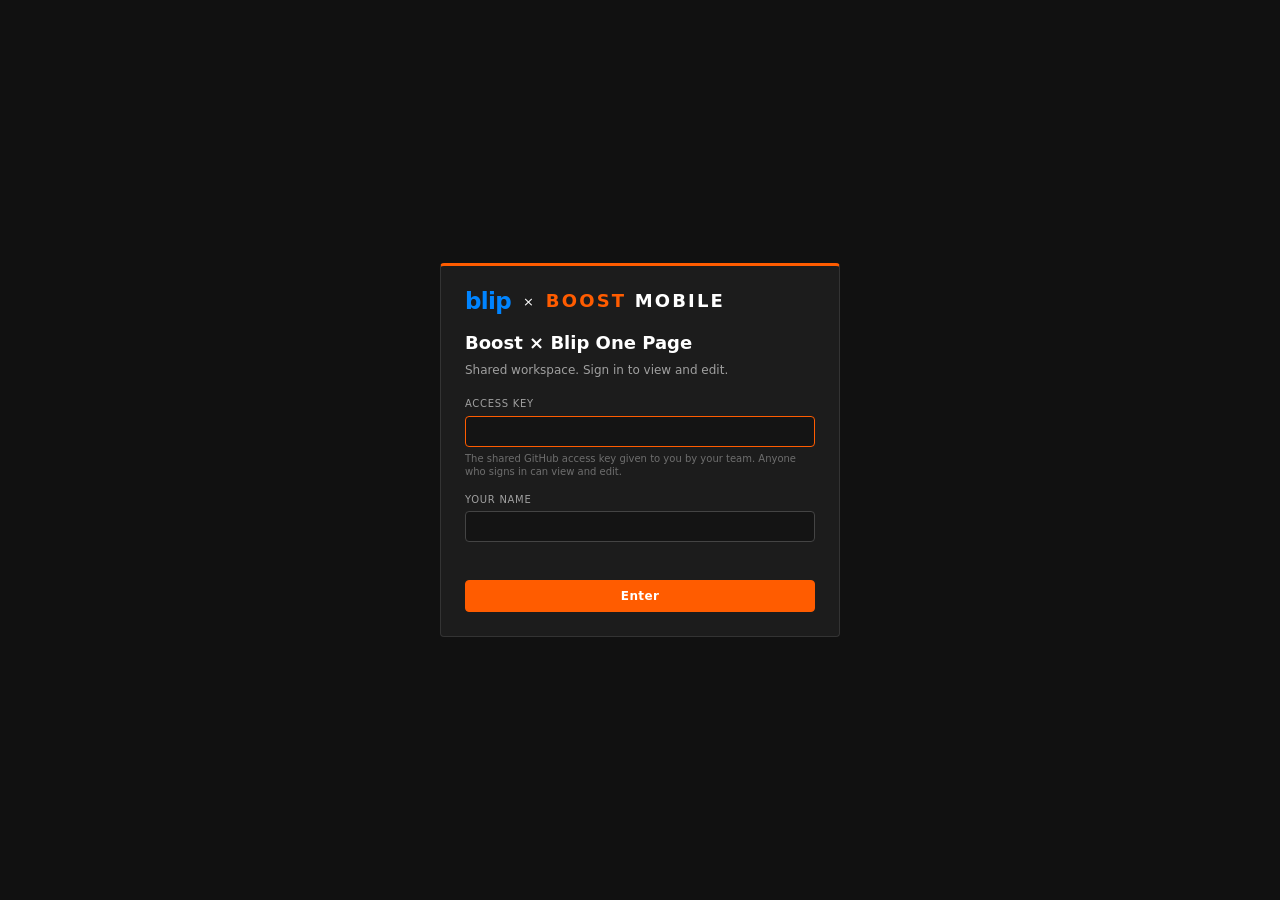
<file: index.html>
<!DOCTYPE html>
<html lang="en">
<head>
<meta charset="utf-8">
<meta name="viewport" content="width=device-width, initial-scale=1, viewport-fit=cover">
<title>Boost Mobile × Blip | Strategic Initiatives + Executive One Page</title>
<link rel="icon" href="data:image/svg+xml,<svg xmlns='http://www.w3.org/2000/svg' viewBox='0 0 100 100'><text y='.9em' font-size='90'>🎯</text></svg>">
<link rel="stylesheet" href="styles.css">
</head>
<body class="mode-display">
<svg width="0" height="0" style="position:absolute" aria-hidden="true"><defs>
  <symbol id="ic-bot" viewBox="0 0 24 24"><rect x="4" y="7" width="16" height="12" rx="3"/><path d="M12 3v4M9 12v1M15 12v1M9.5 16h5M2 12v3M22 12v3"/></symbol>
  <symbol id="ic-target" viewBox="0 0 24 24"><circle cx="12" cy="12" r="9"/><circle cx="12" cy="12" r="5"/><circle cx="12" cy="12" r="1.4"/></symbol>
  <symbol id="ic-loop" viewBox="0 0 24 24"><path d="M20 11a8 8 0 0 0-14.5-4.5M4 13a8 8 0 0 0 14.5 4.5"/><path d="M5 3v4h4M19 21v-4h-4"/></symbol>
  <symbol id="ic-callback" viewBox="0 0 24 24"><path d="M9 14 4 9l5-5"/><path d="M4 9h10a6 6 0 0 1 0 12h-3"/></symbol>
  <symbol id="ic-split" viewBox="0 0 24 24"><path d="M12 21v-8L6 7M12 13l6-6"/><path d="M4 4h5M4 4v5M20 4h-5M20 4v5"/></symbol>
  <symbol id="ic-chat" viewBox="0 0 24 24"><path d="M4 5h16v11H9l-5 4z"/><path d="M8 9h8M8 12h5"/></symbol>
  <symbol id="ic-door" viewBox="0 0 24 24"><path d="M14 3h5v18h-5"/><path d="M3 12h11M10 8l4 4-4 4"/></symbol>
  <symbol id="ic-megaphone" viewBox="0 0 24 24"><path d="M3 10v4h4l8 5V5L7 10z"/><path d="M18.5 9a4 4 0 0 1 0 6"/></symbol>
  <symbol id="ic-bell" viewBox="0 0 24 24"><path d="M6 16v-5a6 6 0 0 1 12 0v5l2 2H4z"/><path d="M10 21h4"/></symbol>
  <symbol id="ic-team" viewBox="0 0 24 24"><circle cx="8" cy="8" r="3"/><circle cx="16" cy="8" r="3"/><path d="M2 20a6 6 0 0 1 12 0M10 20a6 6 0 0 1 12 0"/></symbol>
  <symbol id="ic-catalog" viewBox="0 0 24 24"><rect x="3" y="3" width="7" height="7" rx="1"/><rect x="14" y="3" width="7" height="7" rx="1"/><rect x="3" y="14" width="7" height="7" rx="1"/><rect x="14" y="14" width="7" height="7" rx="1"/></symbol>
  <symbol id="ic-card" viewBox="0 0 24 24"><rect x="2" y="5" width="20" height="14" rx="2"/><path d="M2 10h20M6 15h4"/></symbol>
  <symbol id="ic-users" viewBox="0 0 24 24"><circle cx="10" cy="8" r="4"/><path d="M3 21a7 7 0 0 1 14 0M19 8v6M16 11h6"/></symbol>
  <symbol id="ic-filter" viewBox="0 0 24 24"><path d="M3 4h18l-7 8v7l-4 2v-9z"/></symbol>
  <symbol id="ic-cart" viewBox="0 0 24 24"><path d="M3 4h3l2.5 11h10L21 7H7"/><circle cx="10" cy="19.5" r="1.5"/><circle cx="17" cy="19.5" r="1.5"/></symbol>
  <symbol id="ic-star" viewBox="0 0 24 24"><path d="M12 3l2.7 5.6 6.1.9-4.4 4.3 1 6.1L12 17l-5.4 2.9 1-6.1L3.2 9.5l6.1-.9z"/></symbol>
  <symbol id="ic-chart" viewBox="0 0 24 24"><path d="M4 20V10M10 20V4M16 20v-7M22 20H2"/></symbol>
  <symbol id="ic-flag" viewBox="0 0 24 24"><path d="M5 21V4M5 4h12l-2 4 2 4H5"/></symbol>
  <symbol id="ic-bolt" viewBox="0 0 24 24"><path d="M13 2 4 14h7l-1 8 9-12h-7z"/></symbol>
  <symbol id="ic-link" viewBox="0 0 24 24"><path d="M10 14a4 4 0 0 0 5.7 0l3-3a4 4 0 0 0-5.7-5.7l-1 1"/><path d="M14 10a4 4 0 0 0-5.7 0l-3 3a4 4 0 0 0 5.7 5.7l1-1"/></symbol>
  <symbol id="ic-store" viewBox="0 0 24 24"><path d="M3 9l2-5h14l2 5M4 9v11h16V9M3 9h18M9 20v-6h6v6"/></symbol>
  <symbol id="ic-shield" viewBox="0 0 24 24"><path d="M12 3l8 3v6c0 5-3.5 8-8 9-4.5-1-8-4-8-9V6z"/><path d="M9 12l2 2 4-4"/></symbol>
  <symbol id="ic-chev" viewBox="0 0 24 24"><path d="M6 9l6 6 6-6"/></symbol>
  <symbol id="ic-right" viewBox="0 0 24 24"><path d="M5 12h14M13 6l6 6-6 6"/></symbol>
  <symbol id="ic-plus" viewBox="0 0 24 24"><path d="M12 5v14M5 12h14"/></symbol>
  <symbol id="ic-trash" viewBox="0 0 24 24"><path d="M4 7h16M9 7V4h6v3M6 7l1 13h10l1-13"/></symbol>
  <symbol id="ic-up" viewBox="0 0 24 24"><path d="M12 19V5M6 11l6-6 6 6"/></symbol>
  <symbol id="ic-down" viewBox="0 0 24 24"><path d="M12 5v14M6 13l6 6 6-6"/></symbol>
  <symbol id="ic-eye" viewBox="0 0 24 24"><path d="M2 12s3.5-7 10-7 10 7 10 7-3.5 7-10 7S2 12 2 12z"/><circle cx="12" cy="12" r="3"/></symbol>
  <symbol id="ic-edit" viewBox="0 0 24 24"><path d="M4 20h4L19 9l-4-4L4 16z"/><path d="M13 7l4 4"/></symbol>
  <symbol id="ic-save" viewBox="0 0 24 24"><path d="M5 3h11l3 3v15H5z"/><path d="M8 3v5h7V3M8 21v-7h8v7"/></symbol>
  <symbol id="ic-history" viewBox="0 0 24 24"><path d="M3 12a9 9 0 1 0 3-6.7"/><path d="M3 4v5h5M12 8v4l3 2"/></symbol>
  <symbol id="ic-x" viewBox="0 0 24 24"><path d="M6 6l12 12M18 6L6 18"/></symbol>
  <symbol id="ic-copy" viewBox="0 0 24 24"><rect x="8" y="8" width="12" height="12" rx="2"/><path d="M16 8V4H4v12h4"/></symbol>
  <symbol id="ic-globe" viewBox="0 0 24 24"><circle cx="12" cy="12" r="9"/><path d="M3 12h18M12 3a15 15 0 0 1 0 18a15 15 0 0 1 0-18z"/></symbol>
  <symbol id="ic-list" viewBox="0 0 24 24"><path d="M8 6h13M8 12h13M8 18h13M3.5 6h.01M3.5 12h.01M3.5 18h.01"/></symbol>
  <symbol id="ic-dash" viewBox="0 0 24 24"><rect x="3" y="3" width="18" height="18" rx="2"/><path d="M3 9h18M9 21V9"/></symbol>
</defs></svg>

<header class="app-header">
  <div class="lockup">
    <div class="logo-slot" id="logo-blip" data-brand="blip" title="Blip"></div>
    <span class="x" aria-hidden="true">×</span>
    <div class="logo-slot" id="logo-boost" data-brand="boost" title="Boost Mobile"></div>
  </div>
  <div class="hdr-controls">
    <div class="seg lang" role="group" aria-label="Language">
      <button id="lang-en" aria-pressed="true"><svg class="i"><use href="#ic-globe"/></svg>EN</button>
      <button id="lang-pt" aria-pressed="false">PT</button>
    </div>
    <div class="seg" role="group" aria-label="Mode">
      <button id="mode-display" aria-pressed="true"><svg class="i"><use href="#ic-eye"/></svg><span data-t="display"></span></button>
      <button id="mode-edit" aria-pressed="false"><svg class="i"><use href="#ic-edit"/></svg><span data-t="edit"></span></button>
    </div>
    <button class="btn ghost sm" id="btn-versions"><svg class="i"><use href="#ic-history"/></svg><span data-t="versions"></span></button>
    <button class="btn ghost sm edit-only" id="btn-add"><svg class="i"><use href="#ic-plus"/></svg><span data-t="addInitiative"></span></button>
    <button class="btn ghost sm edit-only" id="btn-cancel"><svg class="i"><use href="#ic-x"/></svg><span data-t="cancelEdit"></span></button>
    <button class="btn sm edit-only" id="btn-save"><svg class="i"><use href="#ic-save"/></svg><span data-t="saveVersion"></span></button>
    <span class="save-indicator" id="save-indicator"></span>
    <button class="icon-btn" id="btn-logout" title="Sign out" aria-label="Sign out"><svg class="i"><use href="#ic-x"/></svg></button>
  </div>
</header>

<nav class="tabbar" role="tablist" id="tabbar"></nav>
<div id="banner-slot"></div>

<main>
  <div class="page" id="page-si">
    <section class="hero">
      <div class="hero-copy">
        <div class="kicker" id="h-kicker" data-meta="kicker"></div>
        <h1 id="h-title" data-meta="title"></h1>
        <p id="h-sub" data-meta="subtitle"></p>
      </div>
      <div class="fbox" id="fbox"></div>
    </section>
    <section class="section">
      <h2 class="section-title"><svg class="i"><use href="#ic-filter"/></svg><span data-t="mapTitle"></span></h2>
      <p class="section-lead" data-t="mapLead"></p>
      <div class="obj-edit edit-only" id="obj-edit"></div>
      <div class="funnel-map" id="funnel-map"></div>
    </section>
    <section class="section" id="detail-section">
      <button class="big-toggle" id="detail-toggle" aria-expanded="false">
        <span class="bt-ic"><svg class="i"><use href="#ic-list"/></svg></span>
        <span><span class="bt-t" data-t="detailTitle"></span><span class="bt-s" id="detail-sub"></span></span>
        <span class="bt-cta"><span id="detail-cta"></span><span class="chev"><svg class="i"><use href="#ic-chev"/></svg></span></span>
      </button>
      <div class="detail-wrap" id="detail-wrap">
        <div class="filters" id="filters"></div>
        <div class="cards" id="cards"></div>
      </div>
    </section>
  </div>
  <div class="page" id="page-exec"></div>
  <div class="page" id="page-help"></div>
  <div class="page" id="page-roi"></div>
</main>
<footer><span id="foot-src"></span><span id="who"></span><span id="foot-ver"></span></footer>

<div class="drawer-back" id="drawer-back"></div>
<aside class="drawer" id="drawer" aria-label="Versions">
  <div class="drawer-head"><h3 data-t="versions"></h3><button class="icon-btn" id="drawer-close" aria-label="Close"><svg class="i"><use href="#ic-x"/></svg></button></div>
  <div class="drawer-body" id="drawer-body"></div>
</aside>
<div class="modal-back" id="modal-back"><div class="modal" id="modal"></div></div>
<input type="file" id="logo-file" accept="image/png,image/svg+xml,image/jpeg,image/webp" hidden>
<div id="toast-wrap"></div>

<div class="login-back" id="login"></div>
<script src="config.js"></script>
<script src="app.js"></script>
</body>
</html>
</file>
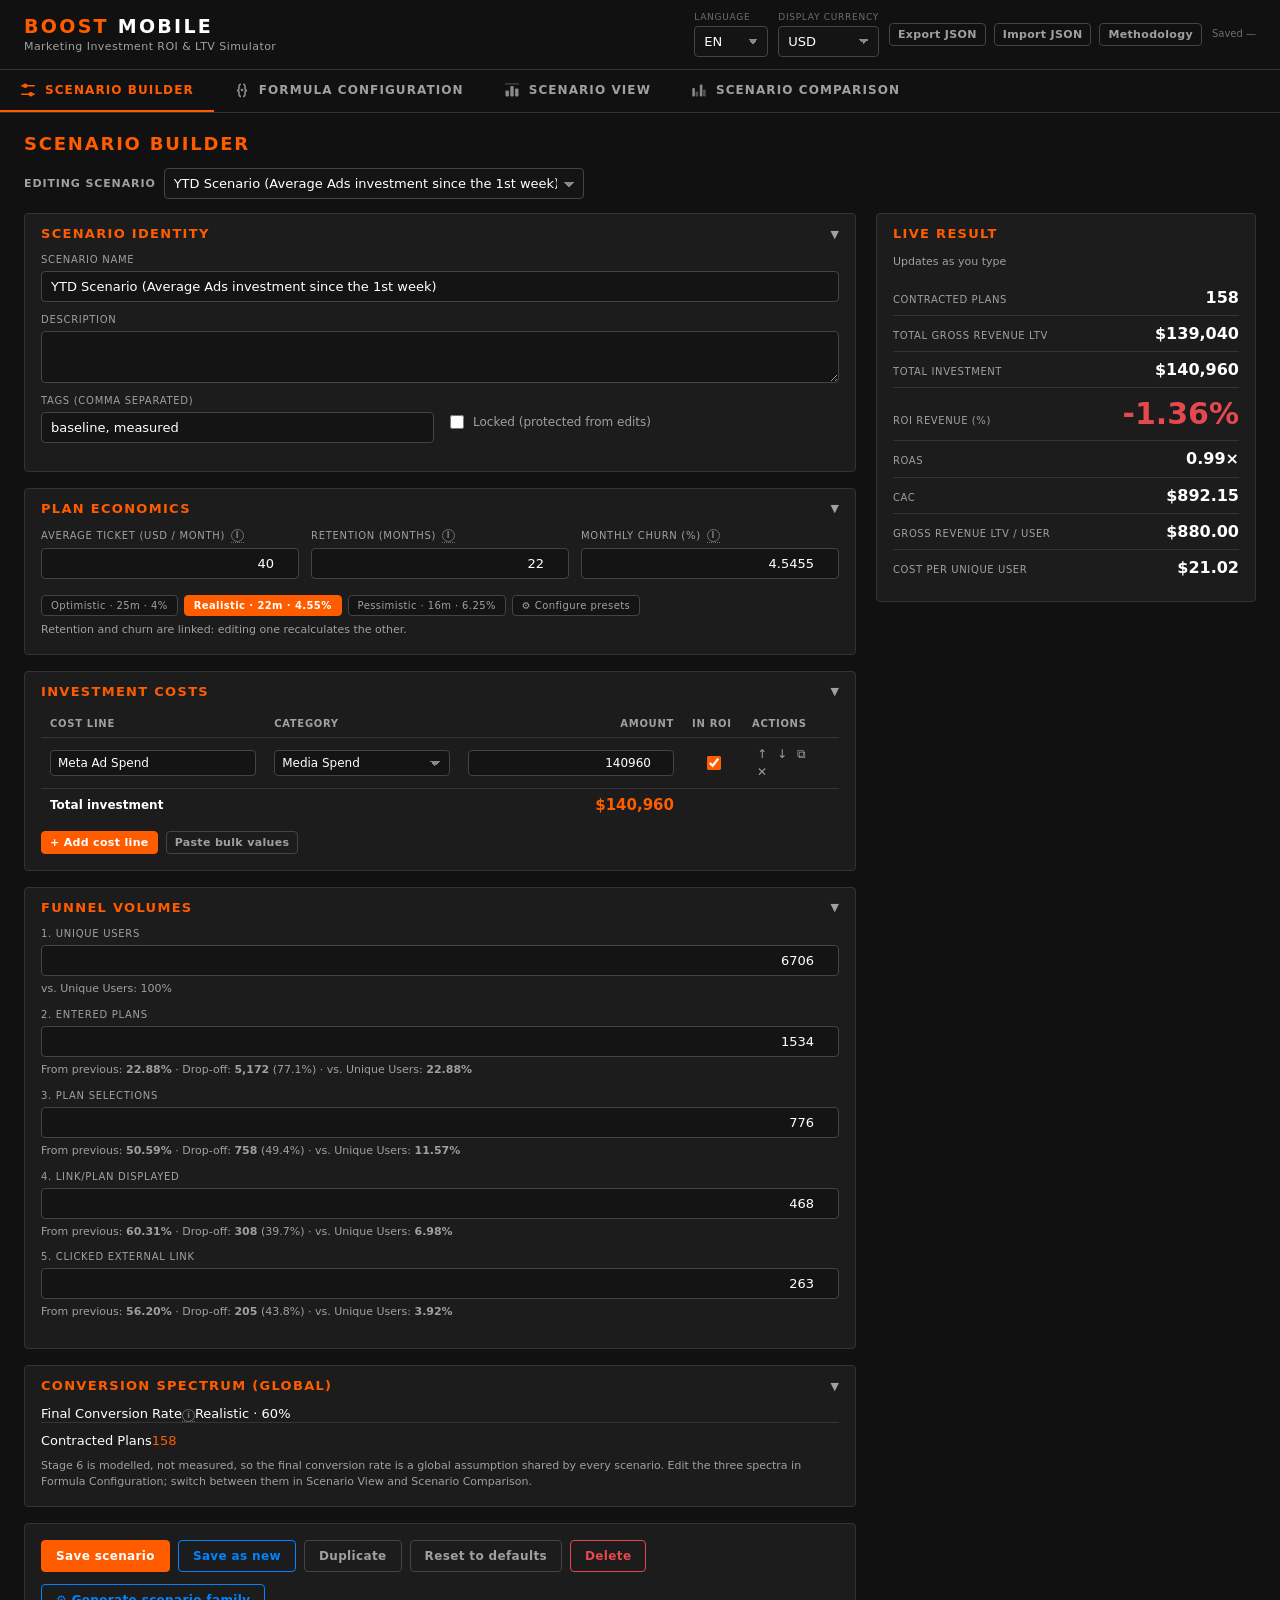
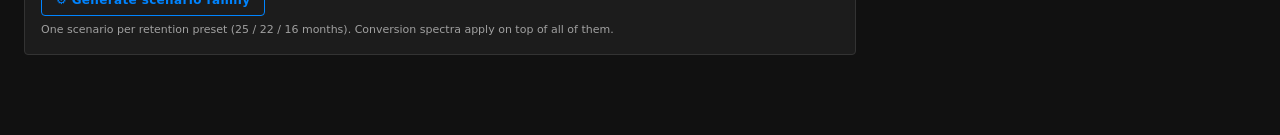
<file: roi.html>
<!DOCTYPE html>
<html lang="en">
<head>
<meta charset="utf-8">
<meta name="viewport" content="width=device-width, initial-scale=1">
<title>Boost Mobile — Marketing Investment ROI &amp; LTV Simulator</title>
<style>
/* ============================================================================
   CONFIG / DESIGN TOKENS  — Boost Dark Analytical Theme
   ========================================================================== */
:root{
  --bg-page:#111111;
  --bg-surface:#1C1C1C;
  --bg-surface-2:#181818;
  --bg-input:#141414;
  --border:#333333;
  --border-input:#444444;
  --text-primary:#FFFFFF;
  --text-secondary:#A0A0A0;
  --text-dim:#6E6E6E;
  --brand-orange:#FF5C00;
  --brand-orange-h:#FF7326;
  --brand-blue:#0084FF;
  --accent-cyan:#00D2FF;
  --status-negative:#E5484D;
  --status-positive:#30A46C;
  --status-warn:#F5A524;
  --radius:4px;
  --shadow:0 4px 6px rgba(0,0,0,.5);
  --sp:16px;
  --font:'Inter','Roboto','Segoe UI',system-ui,-apple-system,'Helvetica Neue',Arial,sans-serif;
  --mono:'SFMono-Regular',Consolas,'Liberation Mono',Menlo,monospace;
}
*{box-sizing:border-box}
html,body{margin:0;padding:0}
body{
  background:var(--bg-page);color:var(--text-primary);
  font-family:var(--font);font-size:13px;line-height:1.2;
  -webkit-font-smoothing:antialiased;
}
h1,h2,h3,h4{margin:0;font-weight:700}
button,input,select,textarea{font-family:inherit;font-size:inherit;color:inherit}
a{color:var(--brand-blue)}
::selection{background:var(--brand-orange);color:#fff}

/* --------------------------------- layout -------------------------------- */
.app-header{
  position:sticky;top:0;z-index:60;background:var(--bg-page);
  border-bottom:1px solid var(--border);
  display:flex;align-items:center;gap:24px;padding:12px 24px;flex-wrap:wrap;
}
.brand{display:flex;flex-direction:column;gap:2px;min-width:230px}
.wordmark{font-size:19px;font-weight:800;letter-spacing:.12em;color:var(--brand-orange);text-transform:uppercase}
.wordmark span{color:var(--text-primary)}
.subtitle{font-size:11px;color:var(--text-secondary);letter-spacing:.04em}
.header-controls{display:flex;align-items:center;gap:10px;margin-left:auto;flex-wrap:wrap}
.header-field{display:flex;flex-direction:column;gap:3px}
.header-field>label{font-size:9px;letter-spacing:.08em;text-transform:uppercase;color:var(--text-dim)}
.save-indicator{font-size:10px;color:var(--text-dim);white-space:nowrap;max-width:190px}
.save-indicator.dirty{color:var(--status-warn)}

.tabs{display:flex;gap:0;border-bottom:1px solid var(--border);background:var(--bg-page);
  position:sticky;top:64px;z-index:55;overflow-x:auto}
.tab-btn{
  display:inline-flex;align-items:center;gap:9px;
  background:none;border:none;border-bottom:2px solid transparent;cursor:pointer;
  padding:12px 20px;font-size:12px;font-weight:700;letter-spacing:.09em;text-transform:uppercase;
  color:var(--text-secondary);white-space:nowrap;
}
/* Flat monochrome tab glyphs: no gradients, no strokes, colour inherited from
   the tab state so they follow hover and the active orange automatically. */
.tab-btn svg{width:16px;height:16px;flex:none;fill:currentColor;opacity:.85}
.tab-btn[aria-selected="true"] svg{opacity:1}
@media (max-width:600px){ .tab-btn{gap:6px;padding:12px 12px} }
.tab-btn:hover{color:var(--text-primary)}
.tab-btn[aria-selected="true"]{color:var(--brand-orange);border-bottom-color:var(--brand-orange)}
.tab-panel{display:none;padding:20px 24px 64px}
.tab-panel.active{display:block}

.two-col{display:grid;grid-template-columns:minmax(0,1fr) 380px;gap:20px;align-items:start}
.sticky-col{position:sticky;top:118px}
.grid12{display:grid;grid-template-columns:repeat(12,minmax(0,1fr));gap:16px}
.col-12{grid-column:span 12}.col-8{grid-column:span 8}.col-6{grid-column:span 6}
.col-4{grid-column:span 4}.col-3{grid-column:span 3}

/* ---------------------------------- cards -------------------------------- */
.card{background:var(--bg-surface);border:1px solid var(--border);border-radius:var(--radius);margin-bottom:16px}
.card-head{display:flex;align-items:center;gap:10px;padding:12px 16px;cursor:pointer;user-select:none}
.card-head.static{cursor:default}
.card-head h2,.card-head h3{
  font-size:13px;font-weight:700;letter-spacing:.1em;text-transform:uppercase;color:var(--brand-orange);
}
.card-head .chev{margin-left:auto;color:var(--text-secondary);font-size:11px;transition:transform .15s}
.card.collapsed .card-body{display:none}
.card.collapsed .chev{transform:rotate(-90deg)}
.card-body{padding:0 16px 16px}
.section-title{font-size:18px;font-weight:800;letter-spacing:.1em;text-transform:uppercase;color:var(--brand-orange);margin:0 0 14px}
.hint{font-size:11px;color:var(--text-secondary);line-height:1.45}

/* --------------------------------- controls ------------------------------ */
.field{display:flex;flex-direction:column;gap:5px;margin-bottom:12px;min-width:0}
.field>label{font-size:10px;letter-spacing:.07em;text-transform:uppercase;color:var(--text-secondary);display:flex;align-items:center;gap:6px}
input[type=text],input[type=number],select,textarea{
  background:var(--bg-input);border:1px solid var(--border-input);border-radius:var(--radius);
  color:var(--text-primary);padding:7px 9px;width:100%;outline:none;
}
input[type=number]{text-align:right;font-variant-numeric:tabular-nums}
textarea{resize:vertical;min-height:52px;line-height:1.35}
input:focus,select:focus,textarea:focus{border-color:var(--brand-orange)}
input:disabled,select:disabled{opacity:.5;cursor:not-allowed}
select{cursor:pointer;appearance:none;background-image:linear-gradient(45deg,transparent 50%,#888 50%),linear-gradient(135deg,#888 50%,transparent 50%);
  background-position:calc(100% - 14px) 52%,calc(100% - 9px) 52%;background-size:5px 5px;background-repeat:no-repeat;padding-right:26px}
input[type=range]{width:100%;accent-color:var(--brand-orange);background:transparent}
input[type=checkbox]{accent-color:var(--brand-orange);width:14px;height:14px;cursor:pointer}
:focus-visible{outline:2px solid var(--brand-orange);outline-offset:1px}
.inline{display:flex;align-items:center;gap:8px}
.row-2{display:grid;grid-template-columns:1fr 1fr;gap:12px}
.row-3{display:grid;grid-template-columns:repeat(3,1fr);gap:12px}
.presets{display:flex;gap:6px;flex-wrap:wrap;margin-top:4px}
.chip{
  background:var(--bg-input);border:1px solid var(--border-input);border-radius:var(--radius);
  color:var(--text-secondary);padding:4px 9px;font-size:10px;cursor:pointer;letter-spacing:.04em;
}
.chip:hover{border-color:var(--brand-orange);color:var(--text-primary)}
.chip.active{background:var(--brand-orange);border-color:var(--brand-orange);color:#fff;font-weight:700}

.btn{
  background:var(--brand-orange);border:1px solid var(--brand-orange);color:#fff;font-weight:700;
  border-radius:var(--radius);padding:8px 14px;cursor:pointer;font-size:12px;letter-spacing:.03em;
}
.btn:hover{background:var(--brand-orange-h);border-color:var(--brand-orange-h)}
.btn.secondary{background:transparent;border-color:var(--brand-blue);color:var(--brand-blue);font-weight:600}
.btn.secondary:hover{background:rgba(0,132,255,.12)}
.btn.ghost{background:transparent;border-color:var(--border-input);color:var(--text-secondary);font-weight:600}
.btn.ghost:hover{border-color:var(--text-secondary);color:var(--text-primary)}
.btn.danger{background:transparent;border-color:var(--status-negative);color:var(--status-negative);font-weight:600}
.btn.danger:hover{background:rgba(229,72,77,.14)}
.btn.sm{padding:4px 8px;font-size:11px}
.btn:disabled{opacity:.45;cursor:not-allowed}
.btn-row{display:flex;gap:8px;flex-wrap:wrap}
.icon-btn{background:none;border:none;color:var(--text-secondary);cursor:pointer;padding:3px 5px;border-radius:3px;font-size:12px;line-height:1}
.icon-btn:hover{color:var(--text-primary);background:#262626}

.badge{font-size:9px;font-weight:700;letter-spacing:.08em;text-transform:uppercase;padding:2px 6px;border-radius:3px;border:1px solid}
.badge.default{color:var(--text-dim);border-color:var(--border)}
.badge.modified{color:var(--brand-orange);border-color:var(--brand-orange)}
.badge.invalid{color:var(--status-negative);border-color:var(--status-negative)}
.badge.legacy{color:var(--brand-blue);border-color:var(--brand-blue)}
.badge.assumption{color:var(--status-warn);border-color:var(--status-warn)}

/* ---------------------------------- tables ------------------------------- */
table{width:100%;border-collapse:collapse;font-size:12px}
th,td{padding:7px 9px;text-align:left;border-bottom:1px solid var(--border);vertical-align:middle}
th{font-size:10px;font-weight:600;letter-spacing:.07em;text-transform:uppercase;color:var(--text-secondary)}
td.num,th.num{text-align:right;font-variant-numeric:tabular-nums}
tbody tr:hover{background:#202020}
tfoot td{font-weight:700;border-top:1px solid var(--border-input);border-bottom:none}
.table-wrap{overflow-x:auto}
table input[type=text],table input[type=number],table select{padding:5px 7px}

/* --------------------------------- KPI cards ----------------------------- */
.kpi-strip{display:grid;grid-template-columns:repeat(6,minmax(0,1fr));gap:12px;margin-bottom:16px}
.kpi{background:var(--bg-surface);border:1px solid var(--border);border-radius:var(--radius);padding:14px}
.kpi .k-label{font-size:10px;letter-spacing:.08em;text-transform:uppercase;color:var(--text-secondary);margin-bottom:8px}
.kpi .k-value{font-size:26px;font-weight:800;letter-spacing:-.01em;line-height:1.05;font-variant-numeric:tabular-nums;word-break:break-word}
.kpi .k-context{font-size:10px;color:var(--text-dim);margin-top:7px;line-height:1.35}
.kpi.hero .k-value{font-size:42px}
.pos{color:var(--status-positive)}.neg{color:var(--status-negative)}.orange{color:var(--brand-orange)}
.blue{color:var(--brand-blue)}.cyan{color:var(--accent-cyan)}.muted{color:var(--text-secondary)}

.live-panel .lp-row{display:flex;justify-content:space-between;align-items:baseline;gap:10px;padding:8px 0;border-bottom:1px solid var(--border)}
.live-panel .lp-row:last-child{border-bottom:none}
.live-panel .lp-label{font-size:10px;letter-spacing:.06em;text-transform:uppercase;color:var(--text-secondary)}
.live-panel .lp-val{font-size:16px;font-weight:700;font-variant-numeric:tabular-nums}
.live-panel .lp-val.big{font-size:30px;color:var(--brand-orange)}

/* ------------------------------ misc components -------------------------- */
.alert{border-radius:var(--radius);padding:9px 12px;font-size:11px;line-height:1.45;margin:8px 0;border:1px solid}
.alert.warn{border-color:var(--status-warn);color:#F7C97A;background:rgba(245,165,36,.08)}
.alert.err{border-color:var(--status-negative);color:#F2A0A2;background:rgba(229,72,77,.08)}
.alert.info{border-color:var(--border-input);color:var(--text-secondary);background:#161616}
.banner{position:sticky;top:118px;z-index:40;background:rgba(255,92,0,.12);border:1px solid var(--brand-orange);
  color:#FFB98C;padding:9px 12px;border-radius:var(--radius);font-size:11px;display:flex;align-items:center;gap:12px;margin-bottom:14px}
.tip{position:relative;cursor:help;border-bottom:1px dotted var(--text-dim)}
.tip .tip-box{
  display:none;position:absolute;left:0;bottom:calc(100% + 6px);z-index:80;width:270px;
  background:#000;border:1px solid var(--border-input);border-radius:var(--radius);padding:9px 11px;
  font-size:11px;line-height:1.45;color:var(--text-secondary);box-shadow:var(--shadow);white-space:normal;font-weight:400;text-transform:none;letter-spacing:0
}
.tip:hover .tip-box,.tip:focus .tip-box,.tip:focus-within .tip-box{display:block}
.tip .tip-box code{color:var(--brand-orange);font-family:var(--mono);font-size:10.5px}
.help-dot{display:inline-flex;align-items:center;justify-content:center;width:13px;height:13px;border-radius:50%;
  border:1px solid var(--text-dim);color:var(--text-dim);font-size:9px;font-weight:700;cursor:help}

#toast-wrap{position:fixed;right:18px;bottom:18px;z-index:200;display:flex;flex-direction:column;gap:8px}
.toast{background:var(--bg-surface);border:1px solid var(--brand-orange);border-left-width:3px;border-radius:var(--radius);
  padding:10px 14px;font-size:12px;box-shadow:var(--shadow);max-width:330px;animation:slidein .18s ease-out}
.toast.err{border-color:var(--status-negative)}
@keyframes slidein{from{opacity:0;transform:translateY(8px)}to{opacity:1;transform:none}}

.modal-backdrop{position:fixed;inset:0;background:rgba(0,0,0,.72);z-index:150;display:flex;align-items:center;justify-content:center;padding:24px}
.modal{background:var(--bg-surface);border:1px solid var(--border-input);border-radius:var(--radius);max-width:760px;width:100%;
  max-height:86vh;overflow:auto;box-shadow:var(--shadow)}
.modal-head{display:flex;align-items:center;gap:12px;padding:14px 18px;border-bottom:1px solid var(--border);position:sticky;top:0;background:var(--bg-surface)}
.modal-head h3{font-size:14px;letter-spacing:.09em;text-transform:uppercase;color:var(--brand-orange)}
.modal-body{padding:18px}
.modal-body h4{color:var(--text-primary);font-size:12px;letter-spacing:.06em;text-transform:uppercase;margin:18px 0 7px}
.modal-body h4:first-child{margin-top:0}
.modal-body p,.modal-body li{font-size:12px;line-height:1.55;color:var(--text-secondary)}
.modal-body code{font-family:var(--mono);font-size:11px;color:var(--brand-orange);background:#0d0d0d;padding:1px 4px;border-radius:3px}
.modal-foot{padding:12px 18px;border-top:1px solid var(--border);display:flex;justify-content:flex-end;gap:8px;position:sticky;bottom:0;background:var(--bg-surface)}

/* --------------------------------- formulas ------------------------------ */
.formula-card{background:var(--bg-surface-2);border:1px solid var(--border);border-radius:var(--radius);padding:13px;margin-bottom:12px}
.formula-head{display:flex;align-items:center;gap:9px;margin-bottom:10px;flex-wrap:wrap}
.formula-head .f-name{font-size:12px;font-weight:700;letter-spacing:.05em;text-transform:uppercase}
.formula-head .f-target{font-family:var(--mono);font-size:11px;color:var(--accent-cyan)}
.expr{display:flex;flex-wrap:wrap;gap:5px;align-items:center;background:var(--bg-input);border:1px solid var(--border);
  border-radius:var(--radius);padding:8px}
.expr select,.expr input{width:auto;padding:4px 6px;font-size:11px;background:#0e0e0e}
.expr select.op{color:var(--brand-orange);font-weight:700;min-width:52px;padding-right:20px}
.expr select.var{min-width:150px;padding-right:22px}
.expr input.const{width:88px;text-align:right;font-family:var(--mono)}
.term{display:inline-flex;align-items:center;gap:2px;background:#161616;border:1px solid var(--border);border-radius:3px;padding:2px}
.formula-foot{display:flex;align-items:center;gap:8px;margin-top:9px;flex-wrap:wrap}
.preview-out{font-family:var(--mono);font-size:11px;color:var(--accent-cyan);margin-left:auto}
.changelog{max-height:420px;overflow:auto}
.changelog li{list-style:none;border-bottom:1px solid var(--border);padding:8px 0;font-size:11px;color:var(--text-secondary);line-height:1.45}
.changelog li b{color:var(--text-primary);font-weight:600}
.changelog li .ts{display:block;color:var(--text-dim);font-size:10px;margin-top:3px}
.changelog ul{margin:0;padding:0}

/* --------------------------------- charts -------------------------------- */
svg{display:block;max-width:100%;height:auto;overflow:visible}
.chart-wrap{background:var(--bg-surface);border:1px solid var(--border);border-radius:var(--radius);padding:14px;margin-bottom:16px}
.chart-title{font-size:12px;font-weight:700;letter-spacing:.09em;text-transform:uppercase;color:var(--brand-orange);margin-bottom:12px}
.chart-sub{font-size:11px;color:var(--text-secondary);margin:-8px 0 12px}
text{font-family:var(--font)}
.legend{display:flex;gap:14px;flex-wrap:wrap;font-size:11px;color:var(--text-secondary);margin-top:10px}
.legend i{display:inline-block;width:10px;height:10px;border-radius:2px;margin-right:5px;vertical-align:-1px}
.matrix-pop{font-size:11px;color:var(--text-secondary)}

/* ------------------------------- comparison ------------------------------ */
.lens-switch{display:flex;align-items:center;gap:8px;flex-wrap:wrap;background:var(--bg-surface);
  border:1px solid var(--border);border-radius:var(--radius);padding:10px 12px;margin-bottom:14px}
.lens-switch .lens-label{font-size:11px;text-transform:uppercase;letter-spacing:.08em;color:var(--text-secondary);font-weight:700}
.lens-note{font-size:11px;color:var(--text-secondary);margin:-6px 0 14px}
.lens-note b{color:var(--brand-orange)}
.ptax-grid{display:grid;grid-template-columns:repeat(3,minmax(0,1fr));gap:10px}
@media (max-width:900px){.ptax-grid{grid-template-columns:1fr}}
.scn-chip{display:inline-flex;align-items:center;gap:7px;background:var(--bg-input);border:1px solid var(--border-input);
  border-radius:var(--radius);padding:6px 10px;font-size:11px;cursor:pointer}
.scn-chip .dot{width:9px;height:9px;border-radius:2px;flex:none}
.scn-chip.on{border-color:var(--text-secondary);color:var(--text-primary)}
.scn-chip .base-tag{font-size:9px;letter-spacing:.06em;text-transform:uppercase;color:var(--brand-orange);font-weight:700}
.delta-up{color:var(--status-positive)}.delta-down{color:var(--status-negative)}.delta-flat{color:var(--text-dim)}
.winner{border:1px solid var(--brand-orange);background:rgba(255,92,0,.07);border-radius:var(--radius);padding:16px;margin-bottom:16px}
.winner .w-label{font-size:10px;letter-spacing:.1em;text-transform:uppercase;color:var(--brand-orange);margin-bottom:8px;font-weight:700}
.winner .w-text{font-size:15px;line-height:1.5}

/* -------------------------------- responsive ----------------------------- */
@media (max-width:1200px){
  .kpi-strip{grid-template-columns:repeat(3,minmax(0,1fr))}
  .col-8,.col-6,.col-4,.col-3{grid-column:span 12}
}
@media (max-width:900px){
  .two-col{grid-template-columns:1fr}
  .sticky-col{position:static}
  .tabs{top:0;position:static}
  .app-header{position:static}
  .banner{top:0}
}
@media (max-width:560px){
  .kpi-strip{grid-template-columns:repeat(2,minmax(0,1fr))}
  .row-2,.row-3{grid-template-columns:1fr}
  .tab-panel{padding:14px 12px 48px}
  .app-header{padding:10px 12px}
  .header-controls{width:100%}
}

/* ---------------------------------- print -------------------------------- */
@media print{
  @page{size:landscape;margin:10mm}
  body{background:#fff;color:#000;font-size:10px}
  .app-header,.tabs,.no-print,#toast-wrap,.modal-backdrop{display:none !important}
  .tab-panel{display:none !important;padding:0}
  .tab-panel.active{display:block !important}
  .card,.kpi,.chart-wrap{background:#fff;border:1px solid #bbb;break-inside:avoid;page-break-inside:avoid}
  .section-title,.chart-title,.card-head h2,.card-head h3,.kpi .k-value.orange{color:#C24500 !important}
  .kpi .k-label,.hint,th,.k-context{color:#444 !important}
  .k-value{color:#000}
  .pos{color:#1d7a4d !important}.neg{color:#c0292e !important}
  th,td{border-bottom:1px solid #ccc}
  text{fill:#222}
  .sticky-col{position:static}
}
/* ---------- embedded in the Boost x Blip One Page ---------- */
html.embed .app-header .brand,html.embed .lang-field{display:none}
html.embed .app-header{padding:8px 16px;gap:12px}
html.embed .tabs{top:52px}
html.embed .save-indicator{max-width:260px}
</style>
</head>
<body>

<header class="app-header no-print">
  <div class="brand">
    <div class="wordmark">Boost <span>Mobile</span></div>
    <div class="subtitle" data-i18n="app.subtitle">Marketing Investment ROI &amp; LTV Simulator</div>
  </div>
  <div class="header-controls">
    <div class="header-field lang-field">
      <label for="hdr-lang" data-i18n="hdr.language">Language</label>
      <select id="hdr-lang" aria-label="Language">
        <option value="en">EN</option><option value="pt">PT-BR</option><option value="es">ES</option>
      </select>
    </div>
    <div class="header-field">
      <label for="hdr-currency" data-i18n="hdr.currency">Display currency</label>
      <select id="hdr-currency" aria-label="Display currency"></select>
    </div>
    <div class="btn-row" style="align-items:flex-end">
      <button class="btn ghost sm" id="btn-export-json" data-i18n="hdr.exportJson">Export JSON</button>
      <button class="btn ghost sm" id="btn-import-json" data-i18n="hdr.importJson">Import JSON</button>
      <button class="btn ghost sm" id="btn-methodology" data-i18n="hdr.methodology">Methodology</button>
    </div>
    <div class="save-indicator" id="save-indicator"></div>
  </div>
</header>

<nav class="tabs no-print" role="tablist" aria-label="Sections">
  <button class="tab-btn" role="tab" id="tabbtn-builder"  data-tab="builder"  aria-selected="false"><svg viewBox="0 0 16 16" aria-hidden="true" focusable="false"><rect x="1" y="3" width="14" height="1.5" rx=".75"/><circle cx="5.2" cy="3.75" r="2.3"/><rect x="1" y="11.5" width="14" height="1.5" rx=".75"/><circle cx="10.8" cy="12.25" r="2.3"/></svg><span data-i18n="tab.builder">Scenario Builder</span></button>
  <button class="tab-btn" role="tab" id="tabbtn-formulas" data-tab="formulas" aria-selected="false"><svg viewBox="0 0 16 16" aria-hidden="true" focusable="false"><path d="M7 1.6C4.9 1.6 4.2 2.9 4.2 4.7v1.5c0 1-.4 1.4-1.3 1.4v1.8c.9 0 1.3.4 1.3 1.4v1.5c0 1.8.7 3.1 2.8 3.1v-1.8c-1 0-1.2-.6-1.2-1.6v-1.6c0-1.1-.4-1.8-1.1-2.1.7-.3 1.1-1 1.1-2.1V4.6c0-1 .2-1.6 1.2-1.6z"/><path d="M9 1.6c2.1 0 2.8 1.3 2.8 3.1v1.5c0 1 .4 1.4 1.3 1.4v1.8c-.9 0-1.3.4-1.3 1.4v1.5c0 1.8-.7 3.1-2.8 3.1v-1.8c1 0 1.2-.6 1.2-1.6v-1.6c0-1.1.4-1.8 1.1-2.1-.7-.3-1.1-1-1.1-2.1V4.6c0-1-.2-1.6-1.2-1.6z"/><circle cx="8" cy="8" r="1.35"/></svg><span data-i18n="tab.formulas">Formula Configuration</span></button>
  <button class="tab-btn" role="tab" id="tabbtn-view"     data-tab="view"     aria-selected="false"><svg viewBox="0 0 16 16" aria-hidden="true" focusable="false"><rect x="1.5" y="8.5" width="3.4" height="6" rx="1"/><rect x="6.3" y="4" width="3.4" height="10.5" rx="1"/><rect x="11.1" y="6.5" width="3.4" height="8" rx="1"/><rect x="1" y="1.2" width="14" height="1.4" rx=".7" opacity=".45"/></svg><span data-i18n="tab.view">Scenario View</span></button>
  <button class="tab-btn" role="tab" id="tabbtn-compare"  data-tab="compare"  aria-selected="false"><svg viewBox="0 0 16 16" aria-hidden="true" focusable="false"><rect x="1.3" y="6" width="2.6" height="8.5" rx="1"/><rect x="4.6" y="9.5" width="2.6" height="5" rx="1" opacity=".55"/><rect x="8.8" y="2.5" width="2.6" height="12" rx="1"/><rect x="12.1" y="7.5" width="2.6" height="7" rx="1" opacity=".55"/></svg><span data-i18n="tab.compare">Scenario Comparison</span></button>
</nav>

<main>
  <section class="tab-panel" id="tab-builder"  role="tabpanel" aria-labelledby="tabbtn-builder"></section>
  <section class="tab-panel" id="tab-formulas" role="tabpanel" aria-labelledby="tabbtn-formulas"></section>
  <section class="tab-panel" id="tab-view"     role="tabpanel" aria-labelledby="tabbtn-view"></section>
  <section class="tab-panel" id="tab-compare"  role="tabpanel" aria-labelledby="tabbtn-compare"></section>
</main>

<div id="toast-wrap" aria-live="polite"></div>
<div id="modal-root"></div>
<input type="file" id="file-input" accept="application/json,.json" style="display:none">

<script>
"use strict";
/* ============================================================================
   CONFIG
   ========================================================================== */
const CONFIG = {
  STORAGE_KEY: 'boost_roi_calc_v1',
  SCHEMA_VERSION: 6,
  APP_NAME: 'Boost Mobile — Marketing Investment ROI & LTV Simulator',
  DEBOUNCE_MS: 120,
  MAX_COMPARE: 3,
  CHANGELOG_MAX: 20,
  SCENARIO_COLORS: ['#FF5C00', '#0084FF', '#00D2FF'],
  CURRENCIES: [
    { code: 'USD', symbol: '$',   rate: 1 },
    { code: 'BRL', symbol: 'R$',  rate: 5.16 },
    { code: 'EUR', symbol: '\u20AC', rate: 0.92 },
    { code: 'MXN', symbol: 'MX$', rate: 17.0 }
  ],
  LOCALES: { en: 'en-US', pt: 'pt-BR', es: 'es-MX' },
  /* Factory defaults only. The live values are user-editable and persisted in
     STATE.settings.presets — always read them through retPresets() /
     cvrPresets() / retPresets(), never straight from CONFIG. */
  RETENTION_PRESETS: [
    { key: 'optimistic',  churn: 0.0400, months: 25 },
    { key: 'realistic',   churn: 0.0455, months: 22 },
    { key: 'pessimistic', churn: 0.0625, months: 16 }
  ],
  CVR_PRESETS: [
    { key: 'optimistic',  v: 0.70 },
    { key: 'realistic',   v: 0.60 },
    { key: 'pessimistic', v: 0.50 }
  ],
  FUNNEL_STAGES: ['funnel_s1_unique_users','funnel_s2_entered_plans','funnel_s3_plan_selections','funnel_s4_link_displayed','funnel_s5_clicked_external'],
  COST_CATEGORIES: ['Media Spend','Agency Fees','Creative Production','Technology/Platform','Incentives/Discounts','Other']
};

/* ============================================================================
   I18N  — every UI string lives here. Metric / variable / formula labels live
   in the VARIABLE_REGISTRY and FORMULA_DEFS (also trilingual).
   ========================================================================== */
const I18N = {
en: {
  'app.subtitle':'Marketing Investment ROI & LTV Simulator',
  'builder.editing':'Editing scenario','hdr.language':'Language','hdr.currency':'Display currency',
  'hdr.exportJson':'Export JSON','hdr.importJson':'Import JSON','hdr.methodology':'Methodology',
  'tab.builder':'Scenario Builder','tab.formulas':'Formula Configuration','tab.view':'Scenario View','tab.compare':'Scenario Comparison',
  'save.saved':'Saved {t}','save.unsaved':'Unsaved changes','save.embed':'In team draft \u2014 publish to share','save.embedRO':'Read-only version','save.memory':'Memory-only session — export your JSON',
  'common.yes':'Yes','common.no':'No','common.cancel':'Cancel','common.confirm':'Confirm','common.close':'Close','common.na':'n/a',
  'common.actions':'Actions','common.total':'Total','common.value':'Value','common.name':'Name','common.unit':'Unit','common.type':'Type',
  'common.scope':'Scope','common.symbol':'Symbol','common.description':'Description','common.source':'Source','common.category':'Category',
  'common.loss':'Loss','common.baseline':'Baseline','common.delta':'Delta','common.of_total':'% of total','common.print':'Print / PDF',
  'common.assumption':'Assumption','common.derived':'Derived','common.input':'Input','common.stage':'Stage','common.step':'Step',
  'builder.identity':'Scenario identity','builder.name':'Scenario name','builder.desc':'Description','builder.tags':'Tags (comma separated)',
  'builder.economics':'Plan economics','builder.avgTicket':'Average ticket (USD / month)','builder.retention':'Retention (months)',
  'builder.churn':'Monthly churn (%)','builder.churnLink':'Retention and churn are linked: editing one recalculates the other.',
  'builder.costs':'Investment costs','builder.addCost':'+ Add cost line','builder.costLabel':'Cost line','builder.amount':'Amount',
  'builder.include':'In ROI','builder.totalInvestment':'Total investment','builder.pasteBulk':'Paste bulk values',
  'builder.pasteHint':'Paste one line per cost, as "Label; Amount" or "Label<TAB>Amount". Existing lines are kept.',
  'builder.funnel':'Funnel volumes','builder.finalConvRate':'Final conversion rate (%)',
  'builder.spectrum':'Conversion spectrum (global)',
  'builder.spectrumHint':'Stage 6 is modelled, not measured, so the final conversion rate is a global assumption shared by every scenario. Edit the three spectra in Formula Configuration; switch between them in Scenario View and Scenario Comparison.',
  'builder.familyHint':'One scenario per retention preset ({r}). Conversion spectra apply on top of all of them.',
  'preset.edit':'Configure presets','preset.save':'Save presets','preset.reset':'Restore factory values',
  'preset.saved':'Presets saved and applied.','preset.invalid':'Enter values between 0 and 100.',
  'preset.months':'Months','preset.pct':'Rate (%)',
  'preset.hintCvr':'These values drive the buttons above, the scenario family generator and the comparison labels. They are stored with your workspace.',
  'preset.hintRet':'Retention in months. Monthly churn stays linked as 1 / months.',
  'builder.stepConv':'From previous','builder.dropoff':'Drop-off','builder.vsUU':'vs. Unique Users',
  'builder.save':'Save scenario','builder.saveNew':'Save as new','builder.duplicate':'Duplicate','builder.reset':'Reset to defaults',
  'builder.delete':'Delete','builder.family':'Generate scenario family','builder.locked':'Locked (protected from edits)',
  'builder.lockedMsg':'This scenario is locked. Unlock it to edit.','builder.discard':'Discard unsaved changes?',
  'builder.dupName':'A scenario with this name already exists. Suggested: {n}',
  'builder.familyDone':'{n} scenarios generated from the current inputs.',
  'builder.familyConfirm':'This creates one scenario per retention preset from the current inputs. The conversion spectrum stays global and is switched in the View and Comparison tabs. Continue?',
  'builder.deleteConfirm':'Delete scenario "{n}"? This cannot be undone.','builder.resetConfirm':'Reset all inputs of this scenario to the seed defaults?',
  'builder.saved':'Scenario saved.','builder.lastMin':'At least one scenario must remain.',
  'live.title':'Live result','live.updating':'Updates as you type',
  'funnel.increasing':'Stage volume is higher than the previous stage. A growing funnel is physically impossible unless you are modelling re-entry.',
  'formula.dictionary':'Variable dictionary','formula.builder':'Formula builder','formula.changelog':'Formula changelog',
  'formula.save':'Save formulas','formula.resetAll':'Reset all formulas to market defaults','formula.resetOne':'Reset',
  'formula.preview':'Preview result','formula.addTerm':'+ Add term','formula.removeTerm':'Remove last term',
  'formula.unsaved':'You have unsaved formula changes. They will not affect any scenario until you save.',
  'formula.saved':'Formulas updated \u2014 {n} scenarios recalculated.','formula.resetAllConfirm':'Reset every formula to its market default? Unsaved edits are lost.',
  'formula.invalidSyntax':'{f}: unbalanced or incomplete expression near term {i}.',
  'formula.invalidVar':'{f}: term {i} references an unknown variable.',
  'formula.circular':'{f}: circular reference \u2014 this formula depends on itself through {v}.',
  'formula.blocked':'Cannot save: {n} formula(s) have errors.','formula.noChanges':'No formula changes to save.',
  
  
  
  
  
  'formula.settings':'Calculation settings','formula.showLoss':'Show "Loss" label instead of negative values',
  'formula.roundPlans':'Round contracted plans to whole users',
  'formula.roundHint':'The source spreadsheet rounds conversions to whole customers. Turning this off produces fractional plans and a slightly different ROI.',
  'formula.changed':'{f}: {a} \u2192 {b}','formula.noChangelog':'No formula changes recorded yet.',
  'formula.fxRate':'FX rate — 1 USD in {c}','formula.fxHint':'Display only. All calculations stay in USD.',
  'formula.ptaxTitle':'Currency & PTAX rates','formula.ptaxRate':'1 USD in {c}',
  'formula.ptaxHint':'Reference rate used to convert every figure on screen. Update it whenever you refresh the quotation.',
  'formula.usdOnly':'All financial inputs must be typed in USD \u2014 ticket, cost lines and every calculation stay in USD internally. Other currencies are a display layer only.',
  'lens.title':'Conversion lens',
  'lens.hintOverride':'Applied to every scenario on this tab. Saved scenarios are not modified.',
  'lens.globalTitle':'Conversion scenarios (global)',
  'lens.globalHint':'Optimistic, realistic and pessimistic rates are global: they apply to every scenario and drive the conversion lens in Scenario View and Scenario Comparison.',
  'view.kpis':'Key performance indicators','view.funnel':'Funnel visualization','view.dropoff':'Drop-off analysis',
  'view.revenue':'Revenue & ROI','view.tables':'Summary tables','view.funnelDetail':'Funnel detail','view.unitEconomics':'Unit economics',
  'view.costBreakdown':'Cost breakdown','view.waterfall':'Investment to return waterfall','view.sensitivity':'ROI sensitivity to final conversion rate',
  'view.ltvCurve':'Cumulative LTV by month','view.exportPng':'Export view to PNG','view.copyText':'Copy summary as text',
  'view.derivedStage':'Derived stage \u2014 not measured','view.breakevenGap':'{n} conversions above break-even',
  'view.breakevenGapNeg':'{n} conversions short of break-even','view.breakevenAt':'Break-even at {n} conversions ({r} final CVR)',
  'view.bottleneck':'Main bottleneck','view.currentPoint':'Current','view.matrixHint':'Hover a stage to see conversion versus every previous stage.',
  'view.topLine':'ROAS of {r} is a top-line measure: it shows how much lifetime revenue the media bought, not whether the cohort was profitable. Costs of serving the customer are outside this model, so read it as revenue efficiency, not as profit. Break-even on this basis is 1.00\u00D7.',
  'view.paybackMonth':'Payback in month {n}','view.noPayback':'No payback within the retention window',
  'view.copied':'Summary copied to clipboard.','view.copyFail':'Copy failed \u2014 the text is shown in the dialog, select and copy it manually.',
  'view.pngFail':'PNG export is not available in this browser. Use Print / PDF instead.',
  'view.pngDone':'PNG exported.','view.cpaStep':'CPA at stage',
  'view.matrixTitle':'Conversion versus every previous stage',
  'cmp.select':'Select up to {n} scenarios','cmp.setBaseline':'Set as baseline','cmp.kpiGrid':'Comparison KPI grid',
  'cmp.funnels':'Overlaid funnels','cmp.bars':'Financial comparison','cmp.delta':'Delta table','cmp.winner':'Executive read',
  'cmp.absolute':'Absolute','cmp.normalized':'Normalized to 100%','cmp.exportPng':'Export comparison to PNG','cmp.copyText':'Copy comparison as text',
  'cmp.needTwo':'Select at least two scenarios to compare.','cmp.reference':'Reference scenario',
  'cmp.winnerText':'{name} delivers {roas}\u00D7 ROAS against {broas}\u00D7 at baseline, driven by {driver}.',
  'cmp.driverInvestment':'a {p} lower investment base at comparable conversion efficiency',
  'cmp.driverInvestmentUp':'a {p} higher investment base offset by stronger conversion',
  'cmp.driverVolume':'{p} more contracted plans on the same investment base',
  'cmp.driverEfficiency':'a {p} lower cost per acquisition',
  'cmp.driverMixed':'a combination of investment level and conversion efficiency',
  'cmp.baselineIs':'Baseline: {n}',
  'meth.title':'Methodology notes','meth.close':'Close',
  'io.exported':'Scenario file exported.','io.imported':'{n} scenarios imported.','io.badSchema':'Import rejected: {r}',
  'io.badJson':'The file is not valid JSON.','io.wrongVersion':'unsupported schema version {v}.','io.noScenarios':'no scenarios found in the file.',
  'io.importMode':'Replace the current workspace or add these scenarios to it?','io.replace':'Replace','io.merge':'Add to workspace',
  'err.storage':'Local storage is unavailable (private mode?). Your work lives in memory only for this session \u2014 export the JSON before closing.',
  'unit.usd':'USD','unit.months':'months','unit.percent':'%','unit.count':'users','unit.ratio':'ratio'
},
pt: {
  'app.subtitle':'Simulador de ROI e LTV de Investimento em Marketing',
  'builder.editing':'Editando o cen\u00E1rio','hdr.language':'Idioma','hdr.currency':'Moeda de exibi\u00E7\u00E3o',
  'hdr.exportJson':'Exportar JSON','hdr.importJson':'Importar JSON','hdr.methodology':'Metodologia',
  'tab.builder':'Criar cen\u00E1rio','tab.formulas':'Configura\u00E7\u00E3o de f\u00F3rmulas','tab.view':'Visualiza\u00E7\u00E3o','tab.compare':'Compara\u00E7\u00E3o',
  'save.saved':'Salvo {t}','save.unsaved':'Altera\u00E7\u00F5es n\u00E3o salvas','save.embed':'No rascunho do time \u2014 publique para compartilhar','save.embedRO':'Vers\u00E3o somente leitura','save.memory':'Sess\u00E3o apenas em mem\u00F3ria \u2014 exporte o JSON',
  'common.yes':'Sim','common.no':'N\u00E3o','common.cancel':'Cancelar','common.confirm':'Confirmar','common.close':'Fechar','common.na':'n/d',
  'common.actions':'A\u00E7\u00F5es','common.total':'Total','common.value':'Valor','common.name':'Nome','common.unit':'Unidade','common.type':'Tipo',
  'common.scope':'Escopo','common.symbol':'S\u00EDmbolo','common.description':'Descri\u00E7\u00E3o','common.source':'Origem','common.category':'Categoria',
  'common.loss':'Preju\u00EDzo','common.baseline':'Baseline','common.delta':'Delta','common.of_total':'% do total','common.print':'Imprimir / PDF',
  'common.assumption':'Premissa','common.derived':'Derivada','common.input':'Entrada','common.stage':'Etapa','common.step':'Passo',
  'builder.identity':'Identidade do cen\u00E1rio','builder.name':'Nome do cen\u00E1rio','builder.desc':'Descri\u00E7\u00E3o','builder.tags':'Tags (separadas por v\u00EDrgula)',
  'builder.economics':'Economia do plano','builder.avgTicket':'Ticket m\u00E9dio (USD / m\u00EAs)','builder.retention':'Reten\u00E7\u00E3o (meses)',
  'builder.churn':'Churn mensal (%)','builder.churnLink':'Reten\u00E7\u00E3o e churn s\u00E3o ligados: editar um recalcula o outro.',
  'builder.costs':'Custos de investimento','builder.addCost':'+ Adicionar linha de custo','builder.costLabel':'Linha de custo','builder.amount':'Valor',
  'builder.include':'No ROI','builder.totalInvestment':'Investimento total','builder.pasteBulk':'Colar valores em lote',
  'builder.pasteHint':'Cole uma linha por custo, como "R\u00F3tulo; Valor" ou "R\u00F3tulo<TAB>Valor". As linhas existentes s\u00E3o mantidas.',
  'builder.funnel':'Volumes do funil','builder.finalConvRate':'Taxa de convers\u00E3o final (%)',
  'builder.spectrum':'Espectro de convers\u00E3o (global)',
  'builder.spectrumHint':'A etapa 6 \u00E9 modelada, n\u00E3o medida, ent\u00E3o a taxa de convers\u00E3o final \u00E9 uma premissa global compartilhada por todos os cen\u00E1rios. Edite os tr\u00EAs espectros em Configura\u00E7\u00E3o de F\u00F3rmulas; alterne entre eles na Visualiza\u00E7\u00E3o e na Compara\u00E7\u00E3o.',
  'builder.familyHint':'Um cen\u00E1rio por preset de reten\u00E7\u00E3o ({r}). Os espectros de convers\u00E3o se aplicam sobre todos eles.',
  'preset.edit':'Configurar presets','preset.save':'Salvar presets','preset.reset':'Restaurar valores de f\u00E1brica',
  'preset.saved':'Presets salvos e aplicados.','preset.invalid':'Informe valores entre 0 e 100.',
  'preset.months':'Meses','preset.pct':'Taxa (%)',
  'preset.hintCvr':'Estes valores alimentam os bot\u00F5es acima, o gerador de fam\u00EDlia de cen\u00E1rios e os r\u00F3tulos de compara\u00E7\u00E3o. Ficam salvos junto com o seu workspace.',
  'preset.hintRet':'Reten\u00E7\u00E3o em meses. O churn mensal permanece vinculado como 1 / meses.',
  'builder.stepConv':'Da etapa anterior','builder.dropoff':'Perda','builder.vsUU':'vs. Unique Users',
  'builder.save':'Salvar cen\u00E1rio','builder.saveNew':'Salvar como novo','builder.duplicate':'Duplicar','builder.reset':'Restaurar padr\u00F5es',
  'builder.delete':'Excluir','builder.family':'Gerar fam\u00EDlia de cen\u00E1rios','builder.locked':'Travado (protegido contra edi\u00E7\u00E3o)',
  'builder.lockedMsg':'Este cen\u00E1rio est\u00E1 travado. Destrave para editar.','builder.discard':'Descartar altera\u00E7\u00F5es n\u00E3o salvas?',
  'builder.dupName':'J\u00E1 existe um cen\u00E1rio com esse nome. Sugest\u00E3o: {n}',
  'builder.familyDone':'{n} cen\u00E1rios gerados a partir dos inputs atuais.',
  'builder.familyConfirm':'Isto cria um cen\u00E1rio por preset de reten\u00E7\u00E3o a partir dos inputs atuais. O espectro de convers\u00E3o permanece global e \u00E9 alternado nas abas de Visualiza\u00E7\u00E3o e Compara\u00E7\u00E3o. Continuar?',
  'builder.deleteConfirm':'Excluir o cen\u00E1rio "{n}"? Esta a\u00E7\u00E3o n\u00E3o pode ser desfeita.','builder.resetConfirm':'Restaurar todos os inputs deste cen\u00E1rio aos valores-semente?',
  'builder.saved':'Cen\u00E1rio salvo.','builder.lastMin':'\u00C9 preciso manter ao menos um cen\u00E1rio.',
  'live.title':'Resultado ao vivo','live.updating':'Atualiza a cada digita\u00E7\u00E3o',
  'funnel.increasing':'O volume da etapa \u00E9 maior que o da etapa anterior. Um funil crescente \u00E9 fisicamente imposs\u00EDvel, salvo se voc\u00EA modela re-entrada.',
  'formula.dictionary':'Dicion\u00E1rio de vari\u00E1veis','formula.builder':'Construtor de f\u00F3rmulas','formula.changelog':'Hist\u00F3rico de f\u00F3rmulas',
  'formula.save':'Salvar f\u00F3rmulas','formula.resetAll':'Restaurar todas as f\u00F3rmulas ao padr\u00E3o de mercado','formula.resetOne':'Restaurar',
  'formula.preview':'Prever resultado','formula.addTerm':'+ Adicionar termo','formula.removeTerm':'Remover \u00FAltimo termo',
  'formula.unsaved':'H\u00E1 altera\u00E7\u00F5es de f\u00F3rmula n\u00E3o salvas. Elas s\u00F3 passam a valer ap\u00F3s salvar.',
  'formula.saved':'F\u00F3rmulas atualizadas \u2014 {n} cen\u00E1rios recalculados.','formula.resetAllConfirm':'Restaurar todas as f\u00F3rmulas ao padr\u00E3o de mercado? As edi\u00E7\u00F5es n\u00E3o salvas ser\u00E3o perdidas.',
  'formula.invalidSyntax':'{f}: express\u00E3o incompleta ou desbalanceada perto do termo {i}.',
  'formula.invalidVar':'{f}: o termo {i} referencia uma vari\u00E1vel inexistente.',
  'formula.circular':'{f}: refer\u00EAncia circular \u2014 a f\u00F3rmula depende de si mesma via {v}.',
  'formula.blocked':'N\u00E3o foi poss\u00EDvel salvar: {n} f\u00F3rmula(s) com erro.','formula.noChanges':'Nenhuma altera\u00E7\u00E3o de f\u00F3rmula para salvar.',
  
  
  
  
  
  'formula.settings':'Configura\u00E7\u00F5es de c\u00E1lculo','formula.showLoss':'Exibir o r\u00F3tulo "Preju\u00EDzo" no lugar de valores negativos',
  'formula.roundPlans':'Arredondar planos contratados para usu\u00E1rios inteiros',
  'formula.roundHint':'A planilha de origem arredonda as convers\u00F5es para clientes inteiros. Sem o arredondamento, os planos ficam fracion\u00E1rios e o ROI muda ligeiramente.',
  'formula.changed':'{f}: {a} \u2192 {b}','formula.noChangelog':'Nenhuma altera\u00E7\u00E3o de f\u00F3rmula registrada ainda.',
  'formula.fxRate':'Taxa de câmbio — 1 USD em {c}','formula.fxHint':'Apenas exibição. Todos os cálculos permanecem em USD.',
  'formula.ptaxTitle':'Moedas e taxas PTAX','formula.ptaxRate':'1 USD em {c}',
  'formula.ptaxHint':'Taxa de refer\u00EAncia usada para converter todos os valores exibidos. Atualize sempre que renovar a cota\u00E7\u00E3o.',
  'formula.usdOnly':'Todos os inputs financeiros devem ser digitados em USD \u2014 ticket, linhas de custo e todos os c\u00E1lculos permanecem em USD internamente. As demais moedas s\u00E3o apenas camada de exibi\u00E7\u00E3o.',
  'lens.title':'\u00D3tica de convers\u00E3o',
  'lens.hintOverride':'Aplicada a todos os cen\u00E1rios desta aba. Os cen\u00E1rios salvos n\u00E3o s\u00E3o alterados.',
  'lens.globalTitle':'Cen\u00E1rios de convers\u00E3o (global)',
  'lens.globalHint':'As taxas otimista, realista e pessimista s\u00E3o globais: valem para todos os cen\u00E1rios e alimentam a \u00F3tica de convers\u00E3o na Visualiza\u00E7\u00E3o e na Compara\u00E7\u00E3o.',
  'view.kpis':'Indicadores-chave','view.funnel':'Visualiza\u00E7\u00E3o do funil','view.dropoff':'An\u00E1lise de perdas',
  'view.revenue':'Receita e ROI','view.tables':'Tabelas de s\u00EDntese','view.funnelDetail':'Detalhe do funil','view.unitEconomics':'Unit economics',
  'view.costBreakdown':'Composi\u00E7\u00E3o de custos','view.waterfall':'Cascata do investimento ao retorno','view.sensitivity':'Sensibilidade do ROI \u00E0 taxa de convers\u00E3o final',
  'view.ltvCurve':'LTV acumulado por m\u00EAs','view.exportPng':'Exportar visualiza\u00E7\u00E3o em PNG','view.copyText':'Copiar resumo como texto',
  'view.derivedStage':'Etapa derivada \u2014 n\u00E3o medida','view.breakevenGap':'{n} convers\u00F5es acima do break-even',
  'view.breakevenGapNeg':'faltam {n} convers\u00F5es para o break-even','view.breakevenAt':'Break-even em {n} convers\u00F5es (CVR final de {r})',
  'view.bottleneck':'Gargalo principal','view.currentPoint':'Atual','view.matrixHint':'Passe o mouse em uma etapa para ver a convers\u00E3o contra todas as etapas anteriores.',
  'view.topLine':'ROAS de {r} \u00E9 uma medida de topo de linha: mostra quanta receita de ciclo de vida a m\u00EDdia comprou, n\u00E3o se a coorte foi lucrativa. Os custos de servir o cliente est\u00E3o fora deste modelo, ent\u00E3o leia como efici\u00EAncia de receita, n\u00E3o como lucro. O break-even nesta base \u00E9 1,00\u00D7.',
  'view.paybackMonth':'Payback no m\u00EAs {n}','view.noPayback':'Sem payback dentro da janela de reten\u00E7\u00E3o',
  'view.copied':'Resumo copiado.','view.copyFail':'A c\u00F3pia falhou \u2014 o texto est\u00E1 no di\u00E1logo, selecione e copie manualmente.',
  'view.pngFail':'A exporta\u00E7\u00E3o em PNG n\u00E3o est\u00E1 dispon\u00EDvel neste navegador. Use Imprimir / PDF.',
  'view.pngDone':'PNG exportado.','view.cpaStep':'CPA na etapa',
  'view.matrixTitle':'Convers\u00E3o contra cada etapa anterior',
  'cmp.select':'Selecione at\u00E9 {n} cen\u00E1rios','cmp.setBaseline':'Definir como baseline','cmp.kpiGrid':'Grade comparativa de KPIs',
  'cmp.funnels':'Funis sobrepostos','cmp.bars':'Compara\u00E7\u00E3o financeira','cmp.delta':'Tabela de deltas','cmp.winner':'Leitura executiva',
  'cmp.absolute':'Absoluto','cmp.normalized':'Normalizado em 100%','cmp.exportPng':'Exportar compara\u00E7\u00E3o em PNG','cmp.copyText':'Copiar compara\u00E7\u00E3o como texto',
  'cmp.needTwo':'Selecione ao menos dois cen\u00E1rios para comparar.','cmp.reference':'Cen\u00E1rio de refer\u00EAncia',
  'cmp.winnerText':'{name} entrega ROAS de {roas}\u00D7 contra {broas}\u00D7 do baseline, impulsionado por {driver}.',
  'cmp.driverInvestment':'uma base de investimento {p} menor com efici\u00EAncia de convers\u00E3o compar\u00E1vel',
  'cmp.driverInvestmentUp':'uma base de investimento {p} maior compensada por convers\u00E3o mais forte',
  'cmp.driverVolume':'{p} mais planos contratados sobre a mesma base de investimento',
  'cmp.driverEfficiency':'um custo de aquisi\u00E7\u00E3o {p} menor',
  'cmp.driverMixed':'uma combina\u00E7\u00E3o de n\u00EDvel de investimento e efici\u00EAncia de convers\u00E3o',
  'cmp.baselineIs':'Baseline: {n}',
  'meth.title':'Notas de metodologia','meth.close':'Fechar',
  'io.exported':'Arquivo de cen\u00E1rios exportado.','io.imported':'{n} cen\u00E1rios importados.','io.badSchema':'Importa\u00E7\u00E3o rejeitada: {r}',
  'io.badJson':'O arquivo n\u00E3o \u00E9 um JSON v\u00E1lido.','io.wrongVersion':'vers\u00E3o de schema {v} n\u00E3o suportada.','io.noScenarios':'nenhum cen\u00E1rio encontrado no arquivo.',
  'io.importMode':'Substituir o workspace atual ou adicionar estes cen\u00E1rios a ele?','io.replace':'Substituir','io.merge':'Adicionar ao workspace',
  'err.storage':'O armazenamento local est\u00E1 indispon\u00EDvel (modo an\u00F4nimo?). Seu trabalho existe apenas em mem\u00F3ria nesta sess\u00E3o \u2014 exporte o JSON antes de fechar.',
  'unit.usd':'USD','unit.months':'meses','unit.percent':'%','unit.count':'usu\u00E1rios','unit.ratio':'raz\u00E3o'
},
es: {
  'app.subtitle':'Simulador de ROI y LTV de Inversi\u00F3n en Marketing',
  'builder.editing':'Editando el escenario','hdr.language':'Idioma','hdr.currency':'Moneda de visualizaci\u00F3n',
  'hdr.exportJson':'Exportar JSON','hdr.importJson':'Importar JSON','hdr.methodology':'Metodolog\u00EDa',
  'tab.builder':'Crear escenario','tab.formulas':'Configuraci\u00F3n de f\u00F3rmulas','tab.view':'Visualizaci\u00F3n','tab.compare':'Comparaci\u00F3n',
  'save.saved':'Guardado {t}','save.unsaved':'Cambios sin guardar','save.embed':'En borrador del equipo \u2014 publica para compartir','save.embedRO':'Versi\u00F3n de solo lectura','save.memory':'Sesi\u00F3n solo en memoria \u2014 exporta tu JSON',
  'common.yes':'S\u00ED','common.no':'No','common.cancel':'Cancelar','common.confirm':'Confirmar','common.close':'Cerrar','common.na':'n/d',
  'common.actions':'Acciones','common.total':'Total','common.value':'Valor','common.name':'Nombre','common.unit':'Unidad','common.type':'Tipo',
  'common.scope':'\u00C1mbito','common.symbol':'S\u00EDmbolo','common.description':'Descripci\u00F3n','common.source':'Origen','common.category':'Categor\u00EDa',
  'common.loss':'P\u00E9rdida','common.baseline':'Baseline','common.delta':'Delta','common.of_total':'% del total','common.print':'Imprimir / PDF',
  'common.assumption':'Supuesto','common.derived':'Derivada','common.input':'Entrada','common.stage':'Etapa','common.step':'Paso',
  'builder.identity':'Identidad del escenario','builder.name':'Nombre del escenario','builder.desc':'Descripci\u00F3n','builder.tags':'Etiquetas (separadas por coma)',
  'builder.economics':'Econom\u00EDa del plan','builder.avgTicket':'Ticket promedio (USD / mes)','builder.retention':'Retenci\u00F3n (meses)',
  'builder.churn':'Churn mensual (%)','builder.churnLink':'Retenci\u00F3n y churn est\u00E1n ligados: editar uno recalcula el otro.',
  'builder.costs':'Costos de inversi\u00F3n','builder.addCost':'+ A\u00F1adir l\u00EDnea de costo','builder.costLabel':'L\u00EDnea de costo','builder.amount':'Importe',
  'builder.include':'En ROI','builder.totalInvestment':'Inversi\u00F3n total','builder.pasteBulk':'Pegar valores en lote',
  'builder.pasteHint':'Pega una l\u00EDnea por costo, como "Etiqueta; Importe" o "Etiqueta<TAB>Importe". Las l\u00EDneas existentes se conservan.',
  'builder.funnel':'Vol\u00FAmenes del embudo','builder.finalConvRate':'Tasa de conversi\u00F3n final (%)',
  'builder.spectrum':'Espectro de conversi\u00F3n (global)',
  'builder.spectrumHint':'La etapa 6 es modelada, no medida, por lo que la tasa de conversi\u00F3n final es un supuesto global compartido por todos los escenarios. Edita los tres espectros en Configuraci\u00F3n de F\u00F3rmulas; alterna entre ellos en Visualizaci\u00F3n y Comparaci\u00F3n.',
  'builder.familyHint':'Un escenario por preset de retenci\u00F3n ({r}). Los espectros de conversi\u00F3n se aplican sobre todos ellos.',
  'preset.edit':'Configurar presets','preset.save':'Guardar presets','preset.reset':'Restaurar valores de f\u00E1brica',
  'preset.saved':'Presets guardados y aplicados.','preset.invalid':'Ingresa valores entre 0 y 100.',
  'preset.months':'Meses','preset.pct':'Tasa (%)',
  'preset.hintCvr':'Estos valores alimentan los botones de arriba, el generador de familia de escenarios y las etiquetas de comparaci\u00F3n. Se guardan con tu workspace.',
  'preset.hintRet':'Retenci\u00F3n en meses. El churn mensual queda vinculado como 1 / meses.',
  'builder.stepConv':'Desde la etapa anterior','builder.dropoff':'P\u00E9rdida','builder.vsUU':'vs. Unique Users',
  'builder.save':'Guardar escenario','builder.saveNew':'Guardar como nuevo','builder.duplicate':'Duplicar','builder.reset':'Restaurar valores',
  'builder.delete':'Eliminar','builder.family':'Generar familia de escenarios','builder.locked':'Bloqueado (protegido de ediciones)',
  'builder.lockedMsg':'Este escenario est\u00E1 bloqueado. Desbloqu\u00E9alo para editar.','builder.discard':'\u00BFDescartar los cambios sin guardar?',
  'builder.dupName':'Ya existe un escenario con ese nombre. Sugerencia: {n}',
  'builder.familyDone':'{n} escenarios generados a partir de los datos actuales.',
  'builder.familyConfirm':'Esto crea un escenario por preset de retenci\u00F3n a partir de los datos actuales. El espectro de conversi\u00F3n permanece global y se alterna en las pesta\u00F1as de Visualizaci\u00F3n y Comparaci\u00F3n. \u00BFContinuar?',
  'builder.deleteConfirm':'\u00BFEliminar el escenario "{n}"? Esta acci\u00F3n no se puede deshacer.','builder.resetConfirm':'\u00BFRestaurar todos los datos de este escenario a los valores semilla?',
  'builder.saved':'Escenario guardado.','builder.lastMin':'Debe permanecer al menos un escenario.',
  'live.title':'Resultado en vivo','live.updating':'Se actualiza mientras escribes',
  'funnel.increasing':'El volumen de la etapa supera al de la etapa anterior. Un embudo creciente es f\u00EDsicamente imposible, salvo que modeles reingreso.',
  'formula.dictionary':'Diccionario de variables','formula.builder':'Constructor de f\u00F3rmulas','formula.changelog':'Historial de f\u00F3rmulas',
  'formula.save':'Guardar f\u00F3rmulas','formula.resetAll':'Restaurar todas las f\u00F3rmulas al est\u00E1ndar de mercado','formula.resetOne':'Restaurar',
  'formula.preview':'Previsualizar resultado','formula.addTerm':'+ A\u00F1adir t\u00E9rmino','formula.removeTerm':'Quitar \u00FAltimo t\u00E9rmino',
  'formula.unsaved':'Hay cambios de f\u00F3rmula sin guardar. No afectan a ning\u00FAn escenario hasta que guardes.',
  'formula.saved':'F\u00F3rmulas actualizadas \u2014 {n} escenarios recalculados.','formula.resetAllConfirm':'\u00BFRestaurar todas las f\u00F3rmulas al est\u00E1ndar de mercado? Se pierden las ediciones sin guardar.',
  'formula.invalidSyntax':'{f}: expresi\u00F3n incompleta o desbalanceada cerca del t\u00E9rmino {i}.',
  'formula.invalidVar':'{f}: el t\u00E9rmino {i} referencia una variable inexistente.',
  'formula.circular':'{f}: referencia circular \u2014 la f\u00F3rmula depende de s\u00ED misma v\u00EDa {v}.',
  'formula.blocked':'No se pudo guardar: {n} f\u00F3rmula(s) con errores.','formula.noChanges':'No hay cambios de f\u00F3rmula para guardar.',
  
  
  
  
  
  'formula.settings':'Ajustes de c\u00E1lculo','formula.showLoss':'Mostrar la etiqueta "P\u00E9rdida" en lugar de valores negativos',
  'formula.roundPlans':'Redondear planes contratados a usuarios enteros',
  'formula.roundHint':'La hoja original redondea las conversiones a clientes enteros. Sin redondeo, los planes son fraccionarios y el ROI cambia levemente.',
  'formula.changed':'{f}: {a} \u2192 {b}','formula.noChangelog':'A\u00FAn no hay cambios de f\u00F3rmula registrados.',
  'formula.fxRate':'Tipo de cambio — 1 USD en {c}','formula.fxHint':'Solo visualización. Todos los cálculos permanecen en USD.',
  'formula.ptaxTitle':'Monedas y tasas PTAX','formula.ptaxRate':'1 USD en {c}',
  'formula.ptaxHint':'Tasa de referencia usada para convertir todos los valores en pantalla. Actual\u00EDzala cada vez que renueves la cotizaci\u00F3n.',
  'formula.usdOnly':'Todos los datos financieros deben ingresarse en USD \u2014 ticket, l\u00EDneas de costo y todos los c\u00E1lculos permanecen en USD internamente. Las dem\u00E1s monedas son solo capa de visualizaci\u00F3n.',
  'lens.title':'\u00D3ptica de conversi\u00F3n',
  'lens.hintOverride':'Aplicada a todos los escenarios de esta pesta\u00F1a. Los escenarios guardados no se modifican.',
  'lens.globalTitle':'Escenarios de conversi\u00F3n (global)',
  'lens.globalHint':'Las tasas optimista, realista y pesimista son globales: aplican a todos los escenarios y alimentan la \u00F3ptica de conversi\u00F3n en Visualizaci\u00F3n y Comparaci\u00F3n.',
  'view.kpis':'Indicadores clave','view.funnel':'Visualizaci\u00F3n del embudo','view.dropoff':'An\u00E1lisis de p\u00E9rdidas',
  'view.revenue':'Ingresos y ROI','view.tables':'Tablas resumen','view.funnelDetail':'Detalle del embudo','view.unitEconomics':'Unit economics',
  'view.costBreakdown':'Desglose de costos','view.waterfall':'Cascada de inversi\u00F3n a retorno','view.sensitivity':'Sensibilidad del ROI a la tasa de conversi\u00F3n final',
  'view.ltvCurve':'LTV acumulado por mes','view.exportPng':'Exportar visualizaci\u00F3n a PNG','view.copyText':'Copiar resumen como texto',
  'view.derivedStage':'Etapa derivada \u2014 no medida','view.breakevenGap':'{n} conversiones sobre el break-even',
  'view.breakevenGapNeg':'faltan {n} conversiones para el break-even','view.breakevenAt':'Break-even en {n} conversiones (CVR final de {r})',
  'view.bottleneck':'Cuello de botella principal','view.currentPoint':'Actual','view.matrixHint':'Pasa el cursor sobre una etapa para ver la conversi\u00F3n contra todas las etapas anteriores.',
  'view.topLine':'Un ROAS de {r} es una medida de tope de l\u00EDnea: muestra cu\u00E1nto ingreso de ciclo de vida compraron los medios, no si la cohorte fue rentable. Los costos de servir al cliente quedan fuera de este modelo, as\u00ED que l\u00E9elo como eficiencia de ingreso, no como utilidad. El equilibrio en esta base es 1,00\u00D7.',
  'view.paybackMonth':'Payback en el mes {n}','view.noPayback':'Sin payback dentro de la ventana de retenci\u00F3n',
  'view.copied':'Resumen copiado.','view.copyFail':'La copia fall\u00F3 \u2014 el texto est\u00E1 en el di\u00E1logo, selecci\u00F3nalo y c\u00F3pialo manualmente.',
  'view.pngFail':'La exportaci\u00F3n a PNG no est\u00E1 disponible en este navegador. Usa Imprimir / PDF.',
  'view.pngDone':'PNG exportado.','view.cpaStep':'CPA en la etapa',
  'view.matrixTitle':'Conversi\u00F3n contra cada etapa anterior',
  'cmp.select':'Selecciona hasta {n} escenarios','cmp.setBaseline':'Definir como baseline','cmp.kpiGrid':'Cuadro comparativo de KPIs',
  'cmp.funnels':'Embudos superpuestos','cmp.bars':'Comparaci\u00F3n financiera','cmp.delta':'Tabla de deltas','cmp.winner':'Lectura ejecutiva',
  'cmp.absolute':'Absoluto','cmp.normalized':'Normalizado a 100%','cmp.exportPng':'Exportar comparaci\u00F3n a PNG','cmp.copyText':'Copiar comparaci\u00F3n como texto',
  'cmp.needTwo':'Selecciona al menos dos escenarios para comparar.','cmp.reference':'Escenario de referencia',
  'cmp.winnerText':'{name} entrega un ROAS de {roas}\u00D7 frente a {broas}\u00D7 del baseline, impulsado por {driver}.',
  'cmp.driverInvestment':'una base de inversi\u00F3n {p} menor con eficiencia de conversi\u00F3n comparable',
  'cmp.driverInvestmentUp':'una base de inversi\u00F3n {p} mayor compensada por una conversi\u00F3n m\u00E1s fuerte',
  'cmp.driverVolume':'{p} m\u00E1s planes contratados sobre la misma base de inversi\u00F3n',
  'cmp.driverEfficiency':'un costo de adquisici\u00F3n {p} menor',
  'cmp.driverMixed':'una combinaci\u00F3n de nivel de inversi\u00F3n y eficiencia de conversi\u00F3n',
  'cmp.baselineIs':'Baseline: {n}',
  'meth.title':'Notas de metodolog\u00EDa','meth.close':'Cerrar',
  'io.exported':'Archivo de escenarios exportado.','io.imported':'{n} escenarios importados.','io.badSchema':'Importaci\u00F3n rechazada: {r}',
  'io.badJson':'El archivo no es un JSON v\u00E1lido.','io.wrongVersion':'versi\u00F3n de esquema {v} no soportada.','io.noScenarios':'no se encontraron escenarios en el archivo.',
  'io.importMode':'\u00BFReemplazar el workspace actual o a\u00F1adir estos escenarios?','io.replace':'Reemplazar','io.merge':'A\u00F1adir al workspace',
  'err.storage':'El almacenamiento local no est\u00E1 disponible (\u00BFmodo privado?). Tu trabajo vive solo en memoria en esta sesi\u00F3n \u2014 exporta el JSON antes de cerrar.',
  'unit.usd':'USD','unit.months':'meses','unit.percent':'%','unit.count':'usuarios','unit.ratio':'raz\u00F3n'
}
};

/* Methodology notes — long-form, per language. */
const METHODOLOGY = {
en:`<h4>Scope of the model</h4>
<p>This simulator turns a five-stage conversational marketing funnel plus a final conversion rate into contracted plans, and converts those plans into lifetime revenue, gross profit, and return on the media investment. Every displayed number is derived from the Variable Registry through a formula that is visible and editable in the <b>Formula Configuration</b> tab.</p>
<h4>Retention and churn</h4>
<p><code>Retention (months) = 1 / Monthly churn</code>. The two fields are linked: editing one recalculates the other. Presets follow the prepaid/MVNO churn range of 4%–6% per month found in the source research: optimistic 4.00% (25 months), realistic 4.55% (22 months), pessimistic 6.25% (16 months).</p>
<h4>Where this model stops: revenue</h4>
<p><b>Revenue ROI</b> measures the return against gross lifetime revenue: <code>(Total gross revenue LTV &minus; Total investment) / Total investment</code>. <b>ROAS</b> is the same relationship as a multiple. Both answer one question: how much lifetime top-line did this media buy?</p>
<p><b>These are not profitability measures.</b> They do not deduct the cost of serving the customer &mdash; network or wholesale access, customer care, billing, bad debt, overhead. A campaign can show a healthy ROAS and still lose money once those costs are applied. This tool deliberately stops at revenue, so any margin or profit conclusion has to be made outside it, with the finance team's own cost base. Presenting a revenue ROI as a profit result would misstate the case.</p>
<p>The margin-based ROI family that earlier versions carried was removed, together with its gross-profit, contribution and break-even-margin metrics, so that no number on screen can be mistaken for a bottom-line figure.</p>
<p><b>LTV:CAC</b> is the sharpest margin-free check that remains, and it is worth reading before ROAS. It compares lifetime revenue per customer against what was paid to acquire that customer; below 1.0 the campaign does not even recover its media out of gross revenue, before any cost of service.</p>
<h4>Data-quality note on the source workbook</h4>
<p>In the workbook's <code>Conversion &amp; LTV &amp; ROI</code> sheet, the <code>ROI (%)</code> column headers of the margin table repeat the LTV-in-months labels where they should repeat the margin labels. That table is no longer reproduced here, but the note is kept for traceability against the original file.</p>
<h4>Rounding of contracted plans</h4>
<p>The workbook rounds conversions to whole customers before computing revenue. That setting is on by default and reproduces the published figures exactly (e.g. 263 × 60% → 158 plans → $139,040 gross revenue LTV → −$1,920 ROI). Turning it off yields fractional plans (157.8) and a marginally different ROI. Neither is wrong; the choice is disclosed rather than hidden.</p>
<h4>Negative values and division by zero</h4>
<p>Negative results are displayed as real negative numbers with a negative status colour. The workbook's "Loss" convention is available as a display toggle. Where a denominator is zero — no investment, no traffic — the metric returns <code>n/a</code> rather than infinity or NaN.</p>
<h4>Benchmarks used as tooltips</h4>
<p>Prepaid/MVNO monthly churn 4%–6%; weighted average ticket for the Boost plan mix ≈ US$ 40.08 (Unlimited $25, Global Connection $40, Unlimited Plus $50, Unlimited Premium $60, with AutoPay). These come from the source workbook's research tab and are shown as informative ranges, not as guarantees.</p>
<h4>Currency</h4>
<p>All calculations are performed in USD. The display-currency selector converts at the configured FX rate for presentation only; the underlying model never changes unit.</p>`,
pt:`<h4>Escopo do modelo</h4>
<p>Este simulador transforma um funil de marketing conversacional de cinco etapas mais uma taxa de convers\u00E3o final em planos contratados, e converte esses planos em receita de ciclo de vida, lucro bruto e retorno sobre o investimento em m\u00EDdia. Todo n\u00FAmero exibido vem do Registro de Vari\u00E1veis por uma f\u00F3rmula vis\u00EDvel e edit\u00E1vel na aba <b>Configura\u00E7\u00E3o de f\u00F3rmulas</b>.</p>
<h4>Reten\u00E7\u00E3o e churn</h4>
<p><code>Reten\u00E7\u00E3o (meses) = 1 / Churn mensal</code>. Os dois campos s\u00E3o ligados: editar um recalcula o outro. Os presets seguem a faixa de churn pr\u00E9-pago/MVNO de 4%\u20136% ao m\u00EAs da pesquisa de origem: otimista 4,00% (25 meses), realista 4,55% (22 meses), pessimista 6,25% (16 meses).</p>
<h4>Onde este modelo para: na receita</h4>
<p><b>ROI sobre receita</b> mede o retorno contra a receita bruta de ciclo de vida: <code>(Receita bruta LTV total &minus; Investimento total) / Investimento total</code>. O <b>ROAS</b> \u00E9 a mesma rela\u00E7\u00E3o expressa como m\u00FAltiplo. Ambos respondem a uma \u00FAnica pergunta: quanto de topo de linha de ciclo de vida esta m\u00EDdia comprou?</p>
<p><b>Estas n\u00E3o s\u00E3o medidas de lucratividade.</b> Elas n\u00E3o deduzem o custo de servir o cliente &mdash; acesso de rede ou wholesale, atendimento, billing, inadimpl\u00EAncia, overhead. Uma campanha pode exibir um ROAS saud\u00E1vel e ainda assim dar preju\u00EDzo quando esses custos entram. A ferramenta para deliberadamente na receita, ent\u00E3o qualquer conclus\u00E3o de margem ou lucro precisa ser feita fora dela, com a base de custos do financeiro. Apresentar um ROI de receita como resultado de lucro seria distorcer o caso.</p>
<p>A fam\u00EDlia de ROI baseada em margem que as vers\u00F5es anteriores carregavam foi removida, junto com as m\u00E9tricas de lucro bruto, contribui\u00E7\u00E3o e margem de break-even, para que nenhum n\u00FAmero na tela possa ser confundido com resultado de bottom line.</p>
<p><b>LTV:CAC</b> \u00E9 a checagem mais afiada que resta sem depender de margem, e vale ler antes do ROAS. Compara a receita de ciclo de vida por cliente com o que foi pago para adquiri-lo; abaixo de 1,0 a campanha n\u00E3o recupera nem a m\u00EDdia a partir da receita bruta, antes de qualquer custo de servi\u00E7o.</p>
<h4>Nota de qualidade de dados da planilha</h4>
<p>Na aba <code>Conversion &amp; LTV &amp; ROI</code>, os cabe\u00E7alhos das colunas de <code>ROI (%)</code> da tabela de margem repetem os r\u00F3tulos de LTV em meses quando deveriam repetir os r\u00F3tulos de margem. Essa tabela n\u00E3o \u00E9 mais reproduzida aqui, mas a nota fica registrada para rastreabilidade contra o arquivo original.</p>
<h4>Arredondamento dos planos contratados</h4>
<p>A planilha arredonda as convers\u00F5es para clientes inteiros antes de calcular receita. Esse ajuste vem ligado por padr\u00E3o e reproduz exatamente os n\u00FAmeros publicados (ex.: 263 \u00D7 60% \u2192 158 planos \u2192 US$ 139.040 de receita bruta LTV \u2192 \u2212US$ 1.920 de ROI). Desligado, produz planos fracion\u00E1rios (157,8) e um ROI marginalmente diferente. Nenhum dos dois est\u00E1 errado; a escolha \u00E9 declarada em vez de escondida.</p>
<h4>Valores negativos e divis\u00E3o por zero</h4>
<p>Resultados negativos aparecem como n\u00FAmeros negativos reais, com a cor de status negativa. A conven\u00E7\u00E3o "Preju\u00EDzo" da planilha existe como toggle de exibi\u00E7\u00E3o. Quando um denominador \u00E9 zero \u2014 sem investimento, sem tr\u00E1fego \u2014 a m\u00E9trica retorna <code>n/d</code>, nunca infinito ou NaN.</p>
<h4>Benchmarks usados como tooltips</h4>
<p>Churn mensal pr\u00E9-pago/MVNO 4%\u20136%; ticket m\u00E9dio ponderado do mix Boost \u2248 US$ 40,08 (Unlimited $25, Global Connection $40, Unlimited Plus $50, Unlimited Premium $60, com AutoPay). V\u00EAm da aba de pesquisa da planilha e s\u00E3o exibidos como faixas informativas, n\u00E3o como garantias.</p>
<h4>Moeda</h4>
<p>Todos os c\u00E1lculos s\u00E3o feitos em USD. O seletor de moeda de exibi\u00E7\u00E3o converte pela taxa configurada apenas para apresenta\u00E7\u00E3o; o modelo subjacente nunca muda de unidade.</p>`,
es:`<h4>Alcance del modelo</h4>
<p>Este simulador convierte un embudo de marketing conversacional de cinco etapas m\u00E1s una tasa de conversi\u00F3n final en planes contratados, y transforma esos planes en ingresos de ciclo de vida, utilidad bruta y retorno sobre la inversi\u00F3n en medios. Cada n\u00FAmero mostrado proviene del Registro de Variables mediante una f\u00F3rmula visible y editable en la pesta\u00F1a <b>Configuraci\u00F3n de f\u00F3rmulas</b>.</p>
<h4>Retenci\u00F3n y churn</h4>
<p><code>Retenci\u00F3n (meses) = 1 / Churn mensual</code>. Ambos campos est\u00E1n ligados: editar uno recalcula el otro. Los presets siguen el rango de churn prepago/MVNO de 4%\u20136% mensual de la investigaci\u00F3n original: optimista 4,00% (25 meses), realista 4,55% (22 meses), pesimista 6,25% (16 meses).</p>
<h4>D\u00F3nde se detiene este modelo: en el ingreso</h4>
<p><b>ROI sobre ingresos</b> mide el retorno contra el ingreso bruto de ciclo de vida: <code>(Ingreso bruto LTV total &minus; Inversi\u00F3n total) / Inversi\u00F3n total</code>. El <b>ROAS</b> es la misma relaci\u00F3n expresada como m\u00FAltiplo. Ambos responden una sola pregunta: cu\u00E1nto tope de l\u00EDnea de ciclo de vida compraron estos medios.</p>
<p><b>No son medidas de rentabilidad.</b> No deducen el costo de servir al cliente &mdash; acceso de red o mayorista, atenci\u00F3n, facturaci\u00F3n, incobrables, overhead. Una campa\u00F1a puede mostrar un ROAS saludable y aun as\u00ED perder dinero al aplicar esos costos. La herramienta se detiene deliberadamente en el ingreso, por lo que cualquier conclusi\u00F3n de margen o utilidad debe hacerse fuera de ella, con la base de costos del \u00E1rea financiera. Presentar un ROI de ingresos como resultado de utilidad ser\u00EDa tergiversar el caso.</p>
<p>La familia de ROI basada en margen que ten\u00EDan las versiones anteriores fue eliminada, junto con las m\u00E9tricas de utilidad bruta, contribuci\u00F3n y margen de equilibrio, para que ning\u00FAn n\u00FAmero en pantalla pueda confundirse con una cifra de bottom line.</p>
<p><b>LTV:CAC</b> es la verificaci\u00F3n m\u00E1s n\u00EDtida que queda sin depender del margen, y conviene leerla antes del ROAS. Compara el ingreso de ciclo de vida por cliente con lo que se pag\u00F3 por adquirirlo; por debajo de 1,0 la campa\u00F1a ni siquiera recupera los medios desde el ingreso bruto, antes de cualquier costo de servicio.</p>
<h4>Nota de calidad de datos de la hoja original</h4>
<p>En la hoja <code>Conversion &amp; LTV &amp; ROI</code>, los encabezados de las columnas de <code>ROI (%)</code> de la tabla de margen repiten las etiquetas de LTV en meses donde deber\u00EDan repetir las de margen. Esa tabla ya no se reproduce aqu\u00ED, pero la nota se conserva para trazabilidad contra el archivo original.</p>
<h4>Redondeo de planes contratados</h4>
<p>La hoja redondea las conversiones a clientes enteros antes de calcular ingresos. Ese ajuste viene activado y reproduce exactamente las cifras publicadas (p. ej. 263 \u00D7 60% \u2192 158 planes \u2192 US$ 139.040 de ingreso bruto LTV \u2192 \u2212US$ 1.920 de ROI). Desactivado, produce planes fraccionarios (157,8) y un ROI levemente distinto. Ninguno es incorrecto; la elecci\u00F3n se declara en lugar de ocultarse.</p>
<h4>Valores negativos y divisi\u00F3n por cero</h4>
<p>Los resultados negativos se muestran como n\u00FAmeros negativos reales con el color de estado negativo. La convenci\u00F3n "P\u00E9rdida" de la hoja existe como interruptor de visualizaci\u00F3n. Cuando un denominador es cero \u2014 sin inversi\u00F3n, sin tr\u00E1fico \u2014 la m\u00E9trica devuelve <code>n/d</code>, nunca infinito ni NaN.</p>
<h4>Benchmarks usados como tooltips</h4>
<p>Churn mensual prepago/MVNO 4%\u20136%; margen bruto MVNO 15%\u201335%, con 20%\u201325% como base segura de planeaci\u00F3n; margen EBITDA 5%\u201315%; ticket promedio ponderado del mix Boost \u2248 US$ 40,08 (Unlimited $25, Global Connection $40, Unlimited Plus $50, Unlimited Premium $60, con AutoPay). Provienen de la pesta\u00F1a de investigaci\u00F3n de la hoja y se muestran como rangos informativos, no como garant\u00EDas.</p>
<h4>Moneda</h4>
<p>Todos los c\u00E1lculos se realizan en USD. El selector de moneda convierte a la tasa configurada solo para presentaci\u00F3n; el modelo subyacente nunca cambia de unidad.</p>`
};
/* ============================================================================
   VARIABLE_REGISTRY — single source of truth for every variable in the system.
   Formulas reference variables by id, never by literal value.
   ========================================================================== */
function V(id, symbol, unit, type, scope, def, en, pt, es, den, dpt, des, source, min, max, step){
  return { id, symbol, unit, type, scope, value: def,
    label:{en, pt, es}, description:{en:den, pt:dpt, es:des},
    source: source, min: (min===undefined?0:min), max:(max===undefined?null:max), step:(step===undefined?0.01:step) };
}

const VARIABLE_REGISTRY = [
  /* ---- inputs ---------------------------------------------------------- */
  V('avg_ticket','AT','USD','input','scenario',40.00,
    'Average Ticket','Ticket M\u00E9dio','Ticket Promedio',
    'Gross monthly revenue per contracted plan. Boost mix weighted average \u2248 US$ 40.08.',
    'Receita bruta mensal por plano contratado. M\u00E9dia ponderada do mix Boost \u2248 US$ 40,08.',
    'Ingreso bruto mensual por plan contratado. Promedio ponderado del mix Boost \u2248 US$ 40,08.',
    'User input',0,null,0.01),
  V('retention_months','RM','months','input','scenario',22,
    'Retention','Reten\u00E7\u00E3o','Retenci\u00F3n',
    'Average months a customer stays. Linked to monthly churn as 1 / churn.',
    'M\u00E9dia de meses que o cliente permanece. Ligado ao churn mensal por 1 / churn.',
    'Meses promedio que permanece el cliente. Ligado al churn mensual como 1 / churn.',
    'User input \u2014 benchmark: prepaid/MVNO churn 4%\u20136%/mo',0,null,0.1),
  V('monthly_churn','CHR','percent','input','scenario',0.0455,
    'Monthly Churn','Churn Mensal','Churn Mensual',
    'Share of the base lost each month. Prepaid/MVNO benchmark range: 4%\u20136%.',
    'Parcela da base perdida a cada m\u00EAs. Faixa de benchmark pr\u00E9-pago/MVNO: 4%\u20136%.',
    'Porci\u00F3n de la base perdida cada mes. Rango benchmark prepago/MVNO: 4%\u20136%.',
    'User input \u2014 benchmark: 4%\u20136%/mo',0,1,0.0001),
  V('funnel_s1_unique_users','U1','count','input','scenario',6706,
    'Unique Users','Unique Users','Unique Users',
    'Stage 1 \u2014 people who reached the conversational experience.',
    'Etapa 1 \u2014 pessoas que chegaram \u00E0 experi\u00EAncia conversacional.',
    'Etapa 1 \u2014 personas que llegaron a la experiencia conversacional.',
    'Measured \u2014 Meta campaign data',0,null,1),
  V('funnel_s2_entered_plans','U2','count','input','scenario',1534,
    'Entered Plans','Entrou em Planos','Entr\u00F3 a Planes',
    'Stage 2 \u2014 users who opened the plans section.',
    'Etapa 2 \u2014 usu\u00E1rios que abriram a se\u00E7\u00E3o de planos.',
    'Etapa 2 \u2014 usuarios que abrieron la secci\u00F3n de planes.',
    'Measured \u2014 Meta campaign data',0,null,1),
  V('funnel_s3_plan_selections','U3','count','input','scenario',776,
    'Plan Selections','Sele\u00E7\u00F5es de Plano','Selecciones de Plan',
    'Stage 3 \u2014 users who selected a specific plan.',
    'Etapa 3 \u2014 usu\u00E1rios que selecionaram um plano espec\u00EDfico.',
    'Etapa 3 \u2014 usuarios que seleccionaron un plan espec\u00EDfico.',
    'Measured \u2014 Meta campaign data',0,null,1),
  V('funnel_s4_link_displayed','U4','count','input','scenario',468,
    'Link/Plan Displayed','Link/Plano Exibido','Enlace/Plan Mostrado',
    'Stage 4 \u2014 checkout link or plan detail displayed to the user.',
    'Etapa 4 \u2014 link de checkout ou detalhe do plano exibido ao usu\u00E1rio.',
    'Etapa 4 \u2014 enlace de checkout o detalle del plan mostrado al usuario.',
    'Measured \u2014 Meta campaign data',0,null,1),
  V('funnel_s5_clicked_external','U5','count','input','scenario',263,
    'Clicked External Link','Clicou no Link Externo','Clic en Enlace Externo',
    'Stage 5 \u2014 users who clicked through to the external purchase flow.',
    'Etapa 5 \u2014 usu\u00E1rios que clicaram para o fluxo externo de compra.',
    'Etapa 5 \u2014 usuarios que hicieron clic hacia el flujo externo de compra.',
    'Measured \u2014 Meta campaign data',0,null,1),
  V('final_conversion_rate','CVR','percent','input','global',0.60,
    'Final Conversion Rate','Taxa de Convers\u00E3o Final','Tasa de Conversi\u00F3n Final',
    'Share of stage-5 clicks that complete the purchase off-platform. Not measured \u2014 modelled.',
    'Parcela dos cliques da etapa 5 que concluem a compra fora da plataforma. N\u00E3o medida \u2014 modelada.',
    'Porci\u00F3n de los clics de la etapa 5 que completan la compra fuera de la plataforma. No medida \u2014 modelada.',
    'Global assumption \u2014 conversion spectrum (Formula Configuration)',0,1,0.01),
  V('total_investment','TI','USD','derived','scenario',140960,
    'Total Investment','Investimento Total','Inversi\u00F3n Total',
    'Sum of every cost line flagged "in ROI".',
    'Soma de todas as linhas de custo marcadas como "no ROI".',
    'Suma de todas las l\u00EDneas de costo marcadas como "en ROI".',
    'Derived: sum of cost lines',0,null,0.01),

  /* ---- derived --------------------------------------------------------- */
  V('retention_from_churn','RMc','months','derived','scenario',null,
    'Retention from Churn','Reten\u00E7\u00E3o a partir do Churn','Retenci\u00F3n desde el Churn',
    'Retention implied by the churn field. Used to keep churn and retention in sync.',
    'Reten\u00E7\u00E3o implicada pelo campo de churn. Usada para manter churn e reten\u00E7\u00E3o sincronizados.',
    'Retenci\u00F3n implicada por el campo de churn. Mantiene churn y retenci\u00F3n sincronizados.',
    'Derived: see formula RETENTION_MONTHS'),
  V('s6_contracted_plans','S6','count','derived','scenario',null,
    'Contracted Plans','Planos Contratados','Planes Contratados',
    'Stage 6 \u2014 derived, not measured: stage-5 clicks times the final conversion rate.',
    'Etapa 6 \u2014 derivada, n\u00E3o medida: cliques da etapa 5 vezes a taxa de convers\u00E3o final.',
    'Etapa 6 \u2014 derivada, no medida: clics de la etapa 5 por la tasa de conversi\u00F3n final.',
    'Derived: see formula CONTRACTED_PLANS'),
  V('end_to_end_conversion','E2E','percent','derived','scenario',null,
    'End-to-End Conversion','Convers\u00E3o Ponta a Ponta','Conversi\u00F3n de Punta a Punta',
    'Contracted plans as a share of unique users.',
    'Planos contratados como percentual dos unique users.',
    'Planes contratados como porcentaje de los unique users.',
    'Derived: see formula END_TO_END'),
  V('ltv_gross_per_user','LTVu','USD','derived','scenario',null,
    'Gross Revenue LTV / User','Receita Bruta LTV / Usu\u00E1rio','Ingreso Bruto LTV / Usuario',
    'Lifetime gross revenue of a single contracted plan.',
    'Receita bruta de ciclo de vida de um \u00FAnico plano contratado.',
    'Ingreso bruto de ciclo de vida de un solo plan contratado.',
    'Derived: see formula LTV_GROSS_PER_USER'),
  V('total_gross_revenue_ltv','TGR','USD','derived','scenario',null,
    'Total Gross Revenue LTV','Receita Bruta LTV Total','Ingreso Bruto LTV Total',
    'Lifetime gross revenue of the whole acquired cohort.',
    'Receita bruta de ciclo de vida de toda a coorte adquirida.',
    'Ingreso bruto de ciclo de vida de toda la cohorte adquirida.',
    'Derived: see formula TOTAL_GROSS_REVENUE'),
  V('mrr','MRR','USD','derived','scenario',null,
    'Monthly Recurring Revenue','Receita Recorrente Mensal','Ingreso Recurrente Mensual',
    'Recurring revenue the acquired cohort generates each month.',
    'Receita recorrente que a coorte adquirida gera a cada m\u00EAs.',
    'Ingreso recurrente que la cohorte adquirida genera cada mes.',
    'Derived: see formula MRR'),
  V('cac','CAC','USD','derived','scenario',null,
    'CAC','CAC','CAC',
    'Customer acquisition cost: total investment divided by contracted plans.',
    'Custo de aquisi\u00E7\u00E3o: investimento total dividido pelos planos contratados.',
    'Costo de adquisici\u00F3n: inversi\u00F3n total dividida entre los planes contratados.',
    'Derived: see formula CAC'),
  V('cpuu','CPUU','USD','derived','scenario',null,
    'Cost per Unique User','Custo por Unique User','Costo por Unique User',
    'Total investment divided by stage-1 unique users.',
    'Investimento total dividido pelos unique users da etapa 1.',
    'Inversi\u00F3n total dividida entre los unique users de la etapa 1.',
    'Derived: see formula CPUU'),
  V('payback_months','PB','months','derived','scenario',null,
    'Revenue payback','Payback de receita','Payback de ingreso',
    'Months of plan revenue needed to repay the acquisition cost of one customer. Revenue only \u2014 costs of serving the customer are outside this model, so the real payback is longer.',
    'Meses de receita do plano necess\u00E1rios para repagar o custo de aquisi\u00E7\u00E3o de um cliente. Apenas receita \u2014 os custos de servir o cliente est\u00E3o fora deste modelo, ent\u00E3o o payback real \u00E9 maior.',
    'Meses de ingreso del plan necesarios para repagar el costo de adquisici\u00F3n de un cliente. Solo ingreso \u2014 los costos de servir al cliente quedan fuera de este modelo, por lo que el payback real es mayor.',
    'Derived: see formula PAYBACK_MONTHS'),
  V('roi_revenue_abs','ROI$rev','USD','derived','scenario',null,
    'ROI Revenue (absolute)','ROI Receita (absoluto)','ROI Ingresos (absoluto)',
    'Gross revenue LTV minus total investment.',
    'Receita bruta LTV menos investimento total.',
    'Ingreso bruto LTV menos inversi\u00F3n total.',
    'Derived: see formula ROI_REVENUE_ABS'),
  V('roi_revenue_pct','ROI%rev','percent','derived','scenario',null,
    'ROI Revenue (%)','ROI Receita (%)','ROI Ingresos (%)',
    'Revenue ROI as a share of the investment.',
    'ROI de receita como percentual do investimento.',
    'ROI de ingresos como porcentaje de la inversi\u00F3n.',
    'Derived: see formula ROI_REVENUE_PCT'),
  V('roas','ROAS','ratio','derived','scenario',null,
    'ROAS','ROAS','ROAS',
    'Gross revenue LTV divided by total investment.',
    'Receita bruta LTV dividida pelo investimento total.',
    'Ingreso bruto LTV dividido entre la inversi\u00F3n total.',
    'Derived: see formula ROAS'),
  V('breakeven_conversions','BE','count','derived','scenario',null,
    'Break-even Conversions','Convers\u00F5es de Break-even','Conversiones de Break-even',
    'Contracted plans needed for lifetime revenue to cover the investment.',
    'Planos contratados necess\u00E1rios para a receita de ciclo de vida cobrir o investimento.',
    'Planes contratados necesarios para que el ingreso de ciclo de vida cubra la inversi\u00F3n.',
    'Derived: see formula BREAKEVEN_CONVERSIONS'),
  V('breakeven_cvr','BE%','percent','derived','scenario',null,
    'Break-even Final CVR','CVR Final de Break-even','CVR Final de Break-even',
    'Final conversion rate at which the campaign exactly pays for itself.',
    'Taxa de convers\u00E3o final na qual a campanha se paga exatamente.',
    'Tasa de conversi\u00F3n final en la que la campa\u00F1a se paga exactamente.',
    'Derived: see formula BREAKEVEN_CVR'),
  V('max_viable_cac','maxCAC','USD','derived','scenario',null,
    'Max Viable CAC','CAC M\u00E1ximo Vi\u00E1vel','CAC M\u00E1ximo Viable',
    'Highest acquisition cost that still breaks even on lifetime revenue.',
    'Maior custo de aquisi\u00E7\u00E3o que ainda empata com a receita de ciclo de vida.',
    'Mayor costo de adquisici\u00F3n que a\u00FAn empata con el ingreso de ciclo de vida.',
    'Derived: see formula MAX_VIABLE_CAC'),
  ];

const VAR_BY_ID = {};
VARIABLE_REGISTRY.forEach(function(v){ VAR_BY_ID[v.id] = v; });

/* ============================================================================
   FORMULA_DEFS — market-standard defaults. Tokens are the editable blocks.
   token: {t:'var',v:id} | {t:'op',v:'+'} | {t:'num',v:2}
   ========================================================================== */
const OPERATORS = ['+','-','*','/','^','%','(',')'];
const OP_LABEL = { '+':'+', '-':'\u2212', '*':'\u00D7', '/':'\u00F7', '^':'^', '%':'% mod', '(':'(', ')':')' };

function tv(id){ return {t:'var', v:id}; }
function to(op){ return {t:'op', v:op}; }
function tn(n){ return {t:'num', v:n}; }

const FORMULA_DEFS = [
  { id:'RETENTION_MONTHS', target:'retention_from_churn', cat:'retention',
    label:{en:'Retention from churn', pt:'Reten\u00E7\u00E3o a partir do churn', es:'Retenci\u00F3n desde el churn'},
    tokens:[tn(1), to('/'), tv('monthly_churn')] },

  { id:'CONTRACTED_PLANS', target:'s6_contracted_plans', cat:'funnel',
    label:{en:'Contracted plans (stage 6)', pt:'Planos contratados (etapa 6)', es:'Planes contratados (etapa 6)'},
    tokens:[tv('funnel_s5_clicked_external'), to('*'), tv('final_conversion_rate')] },

  { id:'END_TO_END', target:'end_to_end_conversion', cat:'funnel',
    label:{en:'End-to-end conversion', pt:'Convers\u00E3o ponta a ponta', es:'Conversi\u00F3n de punta a punta'},
    tokens:[tv('s6_contracted_plans'), to('/'), tv('funnel_s1_unique_users')] },

  { id:'LTV_GROSS_PER_USER', target:'ltv_gross_per_user', cat:'revenue',
    label:{en:'Gross revenue LTV per user', pt:'Receita bruta LTV por usu\u00E1rio', es:'Ingreso bruto LTV por usuario'},
    tokens:[tv('avg_ticket'), to('*'), tv('retention_months')] },

  { id:'TOTAL_GROSS_REVENUE', target:'total_gross_revenue_ltv', cat:'revenue',
    label:{en:'Total gross revenue LTV', pt:'Receita bruta LTV total', es:'Ingreso bruto LTV total'},
    tokens:[tv('s6_contracted_plans'), to('*'), tv('avg_ticket'), to('*'), tv('retention_months')] },

  { id:'MRR', target:'mrr', cat:'revenue',
    label:{en:'Monthly recurring revenue', pt:'Receita recorrente mensal', es:'Ingreso recurrente mensual'},
    tokens:[tv('s6_contracted_plans'), to('*'), tv('avg_ticket')] },

  { id:'CAC', target:'cac', cat:'efficiency',
    label:{en:'Customer acquisition cost', pt:'Custo de aquisi\u00E7\u00E3o', es:'Costo de adquisici\u00F3n'},
    tokens:[tv('total_investment'), to('/'), tv('s6_contracted_plans')] },

  { id:'CPUU', target:'cpuu', cat:'efficiency',
    label:{en:'Cost per unique user', pt:'Custo por unique user', es:'Costo por unique user'},
    tokens:[tv('total_investment'), to('/'), tv('funnel_s1_unique_users')] },


  { id:'PAYBACK_MONTHS', target:'payback_months', cat:'efficiency',
    label:{en:'Payback in months', pt:'Payback em meses', es:'Payback en meses'},
    tokens:[tv('cac'), to('/'), tv('avg_ticket')] },

  { id:'ROI_REVENUE_ABS', target:'roi_revenue_abs', cat:'roi',
    label:{en:'ROI on revenue \u2014 absolute', pt:'ROI sobre receita \u2014 absoluto', es:'ROI sobre ingresos \u2014 absoluto'},
    tokens:[tv('total_gross_revenue_ltv'), to('-'), tv('total_investment')] },

  { id:'ROI_REVENUE_PCT', target:'roi_revenue_pct', cat:'roi',
    label:{en:'ROI on revenue \u2014 percent', pt:'ROI sobre receita \u2014 percentual', es:'ROI sobre ingresos \u2014 porcentaje'},
    tokens:[tv('roi_revenue_abs'), to('/'), tv('total_investment')] },

  { id:'ROAS', target:'roas', cat:'roi',
    label:{en:'Return on ad spend', pt:'Retorno sobre investimento em m\u00EDdia', es:'Retorno sobre la inversi\u00F3n publicitaria'},
    tokens:[tv('total_gross_revenue_ltv'), to('/'), tv('total_investment')] },

  { id:'BREAKEVEN_CONVERSIONS', target:'breakeven_conversions', cat:'breakeven',
    label:{en:'Break-even conversions', pt:'Convers\u00F5es de break-even', es:'Conversiones de break-even'},
    tokens:[tv('total_investment'), to('/'), tv('ltv_gross_per_user')] },

  { id:'BREAKEVEN_CVR', target:'breakeven_cvr', cat:'breakeven',
    label:{en:'Break-even final conversion rate', pt:'Taxa de convers\u00E3o final de break-even', es:'Tasa de conversi\u00F3n final de break-even'},
    tokens:[tv('breakeven_conversions'), to('/'), tv('funnel_s5_clicked_external')] },

  { id:'MAX_VIABLE_CAC', target:'max_viable_cac', cat:'breakeven',
    label:{en:'Maximum viable CAC', pt:'CAC m\u00E1ximo vi\u00E1vel', es:'CAC m\u00E1ximo viable'},
    tokens:[tv('ltv_gross_per_user')] },

  ];

const FORMULA_BY_ID = {};
FORMULA_DEFS.forEach(function(f){ FORMULA_BY_ID[f.id] = f; });

const FORMULA_CATEGORIES = [
  { key:'funnel',     label:{en:'Funnel', pt:'Funil', es:'Embudo'} },
  { key:'retention',  label:{en:'Retention', pt:'Reten\u00E7\u00E3o', es:'Retenci\u00F3n'} },
  { key:'revenue',    label:{en:'Revenue & LTV', pt:'Receita e LTV', es:'Ingresos y LTV'} },
  { key:'efficiency', label:{en:'Efficiency', pt:'Efici\u00EAncia', es:'Eficiencia'} },
  { key:'roi',        label:{en:'ROI', pt:'ROI', es:'ROI'} },
  { key:'breakeven',  label:{en:'Break-even', pt:'Break-even', es:'Break-even'} }
];

/* ============================================================================
   FORMULA_ENGINE — tokenise -> validate -> shunting-yard -> RPN evaluate.
   No eval(), no new Function(). Everything runs on the token array.
   ========================================================================== */
const FormulaEngine = (function(){

  const PREC = { '+':1, '-':1, '*':2, '/':2, '%':2, 'u-':3, '^':4 };
  const RIGHT_ASSOC = { '^':true, 'u-':true };

  function cloneTokens(tokens){
    return tokens.map(function(t){ return { t:t.t, v:t.v }; });
  }

  /* ---- structural validation ------------------------------------------- */
  // Returns {ok:true} or {ok:false, code:'syntax'|'unknown_var', index:n}
  function validate(tokens){
    if(!Array.isArray(tokens) || tokens.length === 0) return { ok:false, code:'syntax', index:0 };
    let depth = 0, expectOperand = true;
    for(let i = 0; i < tokens.length; i++){
      const tk = tokens[i];
      if(tk.t === 'var'){
        if(!expectOperand) return { ok:false, code:'syntax', index:i+1 };
        if(!VAR_BY_ID[tk.v]) return { ok:false, code:'unknown_var', index:i+1 };
        expectOperand = false;
      } else if(tk.t === 'num'){
        if(!expectOperand) return { ok:false, code:'syntax', index:i+1 };
        if(typeof tk.v !== 'number' || !isFinite(tk.v)) return { ok:false, code:'syntax', index:i+1 };
        expectOperand = false;
      } else if(tk.t === 'op'){
        if(tk.v === '('){
          if(!expectOperand) return { ok:false, code:'syntax', index:i+1 };
          depth++;
        } else if(tk.v === ')'){
          if(expectOperand) return { ok:false, code:'syntax', index:i+1 };
          depth--;
          if(depth < 0) return { ok:false, code:'syntax', index:i+1 };
        } else if(OPERATORS.indexOf(tk.v) >= 0){
          if(expectOperand){
            // only a leading minus is allowed as unary
            if(tk.v !== '-') return { ok:false, code:'syntax', index:i+1 };
          } else {
            expectOperand = true;
          }
        } else {
          return { ok:false, code:'syntax', index:i+1 };
        }
      } else {
        return { ok:false, code:'syntax', index:i+1 };
      }
    }
    if(expectOperand) return { ok:false, code:'syntax', index:tokens.length };
    if(depth !== 0) return { ok:false, code:'syntax', index:tokens.length };
    return { ok:true };
  }

  /* ---- shunting-yard ---------------------------------------------------- */
  function toRPN(tokens){
    const out = [], stack = [];
    let expectOperand = true;
    for(let i = 0; i < tokens.length; i++){
      const tk = tokens[i];
      if(tk.t === 'var' || tk.t === 'num'){
        out.push(tk); expectOperand = false;
      } else if(tk.v === '('){
        stack.push('('); expectOperand = true;
      } else if(tk.v === ')'){
        while(stack.length && stack[stack.length-1] !== '(') out.push({ t:'op', v:stack.pop() });
        stack.pop();
        expectOperand = false;
      } else {
        let op = tk.v;
        if(expectOperand && op === '-') op = 'u-';
        while(stack.length){
          const top = stack[stack.length-1];
          if(top === '(') break;
          const higher = PREC[top] > PREC[op];
          const equalLeft = PREC[top] === PREC[op] && !RIGHT_ASSOC[op];
          if(higher || equalLeft) out.push({ t:'op', v:stack.pop() }); else break;
        }
        stack.push(op);
        expectOperand = true;
      }
    }
    while(stack.length) out.push({ t:'op', v:stack.pop() });
    return out;
  }

  /* ---- evaluation ------------------------------------------------------- */
  // ctx: {varId: number|null}. Returns a finite number, or null when the result
  // is undefined (division by zero, missing input, complex root...).
  function evaluateRPN(rpn, ctx){
    const st = [];
    for(let i = 0; i < rpn.length; i++){
      const tk = rpn[i];
      if(tk.t === 'num'){ st.push(tk.v); continue; }
      if(tk.t === 'var'){
        const val = ctx[tk.v];
        st.push((typeof val === 'number' && isFinite(val)) ? val : null);
        continue;
      }
      if(tk.v === 'u-'){
        const a = st.pop();
        st.push(a === null ? null : -a);
        continue;
      }
      const b = st.pop(), a = st.pop();
      if(a === null || b === null || a === undefined || b === undefined){ st.push(null); continue; }
      let r;
      switch(tk.v){
        case '+': r = a + b; break;
        case '-': r = a - b; break;
        case '*': r = a * b; break;
        case '/': r = (b === 0) ? null : a / b; break;
        case '%': r = (b === 0) ? null : a % b; break;
        case '^': r = Math.pow(a, b); break;
        default:  r = null;
      }
      if(r !== null && !isFinite(r)) r = null;
      st.push(r);
    }
    const res = st.pop();
    return (typeof res === 'number' && isFinite(res)) ? res : null;
  }

  function dependencies(tokens){
    const s = [];
    tokens.forEach(function(t){ if(t.t === 'var' && s.indexOf(t.v) < 0) s.push(t.v); });
    return s;
  }

  /* ---- dependency ordering (Kahn) --------------------------------------- */
  // formulaSet: {formulaId: tokens}. Returns {order:[formulaId...], cycle:null}
  // or {order:null, cycle:{formulaId, via}}.
  function resolveOrder(formulaSet){
    const targets = {};                    // varId -> formulaId
    Object.keys(formulaSet).forEach(function(fid){
      targets[FORMULA_BY_ID[fid].target] = fid;
    });
    const deps = {}, indeg = {}, dependents = {};
    Object.keys(formulaSet).forEach(function(fid){
      deps[fid] = dependencies(formulaSet[fid]).map(function(v){ return targets[v]; })
                    .filter(function(x){ return !!x; });
      indeg[fid] = 0;
    });
    Object.keys(deps).forEach(function(fid){
      deps[fid].forEach(function(d){
        indeg[fid]++;
        (dependents[d] = dependents[d] || []).push(fid);
      });
    });
    const queue = Object.keys(indeg).filter(function(f){ return indeg[f] === 0; }).sort();
    const order = [];
    while(queue.length){
      const f = queue.shift();
      order.push(f);
      (dependents[f] || []).forEach(function(n){
        indeg[n]--; if(indeg[n] === 0) queue.push(n);
      });
    }
    if(order.length !== Object.keys(formulaSet).length){
      const stuck = Object.keys(indeg).filter(function(f){ return order.indexOf(f) < 0; });
      const fid = stuck[0];
      const via = deps[fid].filter(function(d){ return stuck.indexOf(d) >= 0; })[0] || fid;
      return { order:null, cycle:{ formulaId: fid, via: FORMULA_BY_ID[via].target } };
    }
    return { order: order, cycle: null };
  }

  /* ---- pretty printing --------------------------------------------------- */
  function toText(tokens, lang, useSymbols){
    return tokens.map(function(tk){
      if(tk.t === 'num') return String(tk.v);
      if(tk.t === 'op')  return OP_LABEL[tk.v] || tk.v;
      const v = VAR_BY_ID[tk.v];
      if(!v) return '?';
      return useSymbols ? v.symbol : v.label[lang];
    }).join(' ').replace(/\(\s/g,'(').replace(/\s\)/g,')');
  }

  return {
    validate: validate,
    toRPN: toRPN,
    evaluateRPN: evaluateRPN,
    dependencies: dependencies,
    resolveOrder: resolveOrder,
    toText: toText,
    clone: cloneTokens
  };
})();
/* ============================================================================
   STATE
   ========================================================================== */
let STATE = null;
let STORAGE_OK = true;
let DIRTY = false;          // unsaved scenario edits
let DRAFT = null;           // working copy of the active scenario
let FORMULA_DRAFT = null;   // working copy of formulas (formula tab)
let FORMULA_DIRTY = false;
let CALC_CACHE = {};        // scenarioId -> computed result
let EVAL_ORDER = [];        // resolved formula evaluation order

function uid(prefix){
  return prefix + '_' + Date.now().toString(36) + Math.random().toString(36).slice(2, 8);
}
function nowISO(){ return new Date().toISOString(); }
function deepClone(o){ return JSON.parse(JSON.stringify(o)); }

/* ---- seed scenarios (from the source workbook) -------------------------- */
function seedCostLine(label, category, amount){
  return { id: uid('cost'), label: label, category: category, amount: amount, includeInROI: true };
}

function seedScenarios(){
  /* Monthly-average basis, transcribed from the source workbook sheet
     "Conversion & LTV & ROI". Funnel volumes and investment are on the same
     time basis (monthly average), which is what the workbook's own ROI tables
     pair: 139,040 - 140,960 = -1,920 and 116,160 - 40,400 = +75,760. */
  const s1 = {
    id: uid('scn'),
    name: 'YTD Scenario (Average Ads investment since the 1st week)',
    description: '',
    createdAt: nowISO(), updatedAt: nowISO(),
    tags: ['baseline', 'measured'],
    locked: false,
    inputs: {
      avg_ticket: 40.00,
      retention_months: 22,
      monthly_churn: 1/22,
      funnel_s1_unique_users: 6706,
      funnel_s2_entered_plans: 1534,
      funnel_s3_plan_selections: 776,
      funnel_s4_link_displayed: 468,
      funnel_s5_clicked_external: 263
    },
    costLines: [ seedCostLine('Meta Ad Spend', 'Media Spend', 140960) ]
  };
  const s2 = {
    id: uid('scn'),
    name: 'Stabilized Scenario (Optimized Ads Investment since the 10th week)',
    description: '',
    createdAt: nowISO(), updatedAt: nowISO(),
    tags: ['forecast'],
    locked: false,
    inputs: {
      avg_ticket: 40.00,
      retention_months: 22,
      monthly_churn: 1/22,
      funnel_s1_unique_users: 5592,
      funnel_s2_entered_plans: 1279,
      funnel_s3_plan_selections: 647,
      funnel_s4_link_displayed: 390,
      funnel_s5_clicked_external: 220
    },
    costLines: [ seedCostLine('Meta Ad Spend', 'Media Spend', 40400) ]
  };
  return [s1, s2];
}

/* Funnel signatures of superseded seed data (schema v1, W1-W10 basis). Used to
   refresh untouched default scenarios when an older workspace is loaded. */
const LEGACY_SEED_SIGNATURES = [
  [ { s1: 16765, s5: 658, cost: 352400 }, { s1: 6706, s5: 263, cost: 140960 } ],
  [ { s1: 13980, s5: 549, cost: 101000 }, { s1: 5592, s5: 220, cost: 40400 } ]
];
function refreshLegacySeeds(list){
  const seeds = seedScenarios();
  return list.map(function(sc){
    for(var i = 0; i < LEGACY_SEED_SIGNATURES.length; i++){
      const inp = sc.inputs || {};
      const sig = LEGACY_SEED_SIGNATURES[i].filter(function(g){
        return Math.round(num(inp.funnel_s1_unique_users, -1)) === g.s1 &&
               Math.round(num(inp.funnel_s5_clicked_external, -1)) === g.s5;
      })[0];
      if(!sig) continue;
      const seed = seeds[i];
      const out = deepClone(sc);
      out.name = seed.name;
      out.description = seed.description;
      CONFIG.FUNNEL_STAGES.forEach(function(k){ out.inputs[k] = seed.inputs[k]; });
      const seedAmount = seed.costLines[0].amount;
      out.costLines = (out.costLines || []).map(function(c){
        return (Math.round(num(c.amount, 0)) === sig.cost) ? Object.assign({}, c, { amount: seedAmount }) : c;
      });
      if(!out.costLines.length) out.costLines = deepClone(seed.costLines);
      out.updatedAt = nowISO();
      return out;
    }
    return sc;
  });
}

function defaultPresets(){
  return {
    cvr: CONFIG.CVR_PRESETS.map(function(p){ return { key: p.key, v: p.v }; }),
    retention: CONFIG.RETENTION_PRESETS.map(function(p){ return { key: p.key, months: p.months, churn: p.churn }; })
  };
}
/* Live preset accessors — always used by render, events and the family generator. */
function cvrPresets(){
  const p = STATE && STATE.settings && STATE.settings.presets;
  return (p && Array.isArray(p.cvr) && p.cvr.length) ? p.cvr : defaultPresets().cvr;
}
function retPresets(){
  const p = STATE && STATE.settings && STATE.settings.presets;
  return (p && Array.isArray(p.retention) && p.retention.length) ? p.retention : defaultPresets().retention;
}

function defaultFormulas(){
  const f = {};
  FORMULA_DEFS.forEach(function(d){ f[d.id] = { tokens: FormulaEngine.clone(d.tokens), modified: false }; });
  return f;
}

function defaultState(){
  const scns = seedScenarios();
  return {
    version: CONFIG.SCHEMA_VERSION,
    lang: 'en',
    activeTab: 'builder',
    activeScenarioId: scns[0].id,
    scenarios: scns,
    formulas: defaultFormulas(),
    settings: {
      showLossLabel: false,
      roundContracted: true,
      currency: 'USD',
      fxRates: { USD:1, BRL:5.16, EUR:0.92, MXN:17.0 },
      presets: defaultPresets(),
      /* Global conversion lens applied to Scenario View and Scenario Comparison.
         'scenario' = use each scenario's own final conversion rate. */
      conversionLens: 'scenario'
    },
    comparison: { ids: [], baselineId: null, normalized: false },
    changelog: [],
    savedAt: null
  };
}

/* ============================================================================
   PERSISTENCE
   ========================================================================== */
function saveState(){
  STATE.savedAt = nowISO();
  if(EMBED){
    embedUiSave();
    const sh = JSON.stringify(embedShared());
    if(sh !== EMBED_LAST){
      EMBED_LAST = sh;
      if(EMBED_RO) toast(t('save.embedRO'), true);
      else embedPost({ type:'roi:state', state: JSON.parse(sh) });
    }
    renderSaveIndicator();
    return;
  }
  if(!STORAGE_OK) { renderSaveIndicator(); return; }
  try {
    localStorage.setItem(CONFIG.STORAGE_KEY, JSON.stringify(STATE));
  } catch(e){
    STORAGE_OK = false;
    toast(t('err.storage'), true);
  }
  renderSaveIndicator();
}

function loadState(){
  let raw = null;
  try { raw = localStorage.getItem(CONFIG.STORAGE_KEY); }
  catch(e){ STORAGE_OK = false; }
  if(!raw) return defaultState();
  let parsed;
  try { parsed = JSON.parse(raw); } catch(e){ return defaultState(); }
  return migrate(parsed);
}

function migrate(s){
  const base = defaultState();
  if(!s || typeof s !== 'object') return base;
  // Forward-compatible merge: unknown/missing keys fall back to defaults.
  const out = Object.assign({}, base, s);
  out.version = CONFIG.SCHEMA_VERSION;
  out.settings = Object.assign({}, base.settings, s.settings || {});
  out.settings.fxRates = Object.assign({}, base.settings.fxRates, (s.settings && s.settings.fxRates) || {});
  out.settings.presets = sanitizePresets((s.settings && s.settings.presets) || null);
  // v3 used a 'scenario' lens option; conversion is global from v4 onwards.
  if(out.settings.conversionLens === 'scenario') out.settings.conversionLens = 'realistic';
  out.comparison = Object.assign({}, base.comparison, s.comparison || {});
  // formulas: keep only known ids, add missing ones from defaults
  const f = {};
  FORMULA_DEFS.forEach(function(d){
    const stored = s.formulas && s.formulas[d.id];
    f[d.id] = (stored && Array.isArray(stored.tokens) && stored.tokens.length)
      ? { tokens: stored.tokens, modified: !!stored.modified }
      : { tokens: FormulaEngine.clone(d.tokens), modified: false };
  });
  out.formulas = f;
  if(!Array.isArray(out.scenarios) || !out.scenarios.length) out.scenarios = base.scenarios;
  out.scenarios = out.scenarios.map(normalizeScenario);
  // v1 -> v2: seed funnel data moved to the workbook's monthly-average basis.
  if(num(s.version, 1) < 3) out.scenarios = refreshLegacySeeds(out.scenarios);
  // v4 -> v5: the margin field was redefined from gross margin to contribution
  // margin before acquisition marketing, so the old 25% default is restated.
  // v6: the gross-profit family was removed; the model stops at revenue ROI.
  if(num(s.version, 1) < 6){
    out.scenarios.forEach(function(sc){ delete sc.inputs.gross_margin_pct; });
    if(out.settings.presets) delete out.settings.presets.margin;
  }
  if(num(s.version, 1) !== CONFIG.SCHEMA_VERSION) MIGRATED = true;
  if(!out.scenarios.some(function(x){ return x.id === out.activeScenarioId; })) out.activeScenarioId = out.scenarios[0].id;
  if(!Array.isArray(out.changelog)) out.changelog = [];
  return out;
}

function sanitizePresets(p){
  const d = defaultPresets();
  if(!p || typeof p !== 'object') return d;
  const out = deepClone(d);
  if(Array.isArray(p.cvr)) out.cvr = out.cvr.map(function(def, i){
    const v = p.cvr[i] ? num(p.cvr[i].v, def.v) : def.v;
    return { key: def.key, v: (v >= 0 && v <= 1) ? v : def.v };
  });
  if(Array.isArray(p.retention)) out.retention = out.retention.map(function(def, i){
    const m = p.retention[i] ? num(p.retention[i].months, def.months) : def.months;
    const months = (m > 0 && m <= 600) ? m : def.months;
    return { key: def.key, months: months, churn: 1 / months };
  });
  return out;
}

function normalizeScenario(s){
  const d = seedScenarios()[0];
  const o = {
    id: s.id || uid('scn'),
    name: typeof s.name === 'string' ? s.name : 'Scenario',
    description: typeof s.description === 'string' ? s.description : '',
    createdAt: s.createdAt || nowISO(),
    updatedAt: s.updatedAt || nowISO(),
    tags: Array.isArray(s.tags) ? s.tags.filter(function(x){ return typeof x === 'string'; }) : [],
    locked: !!s.locked,
    inputs: Object.assign({}, d.inputs, s.inputs || {}),
    costLines: Array.isArray(s.costLines) ? s.costLines.map(function(c){
      return {
        id: c.id || uid('cost'),
        label: typeof c.label === 'string' ? c.label : 'Cost',
        category: CONFIG.COST_CATEGORIES.indexOf(c.category) >= 0 ? c.category : 'Other',
        amount: num(c.amount, 0),
        includeInROI: c.includeInROI !== false
      };
    }) : []
  };
  // The final conversion rate is global (see CONVERSION SPECTRUM). Any value
  // stored by an older schema is dropped rather than silently kept per object.
  delete o.inputs.final_conversion_rate;
  // v6: the model stops at revenue ROI, so no margin is stored on a scenario.
  delete o.inputs.gross_margin_pct;
  Object.keys(o.inputs).forEach(function(k){ o.inputs[k] = num(o.inputs[k], d.inputs[k] || 0); });
  return o;
}

/* ============================================================================
   CALC
   ========================================================================== */
function num(v, fallback){
  const n = typeof v === 'string' ? parseFloat(v) : v;
  return (typeof n === 'number' && isFinite(n)) ? n : (fallback === undefined ? 0 : fallback);
}

function totalInvestment(scn){
  return scn.costLines.reduce(function(a, c){ return a + (c.includeInROI ? num(c.amount, 0) : 0); }, 0);
}

function rebuildEvalOrder(formulas){
  const set = {};
  Object.keys(formulas).forEach(function(fid){ set[fid] = formulas[fid].tokens; });
  const res = FormulaEngine.resolveOrder(set);
  if(res.order){
    EVAL_ORDER = res.order;
    // Pre-compile RPN for speed.
    EVAL_ORDER.forEach(function(fid){ formulas[fid]._rpn = FormulaEngine.toRPN(formulas[fid].tokens); });
  }
  return res;
}

/* Full computation of one scenario. `overrides` patches inputs for sweeps. */
function computeScenario(scn, overrides){
  const ctx = {};
  Object.keys(scn.inputs).forEach(function(k){ ctx[k] = num(scn.inputs[k], 0); });
  // Global, never per-scenario: see CONVERSION SPECTRUM.
  ctx.final_conversion_rate = activeCvr();
  if(overrides) Object.keys(overrides).forEach(function(k){ ctx[k] = overrides[k]; });
  ctx.total_investment = (overrides && overrides.total_investment !== undefined)
    ? overrides.total_investment : totalInvestment(scn);

  const F = STATE.formulas;
  for(let i = 0; i < EVAL_ORDER.length; i++){
    const fid = EVAL_ORDER[i];
    const def = FORMULA_BY_ID[fid];
    const rpn = F[fid]._rpn || (F[fid]._rpn = FormulaEngine.toRPN(F[fid].tokens));
    let val = FormulaEngine.evaluateRPN(rpn, ctx);
    if(fid === 'CONTRACTED_PLANS' && val !== null && STATE.settings.roundContracted) val = Math.round(val);
    ctx[def.target] = val;
  }

  /* ---- funnel table (procedural, not formula-driven) -------------------- */
  const stages = CONFIG.FUNNEL_STAGES.map(function(id){ return { id: id, value: num(ctx[id], 0) }; });
  const s6 = ctx.s6_contracted_plans;
  const all = stages.concat([{ id: 's6_contracted_plans', value: (s6 === null ? 0 : s6), derived: true }]);
  const inv = ctx.total_investment;
  const rows = all.map(function(st, i){
    const prev = i > 0 ? all[i-1].value : null;
    const stepConv  = (i === 0 || !prev) ? null : st.value / prev;
    const dropAbs   = (i === 0 || prev === null) ? null : prev - st.value;
    const dropRate  = (i === 0 || !prev) ? null : 1 - (st.value / prev);
    const cumulative = all[0].value ? st.value / all[0].value : null;
    const cpa = st.value ? inv / st.value : null;
    const vsPrev = [];
    for(let j = 0; j < i; j++){
      vsPrev.push({ id: all[j].id, rate: all[j].value ? st.value / all[j].value : null });
    }
    return {
      id: st.id, index: i, value: st.value, derived: !!st.derived,
      stepConv: stepConv, dropAbs: dropAbs, dropRate: dropRate,
      cumulative: cumulative, cpa: cpa, vsPrev: vsPrev,
      warn: (i > 0 && prev !== null && st.value > prev)
    };
  });

  /* ---- break-even gap ---------------------------------------------------- */
  const be = ctx.breakeven_conversions;
  const gap = (be === null || s6 === null) ? null : s6 - be;

  /* ---- cumulative LTV curve --------------------------------------------- */
  const rm = num(ctx.retention_months, 0);
  const months = Math.max(1, Math.min(120, Math.ceil(rm)));
  const curve = [];
  let paybackMonth = null;
  for(let m = 1; m <= months; m++){
    const eff = Math.min(m, rm);
    const rev = (s6 || 0) * num(ctx.avg_ticket, 0) * eff;
    curve.push({ month: m, revenue: rev });
    if(paybackMonth === null && inv > 0 && rev >= inv) paybackMonth = m;
  }

  return {
    scenarioId: scn.id, vars: ctx, funnel: rows,
    totalInvestment: inv, breakevenGap: gap, curve: curve, paybackMonth: paybackMonth,
    costLines: scn.costLines.map(function(c){
      const amt = num(c.amount, 0);
      return {
        id: c.id, label: c.label, category: c.category, amount: amt, includeInROI: c.includeInROI,
        share: (inv > 0 && c.includeInROI) ? amt / inv : (c.includeInROI ? null : 0),
        cacShare: (s6 && c.includeInROI) ? amt / s6 : null
      };
    })
  };
}

/* ---- CONVERSION SPECTRUM (global) --------------------------------------
   The final conversion rate is NOT a scenario property. Stage 5 is the last
   measured step; stage 6 is modelled. The three spectra (optimistic /
   realistic / pessimistic) are configured once in Formula Configuration and
   the active one applies to every scenario at once, so any two scenarios are
   always read under the same conversion assumption. Switching the spectrum
   recomputes; it never writes to a scenario. */
function lensKey(){
  const list = cvrPresets();
  const k = STATE && STATE.settings && STATE.settings.conversionLens;
  if(list.some(function(p){ return p.key === k; })) return k;
  const fb = list.filter(function(p){ return p.key === 'realistic'; })[0] || list[0];
  return fb ? fb.key : 'realistic';
}
function activeCvrPreset(){
  const k = lensKey();
  return cvrPresets().filter(function(p){ return p.key === k; })[0] || { key: k, v: 0.6 };
}
function activeCvr(){ return num(activeCvrPreset().v, 0); }
function calc(scnOrId){
  const scn = typeof scnOrId === 'string' ? scenarioById(scnOrId) : scnOrId;
  if(!scn) return null;
  const key = scn.id + '|' + lensKey() + ':' + activeCvr();
  if(CALC_CACHE[key]) return CALC_CACHE[key];
  const r = computeScenario(scn);
  CALC_CACHE[key] = r;
  return r;
}
/* Segmented control shared by the View and Comparison tabs. */
function lensSwitchHTML(){
  const cur = lensKey();
  return '<div class="lens-switch no-print" role="group" aria-label="' + esc(t('lens.title')) + '">' +
    '<span class="lens-label">' + esc(t('lens.title')) + '</span>' +
    cvrPresets().map(function(p){
      return '<button class="chip' + (cur === p.key ? ' active' : '') + '" data-lens="' + esc(p.key) + '">' +
        esc(presetName(p.key)) + ' ' + presetPct(p.v) + '</button>';
    }).join('') +
    '<span class="hint" style="margin-left:4px">' + esc(t('lens.hintOverride')) + '</span>' +
  '</div>';
}
function lensNoteHTML(){
  return '<p class="lens-note">' + esc(t('lens.title')) + ': <b>' +
    esc(presetName(lensKey()) + ' \u00B7 ' + presetPct(activeCvr())) + '</b></p>';
}
function setLens(key){
  STATE.settings.conversionLens = key;
  invalidateCalc(); saveState(); renderAll();
}
function invalidateCalc(id){
  if(!id){ CALC_CACHE = {}; return; }
  // cache keys are "<scenarioId>|<lens>", so drop every lens variant at once
  Object.keys(CALC_CACHE).forEach(function(k){ if(k === id || k.indexOf(id + '|') === 0) delete CALC_CACHE[k]; });
}
function scenarioById(id){
  return STATE.scenarios.filter(function(s){ return s.id === id; })[0] || null;
}
function activeScenario(){
  return DRAFT || scenarioById(STATE.activeScenarioId) || STATE.scenarios[0];
}
function activeCalc(){
  const scn = activeScenario();
  return DRAFT ? computeScenario(scn) : calc(scn);
}

/* ============================================================================
   FORMAT
   ========================================================================== */
function t(key, params){
  const dict = I18N[STATE ? STATE.lang : 'en'] || I18N.en;
  let s = dict[key] !== undefined ? dict[key] : (I18N.en[key] !== undefined ? I18N.en[key] : key);
  if(params) Object.keys(params).forEach(function(k){ s = s.split('{' + k + '}').join(params[k]); });
  return s;
}
function L(obj){
  if(!obj) return '';
  return obj[STATE ? STATE.lang : 'en'] || obj.en || '';
}
function locale(){ return CONFIG.LOCALES[STATE ? STATE.lang : 'en'] || 'en-US'; }

function currency(){
  const c = CONFIG.CURRENCIES.filter(function(x){ return x.code === STATE.settings.currency; })[0];
  return c || CONFIG.CURRENCIES[0];
}
function fxRate(){
  const code = STATE.settings.currency;
  return num(STATE.settings.fxRates[code], 1) || 1;
}

const DASH = '\u2014';

function fmtMoney(usd, digits){
  if(usd === null || usd === undefined || !isFinite(usd)) return DASH;
  const v = usd * fxRate();
  const d = digits === undefined ? (Math.abs(v) >= 1000 ? 0 : 2) : digits;
  try {
    return new Intl.NumberFormat(locale(), {
      style:'currency', currency: currency().code, minimumFractionDigits:d, maximumFractionDigits:d
    }).format(v);
  } catch(e){
    return currency().symbol + v.toFixed(d);
  }
}
function fmtNum(v, digits){
  if(v === null || v === undefined || !isFinite(v)) return DASH;
  const d = digits === undefined ? 0 : digits;
  return new Intl.NumberFormat(locale(), { minimumFractionDigits:d, maximumFractionDigits:d }).format(v);
}
function fmtPct(v, digits){
  if(v === null || v === undefined || !isFinite(v)) return DASH;
  const d = digits === undefined ? 2 : digits;
  return new Intl.NumberFormat(locale(), { style:'percent', minimumFractionDigits:d, maximumFractionDigits:d }).format(v);
}
function fmtRatio(v, digits){
  if(v === null || v === undefined || !isFinite(v)) return DASH;
  return fmtNum(v, digits === undefined ? 2 : digits) + '\u00D7';
}
function fmtPP(v){ // percentage points
  if(v === null || !isFinite(v)) return DASH;
  return fmtNum(v * 100, 1) + ' p.p.';
}

/* Loss-label convention from the source workbook. */
function lossify(v, formatted){
  if(v !== null && isFinite(v) && v < 0 && STATE.settings.showLossLabel) return t('common.loss');
  return formatted;
}
function fmtMoneyS(v, digits){ return lossify(v, fmtMoney(v, digits)); }
function fmtPctS(v, digits){ return lossify(v, fmtPct(v, digits)); }

/* Format any registry variable by its declared unit. */
function fmtVar(varId, v){
  const def = VAR_BY_ID[varId];
  if(v === null || v === undefined || !isFinite(v)) return DASH;
  if(!def) return fmtNum(v, 2);
  switch(def.unit){
    case 'USD':     return fmtMoney(v);
    case 'percent': return fmtPct(v, 2);
    case 'months':  return fmtNum(v, 1) + ' ' + t('unit.months');
    case 'count':   return fmtNum(v, Math.abs(v) < 100 && v % 1 !== 0 ? 1 : 0);
    case 'ratio':   return fmtRatio(v);
    default:        return fmtNum(v, 2);
  }
}
function signClass(v){
  if(v === null || !isFinite(v)) return 'muted';
  return v < 0 ? 'neg' : (v > 0 ? 'pos' : 'muted');
}
function esc(s){
  return String(s === null || s === undefined ? '' : s)
    .replace(/&/g,'&amp;').replace(/</g,'&lt;').replace(/>/g,'&gt;').replace(/"/g,'&quot;');
}
function parseLoose(str){
  if(typeof str === 'number') return str;
  if(!str) return 0;
  let s = String(str).trim().replace(/[^0-9.,\-]/g, '');
  const lastComma = s.lastIndexOf(','), lastDot = s.lastIndexOf('.');
  if(lastComma > lastDot){ s = s.replace(/\./g,'').replace(',', '.'); }
  else { s = s.replace(/,/g,''); }
  const n = parseFloat(s);
  return isFinite(n) ? n : 0;
}
/* ============================================================================
   RENDER — shared chrome
   ========================================================================== */
function $(sel, root){ return (root || document).querySelector(sel); }
function $$(sel, root){ return Array.prototype.slice.call((root || document).querySelectorAll(sel)); }

function toast(msg, isErr){
  const wrap = $('#toast-wrap');
  const el = document.createElement('div');
  el.className = 'toast' + (isErr ? ' err' : '');
  el.textContent = msg;
  wrap.appendChild(el);
  setTimeout(function(){ el.style.opacity = '0'; el.style.transition = 'opacity .3s'; }, 4200);
  setTimeout(function(){ if(el.parentNode) el.parentNode.removeChild(el); }, 4600);
}

function closeModal(){ $('#modal-root').innerHTML = ''; }

function openModal(title, bodyHTML, buttons){
  const root = $('#modal-root');
  const btns = (buttons || [{ label: t('common.close'), cls:'btn ghost', act:'close' }]);
  root.innerHTML =
    '<div class="modal-backdrop" data-modal-backdrop>' +
      '<div class="modal" role="dialog" aria-modal="true" aria-label="' + esc(title) + '">' +
        '<div class="modal-head"><h3>' + esc(title) + '</h3>' +
          '<button class="icon-btn" style="margin-left:auto" data-modal-act="close" aria-label="' + esc(t('common.close')) + '">\u2715</button></div>' +
        '<div class="modal-body">' + bodyHTML + '</div>' +
        '<div class="modal-foot">' +
          btns.map(function(b, i){ return '<button class="' + b.cls + '" data-modal-act="' + esc(b.act) + '" data-idx="' + i + '">' + esc(b.label) + '</button>'; }).join('') +
        '</div>' +
      '</div></div>';
  root._buttons = btns;
  const first = root.querySelector('.modal-foot button');
  if(first) first.focus();
}

function confirmDialog(message, onYes, yesLabel, danger){
  openModal(t('common.confirm'), '<p>' + esc(message) + '</p>', [
    { label: t('common.cancel'), cls:'btn ghost', act:'close' },
    { label: yesLabel || t('common.confirm'), cls: danger ? 'btn danger' : 'btn', act:'yes', fn:onYes }
  ]);
}

function renderSaveIndicator(){
  const el = $('#save-indicator');
  if(!el) return;
  if(EMBED){
    if(DIRTY || FORMULA_DIRTY){ el.className = 'save-indicator dirty'; el.textContent = t('save.unsaved'); return; }
    el.className = 'save-indicator'; el.textContent = EMBED_RO ? t('save.embedRO') : t('save.embed'); return;
  }
  if(!STORAGE_OK){ el.className = 'save-indicator dirty'; el.textContent = t('save.memory'); return; }
  if(DIRTY || FORMULA_DIRTY){ el.className = 'save-indicator dirty'; el.textContent = t('save.unsaved'); return; }
  const ts = STATE.savedAt ? new Date(STATE.savedAt).toLocaleTimeString(locale(), { hour:'2-digit', minute:'2-digit' }) : DASH;
  el.className = 'save-indicator';
  el.textContent = t('save.saved', { t: ts });
}

function applyStaticI18n(){
  $$('[data-i18n]').forEach(function(el){ el.textContent = t(el.getAttribute('data-i18n')); });
  document.documentElement.lang = STATE.lang;
}

function renderHeader(){
  $('#hdr-lang').value = STATE.lang;
  const cur = $('#hdr-currency');
  cur.innerHTML = CONFIG.CURRENCIES.map(function(c){
    return '<option value="' + c.code + '"' + (c.code === STATE.settings.currency ? ' selected' : '') + '>' + c.code + '</option>';
  }).join('');
  renderSaveIndicator();
}

function tipIcon(text){
  return '<span class="tip" tabindex="0"><span class="help-dot" aria-label="info">i</span>' +
    '<span class="tip-box" role="tooltip">' + text + '</span></span>';
}

/* ============================================================================
   RENDER — TAB 1 : SCENARIO BUILDER
   ========================================================================== */
function ensureDraft(){
  if(!DRAFT){
    const s = scenarioById(STATE.activeScenarioId) || STATE.scenarios[0];
    DRAFT = deepClone(s);
    DIRTY = false;
  }
}

function markDirty(){ DIRTY = true; renderSaveIndicator(); }

function renderBuilder(){
  ensureDraft();
  const s = DRAFT, ro = s.locked;
  const c = computeScenario(s);
  const dis = ro ? ' disabled' : '';

  /* The scenario picker belongs to this tab: it selects what is being edited
     here, and nothing else. Scenario View and Scenario Comparison each own
     their own selection. */
  const picker =
    '<div class="btn-row no-print" style="margin-bottom:14px;align-items:center">' +
      '<label for="builder-scenario" style="font-size:11px;text-transform:uppercase;letter-spacing:.08em;color:var(--text-secondary);font-weight:700">' +
        esc(t('builder.editing')) + '</label>' +
      '<select id="builder-scenario" style="max-width:420px">' + STATE.scenarios.map(function(x){
        return '<option value="' + esc(x.id) + '"' + (x.id === STATE.activeScenarioId ? ' selected' : '') + '>' +
          esc(x.name) + (x.locked ? ' \u{1F512}' : '') + '</option>';
      }).join('') + '</select>' +
    '</div>';

  const html =
  '<h1 class="section-title">' + esc(t('tab.builder')) + '</h1>' + picker +
  (ro ? '<div class="alert warn">' + esc(t('builder.lockedMsg')) + '</div>' : '') +
  '<div class="two-col">' +
    '<div>' +

      /* --- 1. identity --- */
      card('identity', t('builder.identity'),
        '<div class="field"><label for="in-name">' + esc(t('builder.name')) + '</label>' +
          '<input type="text" id="in-name" value="' + esc(s.name) + '"' + dis + '></div>' +
        '<div class="field"><label for="in-desc">' + esc(t('builder.desc')) + '</label>' +
          '<textarea id="in-desc"' + dis + '>' + esc(s.description) + '</textarea></div>' +
        '<div class="row-2">' +
          '<div class="field"><label for="in-tags">' + esc(t('builder.tags')) + '</label>' +
            '<input type="text" id="in-tags" value="' + esc(s.tags.join(', ')) + '"' + dis + '></div>' +
          '<div class="field"><label>&nbsp;</label><label class="inline" style="text-transform:none;letter-spacing:0;font-size:12px">' +
            '<input type="checkbox" id="in-locked"' + (s.locked ? ' checked' : '') + '> ' + esc(t('builder.locked')) + '</label></div>' +
        '</div>') +

      /* --- 2. plan economics --- */
      card('economics', t('builder.economics'),
        '<div class="row-3">' +
          '<div class="field"><label for="in-avg_ticket">' + esc(t('builder.avgTicket')) +
            tipIcon(esc(L(VAR_BY_ID.avg_ticket.description))) + '</label>' +
            '<input type="number" step="0.01" min="0" id="in-avg_ticket" data-input="avg_ticket" value="' + s.inputs.avg_ticket + '"' + dis + '></div>' +
          '<div class="field"><label for="in-retention_months">' + esc(t('builder.retention')) +
            tipIcon(esc(L(VAR_BY_ID.retention_months.description))) + '</label>' +
            '<input type="number" step="0.1" min="0" id="in-retention_months" data-input="retention_months" value="' + round(s.inputs.retention_months, 2) + '"' + dis + '></div>' +
          '<div class="field"><label for="in-monthly_churn">' + esc(t('builder.churn')) +
            tipIcon(esc(L(VAR_BY_ID.monthly_churn.description))) + '</label>' +
            '<input type="number" step="0.01" min="0" max="100" id="in-monthly_churn" data-pctinput="monthly_churn" value="' + round(s.inputs.monthly_churn * 100, 4) + '"' + dis + '></div>' +
        '</div>' +
        '<div class="presets" id="preset-retention">' +
          retPresets().map(function(p){
            const on = Math.abs(s.inputs.retention_months - p.months) < 1e-9;
            return '<button class="chip' + (on ? ' active' : '') + '" data-preset-ret="' + p.key + '"' + dis + '>' +
              esc(presetLabel(p)) + '</button>';
          }).join('') + presetEditButton('ret') +
        '</div>' + presetEditorHTML('ret') +
        '<div class="hint" style="margin-top:6px">' + esc(t('builder.churnLink')) + '</div>') +

      /* --- 3. costs --- */
      card('costs', t('builder.costs'), renderCostTable(s, c, ro)) +

      /* --- 4. funnel --- */
      card('funnel', t('builder.funnel'), renderFunnelInputs(s, c, ro)) +

      /* --- 5. conversion spectrum (read-only mirror of a global setting) --- */
      card('finalconv', t('builder.spectrum'),
        '<div class="lp-row"><span class="lp-label">' + esc(L(VAR_BY_ID.final_conversion_rate.label)) +
          tipIcon(esc(L(VAR_BY_ID.final_conversion_rate.description))) + '</span>' +
          '<span class="lp-val">' + esc(presetName(lensKey())) + ' \u00B7 ' + presetPct(activeCvr()) + '</span></div>' +
        '<div class="lp-row" style="border-top:1px solid var(--border);padding-top:10px">' +
          '<span class="lp-label">' + esc(L(VAR_BY_ID.s6_contracted_plans.label)) + '</span>' +
          '<span class="lp-val orange" id="live-contracted-2">' + fmtNum(c.vars.s6_contracted_plans, 0) + '</span></div>' +
        '<div class="hint" style="margin-top:10px">' + esc(t('builder.spectrumHint')) + '</div>') +

      /* --- actions --- */
      '<div class="card"><div class="card-body" style="padding-top:16px">' +
        '<div class="btn-row">' +
          '<button class="btn" id="act-save">' + esc(t('builder.save')) + '</button>' +
          '<button class="btn secondary" id="act-savenew">' + esc(t('builder.saveNew')) + '</button>' +
          '<button class="btn ghost" id="act-duplicate">' + esc(t('builder.duplicate')) + '</button>' +
          '<button class="btn ghost" id="act-reset">' + esc(t('builder.reset')) + '</button>' +
          '<button class="btn danger" id="act-delete">' + esc(t('builder.delete')) + '</button>' +
        '</div>' +
        '<div style="margin-top:12px"><button class="btn secondary" id="act-family">\u2699 ' + esc(t('builder.family')) + '</button>' +
        '<div class="hint" style="margin-top:6px">' + esc(t('builder.familyHint', {
          r: retPresets().map(function(p){ return round(p.months, 2); }).join(' / ') + ' ' + t('unit.months') })) + '</div></div>' +
      '</div></div>' +
    '</div>' +
    '<div class="sticky-col"><div class="card live-panel"><div class="card-head static"><h3>' + esc(t('live.title')) + '</h3></div>' +
      '<div class="card-body" id="live-panel">' + renderLivePanel(c) + '</div></div></div>' +
  '</div>';

  $('#tab-builder').innerHTML = html;
  bindBuilder();
}

function round(v, d){
  const p = Math.pow(10, d);
  return Math.round(num(v, 0) * p) / p;
}
function presetName(key){
  const names = {
    optimistic:{ en:'Optimistic', pt:'Otimista', es:'Optimista' },
    realistic:{ en:'Realistic', pt:'Realista', es:'Realista' },
    pessimistic:{ en:'Pessimistic', pt:'Pessimista', es:'Pesimista' }
  };
  return L(names[key]);
}
function presetLabel(p){
  return presetName(p.key) + ' \u00B7 ' + round(p.months, 2) + 'm \u00B7 ' + round(p.churn * 100, 2) + '%';
}
function presetPct(v){ return round(v * 100, 2) + '%'; }

/* Inline editor for a preset group. Presets are global settings, so they stay
   editable even when the active scenario is locked. */
function presetEditorHTML(kind, force){
  if(!force && !PRESET_EDIT[kind]) return '';
  let fields = '';
  if(kind === 'cvr'){
    fields = cvrPresets().map(function(p, i){
      return '<div class="field"><label for="pe-cvr-' + i + '">' + esc(presetName(p.key)) + ' \u2014 ' + esc(t('preset.pct')) + '</label>' +
        '<input type="number" min="0" max="100" step="0.1" id="pe-cvr-' + i + '" value="' + round(p.v * 100, 2) + '"></div>';
    }).join('');
  } else if(kind === 'ret'){
    fields = retPresets().map(function(p, i){
      return '<div class="field"><label for="pe-ret-' + i + '">' + esc(presetName(p.key)) + ' \u2014 ' + esc(t('preset.months')) + '</label>' +
        '<input type="number" min="0.1" max="600" step="0.1" id="pe-ret-' + i + '" value="' + round(p.months, 2) + '">' +
        '<div class="hint" style="margin-top:4px">churn ' + round(p.churn * 100, 2) + '%</div></div>';
    }).join('');
  }
  return '<div class="preset-editor" style="margin-top:10px;border:1px solid var(--border);border-radius:var(--radius);padding:12px;background:var(--bg-input)">' +
    '<div class="row-3">' + fields + '</div>' +
    '<div class="btn-row" style="margin-top:4px">' +
      '<button class="btn" data-preset-save="' + kind + '">' + esc(t('preset.save')) + '</button>' +
      '<button class="btn ghost" data-preset-reset="' + kind + '">' + esc(t('preset.reset')) + '</button>' +
    '</div>' +
    '<div class="hint" style="margin-top:8px">' + esc(t(kind === 'cvr' ? 'preset.hintCvr' : 'preset.hintRet')) + '</div>' +
  '</div>';
}
function presetEditButton(kind){
  return '<button class="chip" data-preset-edit="' + kind + '" title="' + esc(t('preset.edit')) + '">\u2699 ' + esc(t('preset.edit')) + '</button>';
}

function card(id, title, body, collapsed){
  return '<div class="card' + (collapsed ? ' collapsed' : '') + '" data-card="' + id + '">' +
    '<div class="card-head" data-toggle-card><h2>' + esc(title) + '</h2><span class="chev">\u25BC</span></div>' +
    '<div class="card-body">' + body + '</div></div>';
}

function renderCostTable(s, c, ro){
  const dis = ro ? ' disabled' : '';
  return '<div class="table-wrap"><table><thead><tr>' +
    '<th>' + esc(t('builder.costLabel')) + '</th><th>' + esc(t('common.category')) + '</th>' +
    '<th class="num">' + esc(t('builder.amount')) + '</th><th style="width:60px">' + esc(t('builder.include')) + '</th>' +
    '<th style="width:96px">' + esc(t('common.actions')) + '</th></tr></thead><tbody>' +
    (s.costLines.length ? s.costLines.map(function(cl, i){
      return '<tr data-cost-row="' + esc(cl.id) + '">' +
        '<td><input type="text" data-cost="label" data-id="' + esc(cl.id) + '" value="' + esc(cl.label) + '"' + dis + '></td>' +
        '<td><select data-cost="category" data-id="' + esc(cl.id) + '"' + dis + '>' +
          CONFIG.COST_CATEGORIES.map(function(k){ return '<option' + (k === cl.category ? ' selected' : '') + '>' + esc(k) + '</option>'; }).join('') +
          '</select></td>' +
        '<td class="num"><input type="number" step="0.01" min="0" data-cost="amount" data-id="' + esc(cl.id) + '" value="' + cl.amount + '"' + dis + '></td>' +
        '<td style="text-align:center"><input type="checkbox" data-cost="include" data-id="' + esc(cl.id) + '"' + (cl.includeInROI ? ' checked' : '') + dis + ' aria-label="' + esc(t('builder.include')) + '"></td>' +
        '<td><button class="icon-btn" data-cost-act="up" data-id="' + esc(cl.id) + '" aria-label="up"' + (i === 0 ? ' disabled' : '') + '>\u2191</button>' +
            '<button class="icon-btn" data-cost-act="down" data-id="' + esc(cl.id) + '" aria-label="down"' + (i === s.costLines.length - 1 ? ' disabled' : '') + '>\u2193</button>' +
            '<button class="icon-btn" data-cost-act="dup" data-id="' + esc(cl.id) + '" aria-label="duplicate">\u29C9</button>' +
            '<button class="icon-btn" data-cost-act="del" data-id="' + esc(cl.id) + '" aria-label="delete">\u2715</button></td></tr>';
    }).join('') : '<tr><td colspan="5" class="hint">' + esc(t('builder.addCost')) + '</td></tr>') +
    '</tbody><tfoot><tr><td colspan="2">' + esc(t('builder.totalInvestment')) + '</td>' +
    '<td class="num orange" id="cost-total" style="font-size:15px">' + fmtMoney(c.totalInvestment) + '</td><td colspan="2"></td></tr></tfoot></table></div>' +
    '<div class="btn-row" style="margin-top:10px">' +
      '<button class="btn sm" id="act-addcost"' + dis + '>' + esc(t('builder.addCost')) + '</button>' +
      '<button class="btn ghost sm" id="act-bulkcost"' + dis + '>' + esc(t('builder.pasteBulk')) + '</button></div>';
}

function renderFunnelInputs(s, c, ro){
  const dis = ro ? ' disabled' : '';
  return CONFIG.FUNNEL_STAGES.map(function(id, i){
    const row = c.funnel[i];
    return '<div class="field">' +
      '<label for="in-' + id + '">' + (i + 1) + '. ' + esc(L(VAR_BY_ID[id].label)) + '</label>' +
      '<input type="number" min="0" step="1" id="in-' + id + '" data-input="' + id + '" value="' + s.inputs[id] + '"' + dis + '>' +
      '<div class="hint" id="fx-' + id + '">' + funnelInlineText(row) + '</div>' +
      (row.warn ? '<div class="alert warn">' + esc(t('funnel.increasing')) + '</div>' : '') +
    '</div>';
  }).join('');
}

function funnelInlineText(row){
  if(row.index === 0) return esc(t('builder.vsUU')) + ': 100%';
  return esc(t('builder.stepConv')) + ': <b>' + fmtPct(row.stepConv, 2) + '</b> \u00B7 ' +
    esc(t('builder.dropoff')) + ': <b>' + fmtNum(row.dropAbs, 0) + '</b> (' + fmtPct(row.dropRate, 1) + ') \u00B7 ' +
    esc(t('builder.vsUU')) + ': <b>' + fmtPct(row.cumulative, 2) + '</b>';
}

function renderLivePanel(c){
  const v = c.vars;
  const roiPct = v.roi_revenue_pct;
  return '<div class="hint" style="margin-bottom:10px">' + esc(t('live.updating')) + '</div>' +
    lp(L(VAR_BY_ID.s6_contracted_plans.label), fmtNum(v.s6_contracted_plans, 0), '') +
    lp(L(VAR_BY_ID.total_gross_revenue_ltv.label), fmtMoney(v.total_gross_revenue_ltv), '') +
    lp(L(VAR_BY_ID.total_investment.label), fmtMoney(c.totalInvestment), '') +
    '<div class="lp-row"><span class="lp-label">' + esc(L(VAR_BY_ID.roi_revenue_pct.label)) + '</span>' +
      '<span class="lp-val big ' + signClass(roiPct) + '" style="color:' + (roiPct === null ? 'var(--text-secondary)' : (roiPct < 0 ? 'var(--status-negative)' : 'var(--brand-orange)')) + '">' +
      (roiPct === null ? t('common.na') : fmtPctS(roiPct, 2)) + '</span></div>' +
    lp(L(VAR_BY_ID.roas.label), v.roas === null ? t('common.na') : fmtRatio(v.roas), '') +
    lp(L(VAR_BY_ID.cac.label), v.cac === null ? t('common.na') : fmtMoney(v.cac, 2), '') +
    lp(L(VAR_BY_ID.ltv_gross_per_user.label), fmtMoney(v.ltv_gross_per_user, 2), '') +
    lp(L(VAR_BY_ID.cpuu.label), v.cpuu === null ? t('common.na') : fmtMoney(v.cpuu, 2), '');
}
function lp(label, value){
  return '<div class="lp-row"><span class="lp-label">' + esc(label) + '</span><span class="lp-val">' + value + '</span></div>';
}

/* live patching without full re-render (debounced) */
function refreshBuilderLive(){
  const s = DRAFT; if(!s) return;
  const c = computeScenario(s);
  const lpEl = $('#live-panel'); if(lpEl) lpEl.innerHTML = renderLivePanel(c);
  const tot = $('#cost-total'); if(tot) tot.textContent = fmtMoney(c.totalInvestment);
  const l2 = $('#live-contracted-2'); if(l2) l2.textContent = fmtNum(c.vars.s6_contracted_plans, 0);
  CONFIG.FUNNEL_STAGES.forEach(function(id, i){
    const el = $('#fx-' + id);
    if(el) el.innerHTML = funnelInlineText(c.funnel[i]);
  });
  invalidateCalc(s.id);
}

let liveTimer = null;
let MIGRATED = false;       // set when a stored workspace was upgraded to a newer schema

/* ============================================================================
   EMBED BRIDGE — when opened as roi.html?embed=1 inside the One Page, shared
   data (scenarios, formulas, presets, FX, changelog) lives in the team's
   content.json via the parent app. Per-user view state stays in this browser.
   ========================================================================== */
const EMBED = (function(){ try { return window.parent !== window && /[?&]embed=1/.test(location.search); } catch(e){ return false; } })();
let EMBED_RO = false, EMBED_LAST = null, EMBED_BOUND = false;
const EMBED_UI_KEYS = ['activeTab','activeScenarioId','viewScenarioId','comparison'];
const EMBED_UI_STORE = 'boost_roi_ui_v1';
function embedUiLoad(){ try { return JSON.parse(localStorage.getItem(EMBED_UI_STORE) || '{}') || {}; } catch(e){ return {}; } }
function embedUiSave(){
  try {
    const u = {}; EMBED_UI_KEYS.forEach(function(k){ u[k] = STATE[k]; });
    u.currency = STATE.settings && STATE.settings.currency;
    localStorage.setItem(EMBED_UI_STORE, JSON.stringify(u));
  } catch(e){}
}
function embedShared(){
  const s = deepClone(STATE);
  EMBED_UI_KEYS.concat(['lang','savedAt']).forEach(function(k){ delete s[k]; });
  if(s.settings) delete s.settings.currency;
  if(Array.isArray(s.changelog)) s.changelog = s.changelog.slice(0, 200);
  return s;
}
function embedPost(msg){ try { window.parent.postMessage(msg, '*'); } catch(e){} }
function embedInit(msg){
  EMBED_RO = !!msg.readOnly;
  const ui = embedUiLoad();
  const base = msg.shared ? deepClone(msg.shared) : { version: CONFIG.SCHEMA_VERSION };
  EMBED_UI_KEYS.forEach(function(k){ if(ui[k] !== undefined) base[k] = ui[k]; });
  base.lang = (msg.lang === 'pt') ? 'pt' : 'en';
  STATE = migrate(base);
  if(ui.currency && CONFIG.CURRENCIES.some(function(c){ return c.code === ui.currency; })) STATE.settings.currency = ui.currency;
  if(!STATE.viewScenarioId || !STATE.scenarios.some(function(x){ return x.id === STATE.viewScenarioId; })) STATE.viewScenarioId = STATE.activeScenarioId;
  DRAFT = null; DIRTY = false; FORMULA_DRAFT = null; FORMULA_DIRTY = false; CALC_CACHE = {};
  const res = rebuildEvalOrder(STATE.formulas);
  if(!res.order){ STATE.formulas = defaultFormulas(); rebuildEvalOrder(STATE.formulas); }
  EMBED_LAST = JSON.stringify(embedShared());
  if(!EMBED_BOUND){ bindGlobal(); EMBED_BOUND = true; }
  renderAll();
}
const PRESET_EDIT = { cvr:false, ret:false };  // preset editor open state
function scheduleLive(){
  clearTimeout(liveTimer);
  liveTimer = setTimeout(refreshBuilderLive, CONFIG.DEBOUNCE_MS);
}

/* ---- builder events ------------------------------------------------------ */
function bindBuilder(){
  const root = $('#tab-builder');
  if(root._bound) return;
  root._bound = true;

  root.addEventListener('click', function(e){
    const head = e.target.closest('[data-toggle-card]');
    if(head){ head.parentNode.classList.toggle('collapsed'); return; }

    const pr = e.target.closest('[data-preset-ret]');
    if(pr){
      const p = retPresets().filter(function(x){ return x.key === pr.getAttribute('data-preset-ret'); })[0];
      if(!p) return;
      DRAFT.inputs.retention_months = p.months;
      DRAFT.inputs.monthly_churn = p.churn;
      markDirty(); renderBuilder(); return;
    }
    const ca = e.target.closest('[data-cost-act]');
    if(ca){ costAction(ca.getAttribute('data-cost-act'), ca.getAttribute('data-id')); return; }

    if(e.target.id === 'act-addcost'){
      DRAFT.costLines.push({ id: uid('cost'), label: t('builder.costLabel') + ' ' + (DRAFT.costLines.length + 1), category:'Other', amount: 0, includeInROI: true });
      markDirty(); renderBuilder(); return;
    }
    if(e.target.id === 'act-bulkcost'){ openBulkCost(); return; }
    if(e.target.id === 'act-save'){ saveScenario(false); return; }
    if(e.target.id === 'act-savenew'){ saveScenario(true); return; }
    if(e.target.id === 'act-duplicate'){ duplicateScenario(); return; }
    if(e.target.id === 'act-reset'){ resetScenario(); return; }
    if(e.target.id === 'act-delete'){ deleteScenario(); return; }
    if(e.target.id === 'act-family'){ generateFamily(); return; }
  });

  root.addEventListener('input', function(e){
    const el = e.target;
    if(el.id === 'in-name'){ DRAFT.name = el.value; markDirty(); return; }
    if(el.id === 'in-desc'){ DRAFT.description = el.value; markDirty(); return; }
    if(el.id === 'in-tags'){ DRAFT.tags = el.value.split(',').map(function(x){ return x.trim(); }).filter(Boolean); markDirty(); return; }

    if(el.hasAttribute('data-input')){
      const key = el.getAttribute('data-input');
      DRAFT.inputs[key] = Math.max(0, parseLoose(el.value));
      if(key === 'retention_months'){
        const rm = DRAFT.inputs.retention_months;
        DRAFT.inputs.monthly_churn = rm > 0 ? 1 / rm : 0;
        const ch = $('#in-monthly_churn'); if(ch) ch.value = round(DRAFT.inputs.monthly_churn * 100, 4);
      }
      markDirty(); scheduleLive(); return;
    }
    if(el.hasAttribute('data-pctinput')){
      const key = el.getAttribute('data-pctinput');
      let v = parseLoose(el.value) / 100;
      if(v < 0) v = 0;
      if(v > 1) v = 1;              // percentage inputs are capped at 100%
      DRAFT.inputs[key] = v;
      if(key === 'monthly_churn'){
        const ctx = { monthly_churn: v };
        const f = STATE.formulas.RETENTION_MONTHS;
        const rm = FormulaEngine.evaluateRPN(f._rpn || (f._rpn = FormulaEngine.toRPN(f.tokens)), ctx);
        DRAFT.inputs.retention_months = rm === null ? 0 : rm;
        const rmEl = $('#in-retention_months'); if(rmEl) rmEl.value = round(DRAFT.inputs.retention_months, 2);
      }
      markDirty(); scheduleLive(); return;
    }
    if(el.hasAttribute('data-cost')){
      const id = el.getAttribute('data-id');
      const line = DRAFT.costLines.filter(function(c){ return c.id === id; })[0];
      if(!line) return;
      const f = el.getAttribute('data-cost');
      if(f === 'label') line.label = el.value;
      else if(f === 'amount') line.amount = Math.max(0, parseLoose(el.value));
      markDirty(); scheduleLive(); return;
    }
  });

  root.addEventListener('change', function(e){
    const el = e.target;
    if(el.id === 'in-locked'){ DRAFT.locked = el.checked; markDirty(); renderBuilder(); return; }
    if(el.hasAttribute('data-cost')){
      const id = el.getAttribute('data-id');
      const line = DRAFT.costLines.filter(function(c){ return c.id === id; })[0];
      if(!line) return;
      const f = el.getAttribute('data-cost');
      if(f === 'category') line.category = el.value;
      if(f === 'include'){ line.includeInROI = el.checked; }
      markDirty(); scheduleLive(); return;
    }
  });
}

function costAction(act, id){
  const arr = DRAFT.costLines;
  const i = arr.findIndex(function(c){ return c.id === id; });
  if(i < 0) return;
  if(act === 'del') arr.splice(i, 1);
  else if(act === 'dup'){ const cp = deepClone(arr[i]); cp.id = uid('cost'); cp.label = cp.label + ' (copy)'; arr.splice(i + 1, 0, cp); }
  else if(act === 'up' && i > 0){ arr.splice(i - 1, 0, arr.splice(i, 1)[0]); }
  else if(act === 'down' && i < arr.length - 1){ arr.splice(i + 1, 0, arr.splice(i, 1)[0]); }
  markDirty(); renderBuilder();
}

function openBulkCost(){
  openModal(t('builder.pasteBulk'),
    '<p>' + esc(t('builder.pasteHint')) + '</p><textarea id="bulk-text" style="min-height:160px;width:100%"></textarea>',
    [{ label:t('common.cancel'), cls:'btn ghost', act:'close' },
     { label:t('common.confirm'), cls:'btn', act:'yes', fn:function(){
        const txt = $('#bulk-text').value || '';
        let added = 0;
        txt.split(/\r?\n/).forEach(function(line){
          if(!line.trim()) return;
          const parts = line.split(/\t|;|\|/);
          const label = (parts[0] || '').trim() || ('Cost ' + (DRAFT.costLines.length + 1));
          const amount = parseLoose(parts.length > 1 ? parts[1] : '0');
          DRAFT.costLines.push({ id: uid('cost'), label: label, category:'Other', amount: amount, includeInROI: true });
          added++;
        });
        closeModal(); markDirty(); renderBuilder();
        if(added) toast(added + ' \u2713');
     }}]);
}

/* ---- scenario actions ---------------------------------------------------- */
function uniqueName(name, ignoreId){
  const exists = STATE.scenarios.some(function(s){ return s.name === name && s.id !== ignoreId; });
  if(!exists) return { name: name, wasDup: false };
  let i = 2, cand;
  do { cand = name + ' (' + i + ')'; i++; } while(STATE.scenarios.some(function(s){ return s.name === cand; }));
  return { name: cand, wasDup: true };
}

function saveScenario(asNew){
  const target = asNew ? null : scenarioById(DRAFT.id);
  const chk = uniqueName(DRAFT.name, asNew ? null : DRAFT.id);
  if(chk.wasDup) toast(t('builder.dupName', { n: chk.name }));
  if(asNew || !target){
    const cp = deepClone(DRAFT);
    cp.id = uid('scn'); cp.name = chk.name; cp.createdAt = nowISO(); cp.updatedAt = nowISO(); cp.locked = false;
    STATE.scenarios.push(cp);
    STATE.activeScenarioId = cp.id;
    DRAFT = deepClone(cp);
  } else {
    const idx = STATE.scenarios.indexOf(target);
    const cp = deepClone(DRAFT);
    cp.name = chk.name; cp.updatedAt = nowISO();
    STATE.scenarios[idx] = cp;
    DRAFT = deepClone(cp);
  }
  DIRTY = false; invalidateCalc(); saveState(); renderAll();
  toast(t('builder.saved'));
}

function duplicateScenario(){
  const src = scenarioById(STATE.activeScenarioId);
  const cp = deepClone(DRAFT || src);
  cp.id = uid('scn');
  cp.name = uniqueName(cp.name + ' (copy)').name;
  cp.createdAt = nowISO(); cp.updatedAt = nowISO(); cp.locked = false;
  cp.costLines = cp.costLines.map(function(c){ return Object.assign({}, c, { id: uid('cost') }); });
  STATE.scenarios.push(cp);
  STATE.activeScenarioId = cp.id;
  DRAFT = deepClone(cp); DIRTY = false;
  invalidateCalc(); saveState(); renderAll();
}

function resetScenario(){
  confirmDialog(t('builder.resetConfirm'), function(){
    const seed = seedScenarios()[0];
    DRAFT.inputs = deepClone(seed.inputs);
    DRAFT.costLines = deepClone(seed.costLines).map(function(c){ return Object.assign({}, c, { id: uid('cost') }); });
    closeModal(); markDirty(); renderBuilder();
  });
}

function deleteScenario(){
  if(STATE.scenarios.length <= 1){ toast(t('builder.lastMin'), true); return; }
  const scn = scenarioById(STATE.activeScenarioId);
  confirmDialog(t('builder.deleteConfirm', { n: scn.name }), function(){
    STATE.scenarios = STATE.scenarios.filter(function(s){ return s.id !== scn.id; });
    STATE.comparison.ids = STATE.comparison.ids.filter(function(id){ return id !== scn.id; });
    if(STATE.comparison.baselineId === scn.id) STATE.comparison.baselineId = STATE.comparison.ids[0] || null;
    STATE.activeScenarioId = STATE.scenarios[0].id;
    DRAFT = null; DIRTY = false; invalidateCalc(); saveState(); closeModal(); renderAll();
  }, t('builder.delete'), true);
}

function savePresets(kind){
  STATE.settings.presets = sanitizePresets(STATE.settings.presets);
  const P = STATE.settings.presets;
  let bad = false;
  const readPct = function(id, fallback){
    const el = $(id); if(!el) return fallback;
    const v = parseLoose(el.value) / 100;
    if(!(v >= 0 && v <= 1)){ bad = true; return fallback; }
    return v;
  };
  if(kind === 'cvr'){
    const next = P.cvr.map(function(p, i){ return { key: p.key, v: readPct('#pe-cvr-' + i, p.v) }; });
    if(!bad) P.cvr = next;
  } else if(kind === 'ret'){
    const next = P.retention.map(function(p, i){
      const el = $('#pe-ret-' + i);
      const m = el ? parseLoose(el.value) : p.months;
      if(!(m > 0 && m <= 600)){ bad = true; return p; }
      return { key: p.key, months: m, churn: 1 / m };
    });
    if(!bad) P.retention = next;
  }
  if(bad){ toast(t('preset.invalid'), true); return; }
  invalidateCalc(); saveState(); renderAll(); toast(t('preset.saved'));
}
function resetPresets(kind){
  const d = defaultPresets();
  STATE.settings.presets = sanitizePresets(STATE.settings.presets);
  if(kind === 'cvr') STATE.settings.presets.cvr = d.cvr;
  else STATE.settings.presets.retention = d.retention;
  invalidateCalc(); saveState(); renderAll(); toast(t('preset.saved'));
}

function generateFamily(){
  confirmDialog(t('builder.familyConfirm'), function(){
    const base = deepClone(DRAFT);
    let n = 0;
    // Conversion is global, so a family varies only what a scenario owns:
    // the retention assumption. The three conversion spectra are read on top
    // of every one of them from the View and Comparison tabs.
    retPresets().forEach(function(rp){
      const cp = deepClone(base);
      cp.id = uid('scn');
      cp.inputs.retention_months = rp.months;
      cp.inputs.monthly_churn = rp.churn;
      cp.name = uniqueName(base.name + ' \u2014 ' + presetName(rp.key) + ' ' + round(rp.months, 2) + 'm').name;
      cp.tags = (base.tags || []).concat(['family']);
      cp.createdAt = nowISO(); cp.updatedAt = nowISO(); cp.locked = false;
      cp.costLines = cp.costLines.map(function(c){ return Object.assign({}, c, { id: uid('cost') }); });
      STATE.scenarios.push(cp); n++;
    });
    invalidateCalc(); saveState(); closeModal(); renderAll();
    toast(t('builder.familyDone', { n: n }));
  });
}

/* ============================================================================
   RENDER — TAB 2 : FORMULA CONFIGURATION
   ========================================================================== */
function ensureFormulaDraft(){
  if(!FORMULA_DRAFT){
    FORMULA_DRAFT = {};
    Object.keys(STATE.formulas).forEach(function(k){ FORMULA_DRAFT[k] = { tokens: FormulaEngine.clone(STATE.formulas[k].tokens) }; });
    FORMULA_DIRTY = false;
  }
}

function formulaStatus(fid){
  const def = FORMULA_BY_ID[fid];
  const cur = FORMULA_DRAFT[fid].tokens;
  const v = FormulaEngine.validate(cur);
  if(!v.ok) return { key:'invalid', detail:v };
  const isDefault = JSON.stringify(cur) === JSON.stringify(def.tokens);
  return { key: isDefault ? 'default' : 'modified' };
}

function renderFormulas(){
  ensureFormulaDraft();
  const scn = activeScenario();
  const c = computeScenario(scn);

  const dict = '<div class="table-wrap"><table><thead><tr>' +
    '<th>' + esc(t('common.symbol')) + '</th><th>' + esc(t('common.name')) + '</th><th>' + esc(t('common.unit')) + '</th>' +
    '<th>' + esc(t('common.type')) + '</th><th>' + esc(t('common.scope')) + '</th><th class="num">' + esc(t('common.value')) + '</th>' +
    '<th>' + esc(t('common.description')) + '</th><th>' + esc(t('common.source')) + '</th></tr></thead><tbody>' +
    VARIABLE_REGISTRY.map(function(v){
      return '<tr><td><code style="color:var(--accent-cyan)">' + esc(v.symbol) + '</code></td>' +
        '<td>' + esc(L(v.label)) + '</td><td class="muted">' + esc(t('unit.' + (v.unit === 'USD' ? 'usd' : v.unit))) + '</td>' +
        '<td><span class="badge ' + (v.type === 'input' ? 'default' : 'legacy') + '">' + esc(v.type === 'input' ? t('common.input') : t('common.derived')) + '</span></td>' +
        '<td class="muted">' + esc(v.scope) + '</td>' +
        '<td class="num">' + fmtVar(v.id, c.vars[v.id]) + '</td>' +
        '<td class="muted" style="max-width:320px">' + esc(L(v.description)) + '</td>' +
        '<td class="muted" style="max-width:200px">' + esc(v.source) + '</td></tr>';
    }).join('') + '</tbody></table></div>';

  const cards = FORMULA_CATEGORIES.map(function(cat){
    const list = FORMULA_DEFS.filter(function(f){ return f.cat === cat.key; });
    if(!list.length) return '';
    return '<h3 style="font-size:12px;letter-spacing:.1em;text-transform:uppercase;color:var(--text-secondary);margin:18px 0 8px">' +
      esc(L(cat.label)) + '</h3>' + list.map(renderFormulaCard).join('');
  }).join('');

  const settings =
    '<label class="inline" style="margin-bottom:8px"><input type="checkbox" id="set-loss"' + (STATE.settings.showLossLabel ? ' checked' : '') + '> ' +
      esc(t('formula.showLoss')) + '</label>' +
    '<label class="inline"><input type="checkbox" id="set-round"' + (STATE.settings.roundContracted ? ' checked' : '') + '> ' +
      esc(t('formula.roundPlans')) + tipIcon(esc(t('formula.roundHint'))) + '</label>' +
    '';

  /* PTAX / FX board — every non-USD rate is editable in one place. */
  const ptax =
    '<p class="hint" style="margin-bottom:10px">' + esc(t('formula.ptaxHint')) + '</p>' +
    '<div class="ptax-grid">' + CONFIG.CURRENCIES.filter(function(cur){ return cur.code !== 'USD'; }).map(function(cur){
      return '<div class="field" style="margin:0"><label for="ptax-' + cur.code + '">' +
        esc(t('formula.ptaxRate', { c: cur.code })) + '</label>' +
        '<input type="number" step="0.0001" min="0" id="ptax-' + cur.code + '" data-ptax="' + cur.code + '" value="' +
        num(STATE.settings.fxRates[cur.code], 1) + '"></div>';
    }).join('') + '</div>' +
    '<div class="alert info" style="margin-top:12px">' + esc(t('formula.usdOnly')) + '</div>';

  /* Global conversion spectra — shared by every scenario. */
  const convCfg =
    '<p class="hint" style="margin-bottom:10px">' + esc(t('lens.globalHint')) + '</p>' +
    presetEditorHTML('cvr', true);

  const changelog = STATE.changelog.length
    ? '<ul>' + STATE.changelog.slice(0, CONFIG.CHANGELOG_MAX).map(function(e){
        return '<li><b>' + esc(e.formula) + '</b><br>' + esc(e.from) + ' \u2192 ' + esc(e.to) +
          '<span class="ts">' + esc(new Date(e.at).toLocaleString(locale())) + '</span></li>';
      }).join('') + '</ul>'
    : '<p class="hint">' + esc(t('formula.noChangelog')) + '</p>';

  $('#tab-formulas').innerHTML =
    '<h1 class="section-title">' + esc(t('tab.formulas')) + '</h1>' +
    (FORMULA_DIRTY ? '<div class="banner" id="formula-banner">' + esc(t('formula.unsaved')) +
      '<button class="btn sm" id="fx-save-top" style="margin-left:auto">' + esc(t('formula.save')) + '</button></div>' : '') +
    '<div class="grid12">' +
      '<div class="col-8">' +
        '<div class="card"><div class="card-head static"><h2>' + esc(t('formula.dictionary')) + '</h2></div>' +
          '<div class="card-body">' + dict + '</div></div>' +
        '<div class="card"><div class="card-head static"><h2>' + esc(t('formula.builder')) + '</h2>' +
          '<div class="btn-row" style="margin-left:auto">' +
            '<button class="btn ghost sm" id="fx-reset-all">' + esc(t('formula.resetAll')) + '</button>' +
            '<button class="btn sm" id="fx-save">' + esc(t('formula.save')) + '</button></div></div>' +
          '<div class="card-body">' + cards + '</div></div>' +
      '</div>' +
      '<div class="col-4">' +
        '<div class="card"><div class="card-head static"><h2>' + esc(t('formula.settings')) + '</h2></div>' +
          '<div class="card-body">' + settings + '</div></div>' +
        '<div class="card"><div class="card-head static"><h2>' + esc(t('lens.globalTitle')) + '</h2></div>' +
          '<div class="card-body">' + convCfg + '</div></div>' +
        '<div class="card"><div class="card-head static"><h2>' + esc(t('formula.ptaxTitle')) + '</h2></div>' +
          '<div class="card-body">' + ptax + '</div></div>' +
        '<div class="card"><div class="card-head static"><h2>' + esc(t('formula.changelog')) + '</h2></div>' +
          '<div class="card-body changelog">' + changelog + '</div></div>' +
      '</div>' +
    '</div>';

  // Selected values are assigned after insertion: it keeps the option markup
  // cacheable and shared across every select on the tab.
  $$('#tab-formulas select.var').forEach(function(sel){
    const fid = sel.getAttribute('data-fx'), i = parseInt(sel.getAttribute('data-i'), 10);
    const tk = FORMULA_DRAFT[fid] && FORMULA_DRAFT[fid].tokens[i];
    if(tk && tk.t === 'var') sel.value = tk.v;
  });

  bindFormulas();
}

const VAR_OPTIONS_CACHE = {};
function varOptions(excludeTarget){
  const key = STATE.lang + '|' + excludeTarget;
  if(VAR_OPTIONS_CACHE[key]) return VAR_OPTIONS_CACHE[key];
  const groups = [
    { key:'input', label:t('common.input') },
    { key:'derived', label:t('common.derived') }
  ];
  let html = '<option value="__num">\u2022 ' + esc(t('common.value')) + ' (const)</option>';
  groups.forEach(function(g){
    html += '<optgroup label="' + esc(g.label) + '">';
    VARIABLE_REGISTRY.filter(function(v){ return v.type === g.key && v.id !== excludeTarget; }).forEach(function(v){
      html += '<option value="' + v.id + '">' + esc(L(v.label)) + ' (' + esc(v.symbol) + ')</option>';
    });
    html += '</optgroup>';
  });
  VAR_OPTIONS_CACHE[key] = html;
  return html;
}

function renderFormulaCard(def){
  const tokens = FORMULA_DRAFT[def.id].tokens;
  const st = formulaStatus(def.id);
  const badge = st.key === 'invalid' ? '<span class="badge invalid">Invalid</span>'
    : st.key === 'legacy' ? '<span class="badge legacy">Legacy</span>'
    : st.key === 'modified' ? '<span class="badge modified">Modified</span>'
    : '<span class="badge default">Default</span>';

  const expr = tokens.map(function(tk, i){
    if(tk.t === 'op'){
      return '<span class="term"><select class="op" data-fx="' + def.id + '" data-i="' + i + '" data-kind="op" aria-label="operator">' +
        OPERATORS.map(function(o){ return '<option value="' + esc(o) + '"' + (o === tk.v ? ' selected' : '') + '>' + esc(OP_LABEL[o]) + '</option>'; }).join('') +
        '</select></span>';
    }
    if(tk.t === 'num'){
      return '<span class="term"><input class="const" type="number" step="any" data-fx="' + def.id + '" data-i="' + i + '" data-kind="num" value="' + tk.v + '" aria-label="constant">' +
        '<button class="icon-btn" data-fx-tovar="' + def.id + '" data-i="' + i + '" aria-label="to variable">\u21C4</button></span>';
    }
    return '<span class="term"><select class="var" data-fx="' + def.id + '" data-i="' + i + '" data-kind="var" aria-label="variable">' +
      varOptions(def.target) + '</select></span>';
  }).join('');

  const errMsg = st.key === 'invalid'
    ? '<div class="alert err">' + esc(formulaErrorText(def, st.detail)) + '</div>' : '';

  return '<div class="formula-card" data-fxcard="' + def.id + '">' +
    '<div class="formula-head"><span class="f-name">' + esc(L(def.label)) + '</span>' +
      '<span class="f-target">' + esc(VAR_BY_ID[def.target].symbol) + ' =</span>' + badge +
    '</div>' +
    '<div class="expr">' + expr + '</div>' + errMsg +
    '<div class="formula-foot">' +
      '<button class="btn ghost sm" data-fx-add="' + def.id + '">' + esc(t('formula.addTerm')) + '</button>' +
      '<button class="btn ghost sm" data-fx-del="' + def.id + '">' + esc(t('formula.removeTerm')) + '</button>' +
      '<button class="btn ghost sm" data-fx-preview="' + def.id + '">' + esc(t('formula.preview')) + '</button>' +
      '<button class="btn ghost sm" data-fx-reset="' + def.id + '">' + esc(t('formula.resetOne')) + '</button>' +
      '<span class="preview-out" id="fxout-' + def.id + '"></span>' +
    '</div></div>';
}

function formulaErrorText(def, detail){
  const name = L(def.label);
  if(detail.code === 'unknown_var') return t('formula.invalidVar', { f: name, i: detail.index });
  return t('formula.invalidSyntax', { f: name, i: detail.index });
}

function bindFormulas(){
  const root = $('#tab-formulas');
  if(root._bound) return;
  root._bound = true;

  root.addEventListener('change', function(e){
    const el = e.target;
    if(el.hasAttribute('data-fx')){
      const fid = el.getAttribute('data-fx'), i = parseInt(el.getAttribute('data-i'), 10);
      const tk = FORMULA_DRAFT[fid].tokens[i];
      const kind = el.getAttribute('data-kind');
      if(kind === 'op') tk.v = el.value;
      else if(kind === 'var'){
        if(el.value === '__num'){ FORMULA_DRAFT[fid].tokens[i] = { t:'num', v: 1 }; }
        else tk.v = el.value;
      }
      FORMULA_DIRTY = true; renderFormulas(); renderSaveIndicator(); return;
    }
    if(el.id === 'set-loss'){ STATE.settings.showLossLabel = el.checked; saveState(); renderAll(); return; }
    if(el.id === 'set-round'){ STATE.settings.roundContracted = el.checked; invalidateCalc(); saveState(); renderAll(); return; }
    if(el.id === 'set-fx'){
      STATE.settings.fxRates[STATE.settings.currency] = Math.max(0.0001, parseLoose(el.value));
      saveState(); renderAll(); return;
    }
  });

  root.addEventListener('input', function(e){
    const el = e.target;
    if(el.getAttribute && el.getAttribute('data-kind') === 'num'){
      const fid = el.getAttribute('data-fx'), i = parseInt(el.getAttribute('data-i'), 10);
      FORMULA_DRAFT[fid].tokens[i] = { t:'num', v: parseLoose(el.value) };
      FORMULA_DIRTY = true; renderSaveIndicator();
    }
  });

  root.addEventListener('click', function(e){
    const add = e.target.closest('[data-fx-add]');
    if(add){
      const fid = add.getAttribute('data-fx-add');
      FORMULA_DRAFT[fid].tokens.push({ t:'op', v:'+' }, { t:'num', v: 0 });
      FORMULA_DIRTY = true; renderFormulas(); return;
    }
    const del = e.target.closest('[data-fx-del]');
    if(del){
      const fid = del.getAttribute('data-fx-del');
      const arr = FORMULA_DRAFT[fid].tokens;
      if(arr.length > 1) arr.splice(Math.max(1, arr.length - 2), 2);
      FORMULA_DIRTY = true; renderFormulas(); return;
    }
    const tovar = e.target.closest('[data-fx-tovar]');
    if(tovar){
      const fid = tovar.getAttribute('data-fx-tovar'), i = parseInt(tovar.getAttribute('data-i'), 10);
      FORMULA_DRAFT[fid].tokens[i] = { t:'var', v:'avg_ticket' };
      FORMULA_DIRTY = true; renderFormulas(); return;
    }
    const rs = e.target.closest('[data-fx-reset]');
    if(rs){
      const fid = rs.getAttribute('data-fx-reset');
      FORMULA_DRAFT[fid].tokens = FormulaEngine.clone(FORMULA_BY_ID[fid].tokens);
      FORMULA_DIRTY = true; renderFormulas(); return;
    }
    const pv = e.target.closest('[data-fx-preview]');
    if(pv){ previewFormula(pv.getAttribute('data-fx-preview')); return; }
    if(e.target.id === 'fx-save' || e.target.id === 'fx-save-top'){ saveFormulas(); return; }
    if(e.target.id === 'fx-reset-all'){
      confirmDialog(t('formula.resetAllConfirm'), function(){
        Object.keys(FORMULA_DRAFT).forEach(function(fid){ FORMULA_DRAFT[fid].tokens = FormulaEngine.clone(FORMULA_BY_ID[fid].tokens); });
        FORMULA_DIRTY = true; closeModal(); renderFormulas();
      });
      return;
    }
  });
}

function previewFormula(fid){
  const out = $('#fxout-' + fid);
  const def = FORMULA_BY_ID[fid];
  const v = FormulaEngine.validate(FORMULA_DRAFT[fid].tokens);
  if(!v.ok){ out.textContent = formulaErrorText(def, v); out.style.color = 'var(--status-negative)'; return; }
  // Evaluate with the saved model as context, replacing only this formula.
  const scn = activeScenario();
  const c = computeScenario(scn);
  const ctx = Object.assign({}, c.vars);
  const val = FormulaEngine.evaluateRPN(FormulaEngine.toRPN(FORMULA_DRAFT[fid].tokens), ctx);
  out.style.color = 'var(--accent-cyan)';
  out.textContent = VAR_BY_ID[def.target].symbol + ' = ' + (val === null ? t('common.na') : fmtVar(def.target, val));
}

function saveFormulas(){
  const errors = [];
  Object.keys(FORMULA_DRAFT).forEach(function(fid){
    const v = FormulaEngine.validate(FORMULA_DRAFT[fid].tokens);
    if(!v.ok) errors.push(formulaErrorText(FORMULA_BY_ID[fid], v));
  });
  if(errors.length){
    openModal(t('formula.blocked', { n: errors.length }), '<ul>' + errors.map(function(e){ return '<li>' + esc(e) + '</li>'; }).join('') + '</ul>');
    return;
  }
  const set = {};
  Object.keys(FORMULA_DRAFT).forEach(function(fid){ set[fid] = FORMULA_DRAFT[fid].tokens; });
  const res = FormulaEngine.resolveOrder(set);
  if(res.cycle){
    const def = FORMULA_BY_ID[res.cycle.formulaId];
    openModal(t('formula.blocked', { n: 1 }),
      '<p>' + esc(t('formula.circular', { f: L(def.label), v: L(VAR_BY_ID[res.cycle.via].label) })) + '</p>');
    return;
  }
  // changelog
  let changes = 0;
  Object.keys(FORMULA_DRAFT).forEach(function(fid){
    const before = STATE.formulas[fid].tokens, after = FORMULA_DRAFT[fid].tokens;
    if(JSON.stringify(before) === JSON.stringify(after)) return;
    changes++;
    STATE.changelog.unshift({
      at: nowISO(), formula: L(FORMULA_BY_ID[fid].label),
      from: FormulaEngine.toText(before, STATE.lang, true),
      to: FormulaEngine.toText(after, STATE.lang, true)
    });
  });
  STATE.changelog = STATE.changelog.slice(0, CONFIG.CHANGELOG_MAX);
  if(!changes){ toast(t('formula.noChanges')); FORMULA_DIRTY = false; renderSaveIndicator(); return; }

  Object.keys(FORMULA_DRAFT).forEach(function(fid){
    const isDefault = JSON.stringify(FORMULA_DRAFT[fid].tokens) === JSON.stringify(FORMULA_BY_ID[fid].tokens);
    STATE.formulas[fid] = { tokens: FormulaEngine.clone(FORMULA_DRAFT[fid].tokens), modified: !isDefault };
  });
  rebuildEvalOrder(STATE.formulas);
  invalidateCalc();
  FORMULA_DIRTY = false;
  saveState();
  renderAll();
  toast(t('formula.saved', { n: STATE.scenarios.length }));
}
/* ============================================================================
   CHARTS — hand-rolled SVG. Literal hex colours so exported SVG/PNG resolves
   without the stylesheet.
   ========================================================================== */
const C = {
  orange:'#FF5C00', orangeDim:'#8A3200', blue:'#0084FF', cyan:'#00D2FF',
  neg:'#E5484D', pos:'#30A46C', grid:'#333333', text:'#FFFFFF', text2:'#A0A0A0', dim:'#6E6E6E', surface:'#1C1C1C'
};

function svgOpen(w, h, cls){
  return '<svg viewBox="0 0 ' + w + ' ' + h + '" width="100%" preserveAspectRatio="xMidYMid meet" ' +
    'role="img" class="' + (cls || '') + '" xmlns="http://www.w3.org/2000/svg">';
}
function txt(x, y, s, opts){
  const o = opts || {};
  return '<text x="' + x + '" y="' + y + '" fill="' + (o.fill || C.text2) + '" font-size="' + (o.size || 11) + '" ' +
    'font-weight="' + (o.weight || 400) + '" text-anchor="' + (o.anchor || 'start') + '" ' +
    (o.ls ? 'letter-spacing="' + o.ls + '" ' : '') + '>' + esc(s) + '</text>';
}
function rect(x, y, w, h, fill, r){
  return '<rect x="' + x + '" y="' + y + '" width="' + Math.max(0, w) + '" height="' + Math.max(0, h) + '" fill="' + fill + '" rx="' + (r === undefined ? 3 : r) + '"/>';
}
function line(x1, y1, x2, y2, stroke, dash){
  return '<line x1="' + x1 + '" y1="' + y1 + '" x2="' + x2 + '" y2="' + y2 + '" stroke="' + stroke + '" stroke-width="1"' +
    (dash ? ' stroke-dasharray="' + dash + '"' : '') + '/>';
}

/* ---- 1. horizontal funnel ------------------------------------------------ */
function svgFunnel(c, opts){
  const o = opts || {};
  const rows = c.funnel;
  const W = 940, labelW = 190, barMax = 540, rowH = 46, gap = 26;
  const H = rows.length * (rowH + gap) + 24;
  const max = Math.max.apply(null, rows.map(function(r){ return r.value; }).concat([1]));
  let s = svgOpen(W, H);
  rows.forEach(function(r, i){
    const y = 10 + i * (rowH + gap);
    const w = max > 0 ? (r.value / max) * barMax : 0;
    const fill = r.derived ? C.cyan : C.orange;
    s += '<g class="fn-stage" data-stage="' + i + '" tabindex="0">';
    s += rect(labelW, y, w, rowH, fill, 3);
    if(r.derived) s += '<rect x="' + labelW + '" y="' + y + '" width="' + Math.max(0, w) + '" height="' + rowH + '" fill="none" stroke="' + C.cyan + '" stroke-dasharray="4 3" rx="3"/>';
    s += txt(labelW - 10, y + 19, (i + 1) + '. ' + L(VAR_BY_ID[r.id].label), { anchor:'end', fill:C.text, size:12, weight:600 });
    s += txt(labelW - 10, y + 35, fmtPct(r.cumulative, 2) + ' ' + t('builder.vsUU'), { anchor:'end', fill:C.dim, size:10 });
    s += txt(labelW + Math.max(w, 4) + 10, y + 28, fmtNum(r.value, 0), { fill:C.text, size:15, weight:700 });
    if(r.derived) s += txt(labelW + Math.max(w, 4) + 10 + String(fmtNum(r.value, 0)).length * 9 + 10, y + 28, '\u2022 ' + t('view.derivedStage'), { fill:C.cyan, size:9 });
    s += '</g>';
    if(i < rows.length - 1){
      const next = rows[i + 1];
      const cy = y + rowH + gap / 2 + 2;
      s += line(labelW + 8, y + rowH + 4, labelW + 8, cy + 6, C.grid);
      s += txt(labelW + 16, cy + 8, '\u2193 ' + fmtPct(next.stepConv, 2) + '  \u00B7  \u2212' + fmtNum(next.dropAbs, 0) + ' ' + t('unit.count'), { fill:C.text2, size:10.5 });
    }
  });
  s += '</svg>';
  return s;
}

/* ---- 2. drop-off bars ---------------------------------------------------- */
function svgDropoff(c){
  const rows = c.funnel.slice(1).filter(function(r){ return r.dropAbs !== null && r.dropAbs > 0; })
    .sort(function(a, b){ return b.dropAbs - a.dropAbs; });
  if(!rows.length) return '<p class="hint">' + esc(DASH) + '</p>';
  const W = 940, labelW = 250, barMax = 520, rowH = 26, gap = 12;
  const H = rows.length * (rowH + gap) + 10;
  const max = rows[0].dropAbs || 1;
  let s = svgOpen(W, H);
  rows.forEach(function(r, i){
    const y = 4 + i * (rowH + gap);
    const w = (r.dropAbs / max) * barMax;
    const isTop = i === 0;
    const from = L(VAR_BY_ID[c.funnel[r.index - 1].id].label);
    const to = L(VAR_BY_ID[r.id].label);
    s += txt(labelW - 10, y + 17, from + ' \u2192 ' + to, { anchor:'end', fill: isTop ? C.text : C.text2, size:11, weight: isTop ? 700 : 400 });
    s += rect(labelW, y, w, rowH, isTop ? C.neg : '#5A2326', 2);
    s += txt(labelW + w + 8, y + 17, '\u2212' + fmtNum(r.dropAbs, 0) + '  (' + fmtPct(r.dropRate, 1) + ')', { fill: isTop ? C.text : C.text2, size:11, weight: isTop ? 700 : 400 });
    if(isTop) s += txt(labelW, y - 2, t('view.bottleneck').toUpperCase(), { fill:C.neg, size:9, weight:700, ls:'1' });
  });
  s += '</svg>';
  return s;
}

/* ---- 3. waterfall -------------------------------------------------------- */
function svgWaterfall(c){
  const v = c.vars;
  const tgr = v.total_gross_revenue_ltv, ti = c.totalInvestment;
  const roi = v.roi_revenue_abs;
  if(tgr === null) return '<p class="hint">' + esc(DASH) + '</p>';
  const steps = [
    { label: L(VAR_BY_ID.total_gross_revenue_ltv.label), from: 0, to: tgr, color: C.orange, kind:'abs' },
    { label: L(VAR_BY_ID.total_investment.label), from: tgr, to: tgr - ti, color: C.neg, kind:'delta' },
    { label: L(VAR_BY_ID.roi_revenue_abs.label), from: 0, to: (roi === null ? tgr - ti : roi), color: (tgr - ti) < 0 ? C.neg : C.pos, kind:'abs' }
  ];
  const W = 940, H = 300, padL = 70, padB = 58, padT = 20, colW = (W - padL - 30) / steps.length;
  const vals = steps.reduce(function(a, s){ return a.concat([s.from, s.to]); }, [0]);
  const maxV = Math.max.apply(null, vals), minV = Math.min.apply(null, vals);
  const span = (maxV - minV) || 1;
  const y0 = function(val){ return padT + (maxV - val) / span * (H - padT - padB); };
  let s = svgOpen(W, H);
  s += line(padL - 10, y0(0), W - 10, y0(0), C.grid);
  s += txt(padL - 14, y0(0) + 3, '0', { anchor:'end', fill:C.dim, size:10 });
  steps.forEach(function(st, i){
    const x = padL + i * colW + colW * 0.18;
    const bw = colW * 0.64;
    const top = Math.min(y0(st.from), y0(st.to)), bot = Math.max(y0(st.from), y0(st.to));
    s += rect(x, top, bw, Math.max(2, bot - top), st.color, 2);
    s += txt(x + bw / 2, top - 7, fmtMoney(st.kind === 'abs' ? st.to : (st.to - st.from), 0), { anchor:'middle', fill:C.text, size:12, weight:700 });
    wrapLabel(st.label, x + bw / 2, H - padB + 18, 15).forEach(function(l, k){
      s += txt(x + bw / 2, H - padB + 18 + k * 12, l, { anchor:'middle', fill:C.text2, size:10 });
    });
    if(i > 0 && steps[i-1].kind !== undefined){
      s += line(padL + (i-1) * colW + colW * 0.82, y0(steps[i-1].to), x, y0(steps[i-1].to), C.grid, '3 3');
    }
  });
  s += '</svg>';
  return s;
}
function wrapLabel(str, x, y, maxChars){
  const words = String(str).split(' '), lines = [];
  let cur = '';
  words.forEach(function(w){
    if((cur + ' ' + w).trim().length > maxChars){ if(cur) lines.push(cur); cur = w; }
    else cur = (cur + ' ' + w).trim();
  });
  if(cur) lines.push(cur);
  return lines.slice(0, 3);
}

/* ---- 4. ROI sensitivity to final CVR ------------------------------------- */
function svgSensitivity(scn, c){
  const W = 940, H = 300, padL = 66, padR = 20, padT = 18, padB = 42;
  const pts = [];
  for(let i = 0; i <= 100; i++){
    const cvr = i / 100;
    const r = computeScenario(scn, { final_conversion_rate: cvr });
    pts.push({ x: cvr, y: r.vars.roi_revenue_pct });
  }
  const ys = pts.map(function(p){ return p.y; }).filter(function(y){ return y !== null && isFinite(y); });
  if(!ys.length) return '<p class="hint">' + esc(t('common.na')) + '</p>';
  let maxY = Math.max.apply(null, ys), minY = Math.min.apply(null, ys);
  if(maxY === minY){ maxY += 0.1; minY -= 0.1; }
  const pad = (maxY - minY) * 0.08;
  maxY += pad; minY -= pad;
  const X = function(v){ return padL + v * (W - padL - padR); };
  const Y = function(v){ return padT + (maxY - v) / (maxY - minY) * (H - padT - padB); };
  let s = svgOpen(W, H);
  // grid
  for(let g = 0; g <= 4; g++){
    const val = minY + (maxY - minY) * g / 4;
    const y = Y(val);
    s += line(padL, y, W - padR, y, C.grid, '2 4');
    s += txt(padL - 8, y + 3, fmtPct(val, 0), { anchor:'end', fill:C.dim, size:10 });
  }
  for(let g = 0; g <= 10; g += 2){
    s += txt(X(g / 10), H - padB + 16, (g * 10) + '%', { anchor:'middle', fill:C.dim, size:10 });
  }
  if(minY < 0 && maxY > 0) s += line(padL, Y(0), W - padR, Y(0), C.text2);
  // path
  let d = '';
  pts.forEach(function(p, i){
    if(p.y === null) return;
    d += (d ? ' L ' : 'M ') + X(p.x).toFixed(1) + ' ' + Y(p.y).toFixed(1);
  });
  s += '<path d="' + d + '" fill="none" stroke="' + C.orange + '" stroke-width="2"/>';
  // break-even marker
  const be = c.vars.breakeven_cvr;
  if(be !== null && be >= 0 && be <= 1){
    s += line(X(be), padT, X(be), H - padB, C.cyan, '4 3');
    s += txt(X(be) + 6, padT + 12, 'break-even ' + fmtPct(be, 1), { fill:C.cyan, size:10, weight:600 });
  }
  // current point
  const cur = activeCvr();
  const curY = c.vars.roi_revenue_pct;
  if(curY !== null){
    s += '<circle cx="' + X(cur) + '" cy="' + Y(curY) + '" r="5" fill="' + C.text + '"/>';
    s += txt(X(cur) + 10, Y(curY) - 8, t('view.currentPoint') + ' ' + fmtPct(cur, 0) + ' \u2192 ' + fmtPct(curY, 1),
      { fill:C.text, size:11, weight:700 });
  }
  s += txt(padL, H - 4, t('builder.finalConvRate'), { fill:C.text2, size:10 });
  s += '</svg>';
  return s;
}

/* ---- 5. cumulative LTV curve --------------------------------------------- */
function svgLtvCurve(c){
  const curve = c.curve;
  if(!curve.length) return '<p class="hint">' + esc(DASH) + '</p>';
  const W = 940, H = 280, padL = 76, padR = 20, padT = 16, padB = 40;
  const maxV = Math.max(curve[curve.length-1].revenue, c.totalInvestment) * 1.08 || 1;
  const X = function(m){ return padL + (m - 1) / Math.max(1, curve.length - 1) * (W - padL - padR); };
  const Y = function(v){ return padT + (1 - v / maxV) * (H - padT - padB); };
  let s = svgOpen(W, H);
  for(let g = 0; g <= 4; g++){
    const val = maxV * g / 4, y = Y(val);
    s += line(padL, y, W - padR, y, C.grid, '2 4');
    s += txt(padL - 8, y + 3, fmtMoney(val, 0), { anchor:'end', fill:C.dim, size:10 });
  }
  let dR = '';
  curve.forEach(function(p){
    dR += (dR ? ' L ' : 'M ') + X(p.month).toFixed(1) + ' ' + Y(p.revenue).toFixed(1);
  });
  s += '<path d="' + dR + '" fill="none" stroke="' + C.orange + '" stroke-width="2"/>';
  if(c.totalInvestment > 0 && c.totalInvestment <= maxV){
    s += line(padL, Y(c.totalInvestment), W - padR, Y(c.totalInvestment), C.neg, '5 4');
    s += txt(W - padR, Y(c.totalInvestment) - 6, L(VAR_BY_ID.total_investment.label) + ' ' + fmtMoney(c.totalInvestment, 0), { anchor:'end', fill:C.neg, size:10, weight:600 });
  }
  if(c.paybackMonth){
    const p = curve[c.paybackMonth - 1];
    s += line(X(p.month), padT, X(p.month), H - padB, C.pos, '3 3');
    s += '<circle cx="' + X(p.month) + '" cy="' + Y(p.revenue) + '" r="4.5" fill="' + C.pos + '"/>';
    s += txt(X(p.month) + 8, padT + 12, t('view.paybackMonth', { n: c.paybackMonth }), { fill:C.pos, size:10.5, weight:700 });
  }
  const stepM = curve.length > 24 ? 6 : (curve.length > 12 ? 3 : 2);
  for(let m = 1; m <= curve.length; m += stepM) s += txt(X(m), H - padB + 16, String(m), { anchor:'middle', fill:C.dim, size:10 });
  s += '</svg>';
  return s +
    '<div class="legend"><span><i style="background:' + C.orange + '"></i>' + esc(L(VAR_BY_ID.total_gross_revenue_ltv.label)) + '</span>' +
    '<span><i style="background:' + C.neg + '"></i>' + esc(L(VAR_BY_ID.total_investment.label)) + '</span></div>';
}

/* ============================================================================
   RENDER — TAB 3 : SCENARIO VIEW
   ========================================================================== */
function viewScenario(){
  const id = STATE.viewScenarioId && scenarioById(STATE.viewScenarioId) ? STATE.viewScenarioId : STATE.activeScenarioId;
  return scenarioById(id) || STATE.scenarios[0];
}

function renderView(){
  const scn = viewScenario();
  const c = calc(scn);
  const v = c.vars;

  const kpi = function(label, value, ctxLine, cls, hero){
    return '<div class="kpi' + (hero ? ' hero' : '') + '"><div class="k-label">' + esc(label) + '</div>' +
      '<div class="k-value ' + (cls || '') + '">' + value + '</div>' +
      '<div class="k-context">' + (ctxLine || '') + '</div></div>';
  };

  const roiPct = v.roi_revenue_pct;
  const gapTxt = c.breakevenGap === null ? DASH
    : (c.breakevenGap >= 0 ? t('view.breakevenGap', { n: fmtNum(Math.abs(c.breakevenGap), 0) })
                           : t('view.breakevenGapNeg', { n: fmtNum(Math.abs(c.breakevenGap), 0) }));

  const strip =
    '<div class="kpi-strip">' +
    kpi(L(VAR_BY_ID.s6_contracted_plans.label), fmtNum(v.s6_contracted_plans, 0),
        esc(gapTxt), c.breakevenGap !== null && c.breakevenGap < 0 ? 'neg' : 'orange') +
    kpi(L(VAR_BY_ID.end_to_end_conversion.label), fmtPct(v.end_to_end_conversion, 2),
        esc(fmtNum(v.funnel_s1_unique_users, 0) + ' \u2192 ' + fmtNum(v.s6_contracted_plans, 0))) +
    kpi(L(VAR_BY_ID.total_gross_revenue_ltv.label), fmtMoney(v.total_gross_revenue_ltv),
        esc(L(VAR_BY_ID.ltv_gross_per_user.label) + ': ' + fmtMoney(v.ltv_gross_per_user, 2))) +
    kpi(L(VAR_BY_ID.total_investment.label), fmtMoney(c.totalInvestment),
        esc(L(VAR_BY_ID.cac.label) + ': ' + (v.cac === null ? t('common.na') : fmtMoney(v.cac, 2)))) +
    kpi(L(VAR_BY_ID.roi_revenue_pct.label), roiPct === null ? t('common.na') : fmtPctS(roiPct, 2),
        esc(L(VAR_BY_ID.roi_revenue_abs.label) + ': ') + fmtMoneyS(v.roi_revenue_abs),
        roiPct === null ? 'muted' : (roiPct < 0 ? 'neg' : 'orange'), true) +
    kpi(L(VAR_BY_ID.roas.label), v.roas === null ? t('common.na') : fmtRatio(v.roas),
        esc(L(VAR_BY_ID.cpuu.label) + ': ') + (v.cpuu === null ? t('common.na') : fmtMoney(v.cpuu, 2))) +
    '</div>';

  const matrixTable =
    '<div class="table-wrap"><table><thead><tr><th>' + esc(t('common.stage')) + '</th>' +
      c.funnel.slice(0, -1).map(function(r){ return '<th class="num">vs ' + esc(L(VAR_BY_ID[r.id].label)) + '</th>'; }).join('') +
      '</tr></thead><tbody>' +
      c.funnel.map(function(r){
        return '<tr><td>' + (r.index + 1) + '. ' + esc(L(VAR_BY_ID[r.id].label)) + (r.derived ? ' <span class="badge legacy">' + esc(t('common.derived')) + '</span>' : '') + '</td>' +
          c.funnel.slice(0, -1).map(function(pr, j){
            if(j > r.index) return '<td class="num muted">' + DASH + '</td>';
            if(j === r.index) return '<td class="num">100%</td>';
            const m = r.vsPrev.filter(function(x){ return x.id === pr.id; })[0];
            return '<td class="num">' + (m ? fmtPct(m.rate, 2) : DASH) + '</td>';
          }).join('') + '</tr>';
      }).join('') + '</tbody></table></div>';

  const funnelTable =
    '<div class="table-wrap"><table><thead><tr>' +
    '<th>' + esc(t('common.stage')) + '</th><th class="num">' + esc(t('common.value')) + '</th>' +
    '<th class="num">' + esc(t('builder.stepConv')) + '</th><th class="num">' + esc(t('builder.dropoff')) + '</th>' +
    '<th class="num">' + esc(t('builder.vsUU')) + '</th><th class="num">' + esc(t('view.cpaStep')) + '</th></tr></thead><tbody>' +
    c.funnel.map(function(r){
      return '<tr><td>' + (r.index + 1) + '. ' + esc(L(VAR_BY_ID[r.id].label)) + '</td>' +
        '<td class="num">' + fmtNum(r.value, 0) + '</td>' +
        '<td class="num">' + (r.stepConv === null ? DASH : fmtPct(r.stepConv, 2)) + '</td>' +
        '<td class="num">' + (r.dropAbs === null ? DASH : ('\u2212' + fmtNum(r.dropAbs, 0) + ' (' + fmtPct(r.dropRate, 1) + ')')) + '</td>' +
        '<td class="num">' + fmtPct(r.cumulative, 2) + '</td>' +
        '<td class="num">' + (r.cpa === null ? t('common.na') : fmtMoney(r.cpa, 2)) + '</td></tr>';
    }).join('') + '</tbody></table></div>';

  const ue = [
    ['cac', v.cac], ['cpuu', v.cpuu], ['ltv_gross_per_user', v.ltv_gross_per_user],
    ['payback_months', v.payback_months], ['max_viable_cac', v.max_viable_cac],
    ['breakeven_conversions', v.breakeven_conversions], ['breakeven_cvr', v.breakeven_cvr],
    ['mrr', v.mrr]
  ];
  const ueTable = '<div class="table-wrap"><table><tbody>' + ue.map(function(p){
    const def = VAR_BY_ID[p[0]];
    const isRoi = p[0].indexOf('roi_') === 0;
    return '<tr><td>' + esc(L(def.label)) + ' <span class="muted">(' + esc(def.symbol) + ')</span></td>' +
      '<td class="num ' + (isRoi ? signClass(p[1]) : '') + '">' + (p[1] === null ? t('common.na') : (isRoi ? lossify(p[1], fmtVar(p[0], p[1])) : fmtVar(p[0], p[1]))) + '</td></tr>';
  }).join('') + '</tbody></table></div>' + topLineNote(v);

  const costTable = '<div class="table-wrap"><table><thead><tr>' +
    '<th>' + esc(t('builder.costLabel')) + '</th><th>' + esc(t('common.category')) + '</th>' +
    '<th class="num">' + esc(t('builder.amount')) + '</th><th class="num">' + esc(t('common.of_total')) + '</th>' +
    '<th class="num">' + esc(t('common.stage')) + ' CAC</th></tr></thead><tbody>' +
    c.costLines.map(function(cl){
      return '<tr' + (cl.includeInROI ? '' : ' style="opacity:.45"') + '><td>' + esc(cl.label) + (cl.includeInROI ? '' : ' \u2014 ' + esc(t('builder.include')) + ': ' + esc(t('common.no'))) + '</td>' +
        '<td class="muted">' + esc(cl.category) + '</td>' +
        '<td class="num">' + fmtMoney(cl.amount) + '</td>' +
        '<td class="num">' + (cl.share === null ? DASH : fmtPct(cl.share, 1)) + '</td>' +
        '<td class="num">' + (cl.cacShare === null ? DASH : fmtMoney(cl.cacShare, 2)) + '</td></tr>';
    }).join('') + '</tbody><tfoot><tr><td colspan="2">' + esc(t('builder.totalInvestment')) + '</td>' +
    '<td class="num orange">' + fmtMoney(c.totalInvestment) + '</td><td class="num">100%</td>' +
    '<td class="num">' + (v.cac === null ? t('common.na') : fmtMoney(v.cac, 2)) + '</td></tr></tfoot></table></div>';

  $('#tab-view').innerHTML =
    '<div class="btn-row no-print" style="margin-bottom:14px;align-items:center">' +
      '<select id="view-scenario" style="max-width:360px">' + STATE.scenarios.map(function(s){
        return '<option value="' + esc(s.id) + '"' + (s.id === scn.id ? ' selected' : '') + '>' + esc(s.name) + '</option>';
      }).join('') + '</select>' +
      '<button class="btn ghost sm" id="view-png">' + esc(t('view.exportPng')) + '</button>' +
      '<button class="btn ghost sm" id="view-print">' + esc(t('common.print')) + '</button>' +
      '<button class="btn ghost sm" id="view-copy">' + esc(t('view.copyText')) + '</button>' +
    '</div>' +
    lensSwitchHTML() +
    '<div id="view-capture">' +
    '<h1 class="section-title">' + esc(scn.name) + '</h1>' +
    lensNoteHTML() +
    (scn.description ? '<p class="hint" style="margin:-8px 0 14px;max-width:900px">' + esc(scn.description) + '</p>' : '') +
    strip +
    '<div class="chart-wrap"><div class="chart-title">' + esc(t('view.funnel')) + '</div>' +
      '<div class="chart-sub">' + esc(t('view.matrixHint')) + '</div>' + svgFunnel(c) + '</div>' +
    '<div class="chart-wrap"><div class="chart-title">' + esc(t('view.matrixTitle')) + '</div>' + matrixTable + '</div>' +
    '<div class="chart-wrap"><div class="chart-title">' + esc(t('view.dropoff')) + '</div>' + svgDropoff(c) + '</div>' +
    '<div class="grid12">' +
      '<div class="col-12"><div class="chart-wrap"><div class="chart-title">' + esc(t('view.waterfall')) + '</div>' + svgWaterfall(c) + '</div></div>' +
      '<div class="col-12"><div class="chart-wrap"><div class="chart-title">' + esc(t('view.sensitivity')) + '</div>' +
        '<div class="chart-sub">' + esc(v.breakeven_cvr === null ? '' : t('view.breakevenAt', { n: fmtNum(v.breakeven_conversions, 0), r: fmtPct(v.breakeven_cvr, 2) })) + '</div>' +
        svgSensitivity(scn, c) + '</div></div>' +
      '<div class="col-12"><div class="chart-wrap"><div class="chart-title">' + esc(t('view.ltvCurve')) + '</div>' +
        '<div class="chart-sub">' + esc(c.paybackMonth ? t('view.paybackMonth', { n: c.paybackMonth }) : t('view.noPayback')) + '</div>' +
        svgLtvCurve(c) + '</div></div>' +
    '</div>' +
    '<h2 class="section-title" style="margin-top:22px">' + esc(t('view.tables')) + '</h2>' +
    '<div class="grid12">' +
      '<div class="col-12"><div class="card"><div class="card-head static"><h3>' + esc(t('view.funnelDetail')) + '</h3></div><div class="card-body">' + funnelTable + '</div></div></div>' +
      '<div class="col-6"><div class="card"><div class="card-head static"><h3>' + esc(t('view.unitEconomics')) + '</h3></div><div class="card-body">' + ueTable + '</div></div></div>' +
      '<div class="col-6"><div class="card"><div class="card-head static"><h3>' + esc(t('view.costBreakdown')) + '</h3></div><div class="card-body">' + costTable + '</div></div></div>' +
    '</div>' +
    '</div>';

  $('#view-scenario').addEventListener('change', function(e){
    STATE.viewScenarioId = e.target.value; saveState(); renderView();
  });
  $('#view-print').addEventListener('click', function(){ window.print(); });
  $('#view-copy').addEventListener('click', function(){ copyText(summaryText(scn, c)); });
  $('#view-png').addEventListener('click', function(){ exportPNG($('#view-capture'), slug(scn.name) + '-view'); });
}

function summaryText(scn, c){
  const v = c.vars;
  const nl = '\n';
  let s = scn.name + nl + '-'.repeat(Math.min(70, scn.name.length + 6)) + nl;
  s += L(VAR_BY_ID.total_investment.label) + ': ' + fmtMoney(c.totalInvestment) + nl;
  s += L(VAR_BY_ID.s6_contracted_plans.label) + ': ' + fmtNum(v.s6_contracted_plans, 0) + nl;
  s += L(VAR_BY_ID.end_to_end_conversion.label) + ': ' + fmtPct(v.end_to_end_conversion, 2) + nl;
  s += L(VAR_BY_ID.cac.label) + ': ' + (v.cac === null ? t('common.na') : fmtMoney(v.cac, 2)) + nl;
  s += L(VAR_BY_ID.ltv_gross_per_user.label) + ': ' + fmtMoney(v.ltv_gross_per_user, 2) + nl;
  s += L(VAR_BY_ID.total_gross_revenue_ltv.label) + ': ' + fmtMoney(v.total_gross_revenue_ltv) + nl;
  s += L(VAR_BY_ID.roi_revenue_abs.label) + ': ' + fmtMoneyS(v.roi_revenue_abs) + '  (' + fmtPctS(v.roi_revenue_pct, 2) + ')' + nl;
  s += L(VAR_BY_ID.roas.label) + ': ' + (v.roas === null ? t('common.na') : fmtRatio(v.roas)) + nl;
  s += L(VAR_BY_ID.payback_months.label) + ': ' + (v.payback_months === null ? t('common.na') : fmtNum(v.payback_months, 1)) + nl;
  s += L(VAR_BY_ID.breakeven_conversions.label) + ': ' + fmtNum(v.breakeven_conversions, 0) +
       ' (' + (c.breakevenGap === null ? DASH : (c.breakevenGap >= 0 ? t('view.breakevenGap', { n: fmtNum(Math.abs(c.breakevenGap), 0) }) : t('view.breakevenGapNeg', { n: fmtNum(Math.abs(c.breakevenGap), 0) }))) + ')' + nl + nl;
  s += t('view.funnelDetail') + ':' + nl;
  c.funnel.forEach(function(r){
    s += '  ' + (r.index + 1) + '. ' + L(VAR_BY_ID[r.id].label) + ': ' + fmtNum(r.value, 0) +
      (r.stepConv === null ? '' : ('  (' + fmtPct(r.stepConv, 2) + ' ' + t('builder.stepConv').toLowerCase() + ', \u2212' + fmtNum(r.dropAbs, 0) + ')')) + nl;
  });
  return s;
}

function slug(s){
  return String(s).toLowerCase().normalize('NFD').replace(/[\u0300-\u036f]/g, '')
    .replace(/[^a-z0-9]+/g, '-').replace(/^-+|-+$/g, '').slice(0, 60) || 'boost';
}

function copyText(text){
  const done = function(){ toast(t('view.copied')); };
  const fail = function(){
    openModal(t('view.copyText'), '<textarea style="min-height:280px;width:100%">' + esc(text) + '</textarea>');
    toast(t('view.copyFail'), true);
  };
  if(navigator.clipboard && navigator.clipboard.writeText){
    navigator.clipboard.writeText(text).then(done).catch(fail);
  } else {
    try {
      const ta = document.createElement('textarea');
      ta.value = text; document.body.appendChild(ta); ta.select();
      document.execCommand('copy'); document.body.removeChild(ta); done();
    } catch(e){ fail(); }
  }
}
/* ============================================================================
   RENDER — TAB 4 : SCENARIO COMPARISON
   ========================================================================== */
const CMP_KPIS = [
  { id:'total_investment',      get:function(c){ return c.totalInvestment; },      fmt:'money', better:'lower' },
  { id:'s6_contracted_plans',   get:function(c){ return c.vars.s6_contracted_plans; }, fmt:'count', better:'higher' },
  { id:'end_to_end_conversion', get:function(c){ return c.vars.end_to_end_conversion; }, fmt:'pct', better:'higher' },
  { id:'cac',                   get:function(c){ return c.vars.cac; },             fmt:'money2', better:'lower' },
  { id:'ltv_gross_per_user',    get:function(c){ return c.vars.ltv_gross_per_user; }, fmt:'money2', better:'higher' },
  { id:'total_gross_revenue_ltv', get:function(c){ return c.vars.total_gross_revenue_ltv; }, fmt:'money', better:'higher' },
  { id:'roi_revenue_abs',       get:function(c){ return c.vars.roi_revenue_abs; }, fmt:'moneyS', better:'higher' },
  { id:'roi_revenue_pct',       get:function(c){ return c.vars.roi_revenue_pct; }, fmt:'pctS', better:'higher' },
  { id:'roas',                  get:function(c){ return c.vars.roas; },            fmt:'ratio', better:'higher' },
  { id:'payback_months',        get:function(c){ return c.vars.payback_months; },  fmt:'months', better:'lower' }
];

function fmtBy(kind, v){
  if(v === null || v === undefined || !isFinite(v)) return t('common.na');
  switch(kind){
    case 'money':  return fmtMoney(v);
    case 'money2': return fmtMoney(v, 2);
    case 'moneyS': return fmtMoneyS(v);
    case 'pct':    return fmtPct(v, 2);
    case 'pctS':   return fmtPctS(v, 2);
    case 'ratio':  return fmtRatio(v);
    case 'count':  return fmtNum(v, 0);
    case 'months': return fmtNum(v, 1) + ' ' + t('unit.months');
    default:       return fmtNum(v, 2);
  }
}

function cmpSelected(){
  const ids = (STATE.comparison.ids || []).filter(function(id){ return !!scenarioById(id); });
  if(!ids.length){
    const seed = STATE.scenarios.slice(0, Math.min(CONFIG.MAX_COMPARE, STATE.scenarios.length)).map(function(s){ return s.id; });
    STATE.comparison.ids = seed;
    STATE.comparison.baselineId = seed[0] || null;
    return seed;
  }
  if(!STATE.comparison.baselineId || ids.indexOf(STATE.comparison.baselineId) < 0) STATE.comparison.baselineId = ids[0];
  return ids;
}

function renderCompare(){
  const ids = cmpSelected();
  const chips = STATE.scenarios.map(function(s){
    const i = ids.indexOf(s.id);
    const on = i >= 0;
    const color = on ? CONFIG.SCENARIO_COLORS[i] : 'transparent';
    return '<button class="scn-chip' + (on ? ' on' : '') + '" data-cmp-toggle="' + esc(s.id) + '">' +
      '<span class="dot" style="background:' + color + ';border:1px solid ' + (on ? color : 'var(--border-input)') + '"></span>' +
      esc(s.name) + (STATE.comparison.baselineId === s.id ? ' <span class="base-tag">' + esc(t('common.baseline')) + '</span>' : '') +
      '</button>';
  }).join(' ');

  if(ids.length < 2){
    $('#tab-compare').innerHTML =
      '<h1 class="section-title">' + esc(t('tab.compare')) + '</h1>' +
      '<p class="hint">' + esc(t('cmp.select', { n: CONFIG.MAX_COMPARE })) + '</p>' +
      '<div style="display:flex;gap:8px;flex-wrap:wrap;margin:12px 0">' + chips + '</div>' +
      '<div class="alert info">' + esc(t('cmp.needTwo')) + '</div>';
    bindCompare();
    return;
  }

  const set = ids.map(function(id, i){
    const s = scenarioById(id);
    return { scn: s, c: calc(s), color: CONFIG.SCENARIO_COLORS[i], idx: i };
  });
  const baseIdx = Math.max(0, ids.indexOf(STATE.comparison.baselineId));
  const base = set[baseIdx];

  /* ---- KPI grid --------------------------------------------------------- */
  const kpiRows = CMP_KPIS.map(function(k){
    const bv = k.get(base.c);
    return '<tr><td>' + esc(L(VAR_BY_ID[k.id].label)) + ' <span class="muted">(' + esc(VAR_BY_ID[k.id].symbol) + ')</span></td>' +
      set.map(function(x){
        const v = k.get(x.c);
        let delta = '';
        if(x.idx !== baseIdx){
          if(v === null || bv === null || !isFinite(v) || !isFinite(bv)) delta = '<span class="delta-flat">' + DASH + '</span>';
          else {
            const d = v - bv;
            // A relative delta against a zero or negative baseline is arithmetic
            // noise: -1.36% -> +187.5% would print as "+13,867%". In that case
            // only the absolute / percentage-point movement is shown.
            const rel = bv > 0 ? d / bv : null;
            const good = (k.better === 'higher' ? d > 0 : d < 0);
            const dTxt = (k.fmt === 'pct' || k.fmt === 'pctS') ? fmtPP(d) : fmtBy(k.fmt === 'moneyS' ? 'money' : k.fmt, d);
            const flat = Math.abs(d) < 1e-9 || !/[1-9]/.test(dTxt);   // rounds away at display precision
            const cls = flat ? 'delta-flat' : (good ? 'delta-up' : 'delta-down');
            const arrow = flat ? '\u2192' : (d > 0 ? '\u25B2' : '\u25BC');
            delta = '<span class="' + cls + '">' + arrow + ' ' + esc(dTxt) +
              (rel === null ? '' : ' (' + esc(fmtPct(rel, 1)) + ')') + '</span>';
          }
        } else {
          delta = '<span class="muted" style="font-size:10px">' + esc(t('common.baseline')) + '</span>';
        }
        return '<td class="num"><div style="font-weight:700;color:' + x.color + '">' + fmtBy(k.fmt, v) + '</div>' +
          '<div style="font-size:10px;margin-top:3px">' + delta + '</div></td>';
      }).join('') + '</tr>';
  }).join('');

  const kpiGrid = '<div class="table-wrap"><table><thead><tr><th>KPI</th>' +
    set.map(function(x){
      return '<th class="num"><span style="color:' + x.color + '">\u25A0</span> ' + esc(x.scn.name) + '</th>';
    }).join('') + '</tr></thead><tbody>' + kpiRows + '</tbody></table></div>';

  /* ---- winner ----------------------------------------------------------- */
  const winner = set.slice().sort(function(a, b){
    const av = a.c.vars.roi_revenue_pct, bv = b.c.vars.roi_revenue_pct;
    return (bv === null ? -Infinity : bv) - (av === null ? -Infinity : av);
  })[0];
  const winnerBlock =
    '<div class="winner"><div class="w-label">' + esc(t('cmp.winner')) + '</div>' +
      '<div class="w-text">' + esc(winnerSentence(winner, base)) + '</div>' +
      '<div class="hint" style="margin-top:8px">' + esc(t('cmp.baselineIs', { n: base.scn.name })) + '</div></div>';

  /* ---- delta table ------------------------------------------------------ */
  const deltaTable = '<div class="table-wrap"><table><thead><tr><th>' + esc(t('common.delta')) + '</th>' +
    set.filter(function(x){ return x.idx !== baseIdx; }).map(function(x){
      return '<th class="num" style="color:' + x.color + '">' + esc(x.scn.name) + '</th>';
    }).join('') + '</tr></thead><tbody>' +
    CMP_KPIS.map(function(k){
      const bv = k.get(base.c);
      return '<tr><td>' + esc(L(VAR_BY_ID[k.id].label)) + '</td>' +
        set.filter(function(x){ return x.idx !== baseIdx; }).map(function(x){
          const v = k.get(x.c);
          if(v === null || bv === null) return '<td class="num muted">' + DASH + '</td>';
          const d = v - bv, rel = bv > 0 ? d / bv : null;   // see KPI-grid note
          const good = (k.better === 'higher' ? d > 0 : d < 0);
          const dTxt = (k.fmt === 'pct' || k.fmt === 'pctS') ? fmtPP(d) : fmtBy(k.fmt === 'moneyS' ? 'money' : k.fmt, d);
          const flat = Math.abs(d) < 1e-9 || !/[1-9]/.test(dTxt);   // see KPI-grid note
          return '<td class="num ' + (flat ? 'delta-flat' : (good ? 'delta-up' : 'delta-down')) + '">' +
            esc(dTxt) + (rel === null ? '' : ' <span class="muted">(' + esc(fmtPct(rel, 1)) + ')</span>') + '</td>';
        }).join('') + '</tr>';
    }).join('') + '</tbody></table></div>';

  $('#tab-compare').innerHTML =
    '<div class="no-print">' +
      '<h1 class="section-title">' + esc(t('tab.compare')) + '</h1>' +
      '<p class="hint">' + esc(t('cmp.select', { n: CONFIG.MAX_COMPARE })) + '</p>' +
      '<div style="display:flex;gap:8px;flex-wrap:wrap;margin:12px 0">' + chips + '</div>' +
      lensSwitchHTML() +
      '<div class="btn-row" style="margin-bottom:14px;align-items:center">' +
        '<label class="inline" style="font-size:11px;color:var(--text-secondary)">' + esc(t('cmp.reference')) + '</label>' +
        '<select id="cmp-baseline" style="max-width:300px">' + set.map(function(x){
          return '<option value="' + esc(x.scn.id) + '"' + (x.idx === baseIdx ? ' selected' : '') + '>' + esc(x.scn.name) + '</option>';
        }).join('') + '</select>' +
        '<button class="btn ghost sm" id="cmp-norm">' + esc(STATE.comparison.normalized ? t('cmp.absolute') : t('cmp.normalized')) + '</button>' +
        '<button class="btn ghost sm" id="cmp-png">' + esc(t('cmp.exportPng')) + '</button>' +
        '<button class="btn ghost sm" id="cmp-print">' + esc(t('common.print')) + '</button>' +
        '<button class="btn ghost sm" id="cmp-copy">' + esc(t('cmp.copyText')) + '</button>' +
      '</div>' +
    '</div>' +
    '<div id="cmp-capture">' +
    lensNoteHTML() +
      winnerBlock +
      '<div class="card"><div class="card-head static"><h3>' + esc(t('cmp.kpiGrid')) + '</h3></div><div class="card-body">' + kpiGrid + '</div></div>' +
      '<div class="chart-wrap"><div class="chart-title">' + esc(t('cmp.funnels')) + ' \u2014 ' +
        esc(STATE.comparison.normalized ? t('cmp.normalized') : t('cmp.absolute')) + '</div>' +
        svgFunnelCompare(set, STATE.comparison.normalized) + legendFor(set) + '</div>' +
      '<div class="chart-wrap"><div class="chart-title">' + esc(t('cmp.bars')) + '</div>' +
        svgGroupedBars(set) + legendFor(set) + '</div>' +
      '<div class="card"><div class="card-head static"><h3>' + esc(t('cmp.delta')) + '</h3></div><div class="card-body">' + deltaTable + '</div></div>' +
    '</div>';

  bindCompare();
}

function legendFor(set){
  return '<div class="legend">' + set.map(function(x){
    return '<span><i style="background:' + x.color + '"></i>' + esc(x.scn.name) + '</span>';
  }).join('') + '</div>';
}

function winnerSentence(winner, base){
  const wv = winner.c.vars, bv = base.c.vars;
  const roas = wv.roas === null ? DASH : fmtNum(wv.roas, 2);
  // Both sides stated in ROAS. Pairing a ROAS headline with a percentage-point
  // delta of a different metric (ROI %) reads as a unit error to a CFO.
  const broas = bv.roas === null ? DASH : fmtNum(bv.roas, 2);
  const wi = winner.c.totalInvestment, bi = base.c.totalInvestment;
  const wcac = wv.cac, bcac = bv.cac;
  const wp = wv.s6_contracted_plans, bp = bv.s6_contracted_plans;
  let driver;
  if(winner.scn.id === base.scn.id){
    driver = t('cmp.driverMixed');
  } else if(bi > 0 && wi < bi * 0.9){
    driver = t('cmp.driverInvestment', { p: fmtPct((bi - wi) / bi, 0) });
  } else if(wcac !== null && bcac !== null && wcac < bcac * 0.9){
    driver = t('cmp.driverEfficiency', { p: fmtPct((bcac - wcac) / bcac, 0) });
  } else if(bp && wp > bp * 1.05 && Math.abs(wi - bi) < bi * 0.1){
    driver = t('cmp.driverVolume', { p: fmtPct((wp - bp) / bp, 0) });
  } else if(bi > 0 && wi > bi * 1.1){
    driver = t('cmp.driverInvestmentUp', { p: fmtPct((wi - bi) / bi, 0) });
  } else {
    driver = t('cmp.driverMixed');
  }
  return t('cmp.winnerText', { name: winner.scn.name, roas: roas, broas: broas, driver: driver });
}

/* ---- overlaid funnels ---------------------------------------------------- */
/* Why a positive revenue ROI can still sit next to a negative gross-profit ROI.
   Stated as arithmetic, in the scenario's own numbers, instead of leaving the
   reader to assume a defect. */
/* Single source of truth for "is the legacy method on": the saved formula
   tokens. A separate boolean in settings could drift out of sync with the
   formula the engine actually runs. */
/* This model stops at revenue. ROAS and revenue ROI are top-line measures: they
   say how much lifetime revenue the media bought, not whether the cohort was
   profitable. The caveat is stated on screen rather than left to the reader. */
function topLineNote(v){
  if(v.roas === null) return '';
  const body = t('view.topLine', { r: fmtRatio(v.roas) });
  return '<p class="hint" style="margin-top:10px;line-height:1.5">' + esc(body) + '</p>';
}

function svgFunnelCompare(set, normalized){
  const stageIds = CONFIG.FUNNEL_STAGES.concat(['s6_contracted_plans']);
  const W = 940, labelW = 200, barMax = 520, barH = 15, gapIn = 4, gapOut = 22;
  const groupH = set.length * (barH + gapIn) + gapOut;
  const H = stageIds.length * groupH + 12;
  let max = 0;
  set.forEach(function(x){
    x.c.funnel.forEach(function(r){
      const val = normalized ? (x.c.funnel[0].value ? r.value / x.c.funnel[0].value : 0) : r.value;
      if(val > max) max = val;
    });
  });
  if(!max) max = 1;
  let s = svgOpen(W, H);
  stageIds.forEach(function(sid, i){
    const gy = 6 + i * groupH;
    s += txt(labelW - 10, gy + 14, (i + 1) + '. ' + L(VAR_BY_ID[sid].label), { anchor:'end', fill:C.text, size:11.5, weight:600 });
    set.forEach(function(x, k){
      const r = x.c.funnel[i];
      const raw = normalized ? (x.c.funnel[0].value ? r.value / x.c.funnel[0].value : 0) : r.value;
      const w = (raw / max) * barMax;
      const y = gy + k * (barH + gapIn);
      s += rect(labelW, y, w, barH, x.color, 2);
      s += txt(labelW + Math.max(w, 2) + 7, y + 12, normalized ? fmtPct(raw, 2) : fmtNum(raw, 0), { fill:C.text2, size:10 });
    });
  });
  s += '</svg>';
  return s;
}

/* ---- grouped bars -------------------------------------------------------- */
function svgGroupedBars(set){
  const metrics = [
    { id:'total_investment',        get:function(c){ return c.totalInvestment; } },
    { id:'total_gross_revenue_ltv', get:function(c){ return c.vars.total_gross_revenue_ltv; } },
    { id:'roi_revenue_abs',         get:function(c){ return c.vars.roi_revenue_abs; } }
  ];
  const W = 940, H = 330, padL = 78, padR = 16, padT = 24, padB = 66;
  const groupW = (W - padL - padR) / metrics.length;
  let maxV = 0, minV = 0;
  metrics.forEach(function(m){
    set.forEach(function(x){
      const v = m.get(x.c);
      if(v === null || !isFinite(v)) return;
      if(v > maxV) maxV = v;
      if(v < minV) minV = v;
    });
  });
  if(maxV === minV){ maxV = maxV || 1; }
  const span = (maxV - minV) || 1;
  const Y = function(v){ return padT + (maxV - v) / span * (H - padT - padB); };
  let s = svgOpen(W, H);
  for(let g = 0; g <= 4; g++){
    const val = minV + span * g / 4, y = Y(val);
    s += line(padL - 8, y, W - padR, y, C.grid, '2 4');
    s += txt(padL - 12, y + 3, fmtMoney(val, 0), { anchor:'end', fill:C.dim, size:9.5 });
  }
  s += line(padL - 8, Y(0), W - padR, Y(0), C.text2);
  metrics.forEach(function(m, i){
    const gx = padL + i * groupW;
    const bw = (groupW * 0.72) / set.length;
    set.forEach(function(x, k){
      const v = m.get(x.c);
      if(v === null || !isFinite(v)) return;
      const bx = gx + groupW * 0.14 + k * bw;
      const top = Math.min(Y(0), Y(v)), h = Math.abs(Y(v) - Y(0));
      s += rect(bx, top, bw - 3, Math.max(1, h), v < 0 ? C.neg : x.color, 2);
    });
    wrapLabel(L(VAR_BY_ID[m.id].label), 0, 0, 16).forEach(function(l, k){
      s += txt(gx + groupW / 2, H - padB + 20 + k * 12, l, { anchor:'middle', fill:C.text2, size:10 });
    });
  });
  s += '</svg>';
  return s;
}

/* ---- comparison text ----------------------------------------------------- */
function comparisonText(set, base){
  const nl = '\n';
  let s = t('tab.compare') + nl + t('cmp.baselineIs', { n: base.scn.name }) + nl + nl;
  s += 'KPI\t' + set.map(function(x){ return x.scn.name; }).join('\t') + nl;
  CMP_KPIS.forEach(function(k){
    s += L(VAR_BY_ID[k.id].label) + '\t' + set.map(function(x){ return fmtBy(k.fmt, k.get(x.c)); }).join('\t') + nl;
  });
  const winner = set.slice().sort(function(a, b){
    const av = a.c.vars.roi_revenue_pct, bv = b.c.vars.roi_revenue_pct;
    return (bv === null ? -Infinity : bv) - (av === null ? -Infinity : av);
  })[0];
  s += nl + t('cmp.winner') + ': ' + winnerSentence(winner, base) + nl;
  return s;
}

function bindCompare(){
  const root = $('#tab-compare');
  const bl = $('#cmp-baseline');
  if(bl) bl.addEventListener('change', function(e){ STATE.comparison.baselineId = e.target.value; saveState(); renderCompare(); });
  if(root._bound) return;
  root._bound = true;
  root.addEventListener('click', function(e){
    const chip = e.target.closest('[data-cmp-toggle]');
    if(chip){
      const id = chip.getAttribute('data-cmp-toggle');
      const ids = STATE.comparison.ids.slice();
      const i = ids.indexOf(id);
      if(i >= 0){ ids.splice(i, 1); }
      else if(ids.length < CONFIG.MAX_COMPARE){ ids.push(id); }
      else { ids[CONFIG.MAX_COMPARE - 1] = id; }
      STATE.comparison.ids = ids;
      if(ids.indexOf(STATE.comparison.baselineId) < 0) STATE.comparison.baselineId = ids[0] || null;
      saveState(); renderCompare(); return;
    }
    if(e.target.id === 'cmp-norm'){
      STATE.comparison.normalized = !STATE.comparison.normalized; saveState(); renderCompare(); return;
    }
    if(e.target.id === 'cmp-print'){ window.print(); return; }
    if(e.target.id === 'cmp-png'){ exportPNG($('#cmp-capture'), 'boost-comparison'); return; }
    if(e.target.id === 'cmp-copy'){
      const ids = cmpSelected();
      const set = ids.map(function(id, i){ const s = scenarioById(id); return { scn:s, c:calc(s), color:CONFIG.SCENARIO_COLORS[i], idx:i }; });
      const base = set[Math.max(0, ids.indexOf(STATE.comparison.baselineId))];
      copyText(comparisonText(set, base));
      return;
    }
  });
}
/* ============================================================================
   EXPORT / IMPORT
   ========================================================================== */
function downloadBlob(blob, filename){
  const url = URL.createObjectURL(blob);
  const a = document.createElement('a');
  a.href = url; a.download = filename;
  document.body.appendChild(a); a.click();
  setTimeout(function(){ document.body.removeChild(a); URL.revokeObjectURL(url); }, 500);
}

function exportJSON(){
  const payload = {
    app: 'boost_roi_calc',
    version: CONFIG.SCHEMA_VERSION,
    exportedAt: nowISO(),
    lang: STATE.lang,
    settings: STATE.settings,
    formulas: STATE.formulas,
    scenarios: STATE.scenarios,
    comparison: STATE.comparison,
    changelog: STATE.changelog
  };
  downloadBlob(new Blob([JSON.stringify(payload, null, 2)], { type:'application/json' }),
    'boost-roi-scenarios-' + new Date().toISOString().slice(0, 10) + '.json');
  toast(t('io.exported'));
}

function importJSON(text){
  let data;
  try { data = JSON.parse(text); }
  catch(e){ toast(t('io.badSchema', { r: t('io.badJson') }), true); return; }
  if(!data || typeof data !== 'object'){ toast(t('io.badSchema', { r: t('io.badJson') }), true); return; }
  if(data.version !== undefined && Number(data.version) > CONFIG.SCHEMA_VERSION){
    toast(t('io.badSchema', { r: t('io.wrongVersion', { v: data.version }) }), true); return;
  }
  if(!Array.isArray(data.scenarios) || !data.scenarios.length){
    toast(t('io.badSchema', { r: t('io.noScenarios') }), true); return;
  }
  const incoming = data.scenarios.map(normalizeScenario);
  openModal(t('hdr.importJson'), '<p>' + esc(t('io.importMode')) + '</p>', [
    { label:t('common.cancel'), cls:'btn ghost', act:'close' },
    { label:t('io.merge'), cls:'btn secondary', act:'yes', fn:function(){
        incoming.forEach(function(s){
          s.id = uid('scn');
          s.name = uniqueName(s.name).name;
          STATE.scenarios.push(s);
        });
        finishImport(incoming.length);
    }},
    { label:t('io.replace'), cls:'btn', act:'yes', fn:function(){
        STATE.scenarios = incoming;
        STATE.activeScenarioId = incoming[0].id;
        STATE.comparison = { ids: incoming.slice(0, CONFIG.MAX_COMPARE).map(function(s){ return s.id; }),
                             baselineId: incoming[0].id, normalized: false };
        if(data.formulas){
          const merged = {};
          FORMULA_DEFS.forEach(function(d){
            const st = data.formulas[d.id];
            merged[d.id] = (st && Array.isArray(st.tokens) && FormulaEngine.validate(st.tokens).ok)
              ? { tokens: st.tokens, modified: !!st.modified }
              : { tokens: FormulaEngine.clone(d.tokens), modified: false };
          });
          const res = FormulaEngine.resolveOrder((function(){ const o = {}; Object.keys(merged).forEach(function(k){ o[k] = merged[k].tokens; }); return o; })());
          if(res.order) STATE.formulas = merged;
        }
        if(data.settings) STATE.settings = Object.assign({}, STATE.settings, data.settings);
        if(Array.isArray(data.changelog)) STATE.changelog = data.changelog.slice(0, CONFIG.CHANGELOG_MAX);
        finishImport(incoming.length);
    }}
  ]);
}

function finishImport(n){
  DRAFT = null; DIRTY = false; FORMULA_DRAFT = null; FORMULA_DIRTY = false;
  rebuildEvalOrder(STATE.formulas);
  invalidateCalc(); saveState(); closeModal(); renderAll();
  toast(t('io.imported', { n: n }));
}

/* ============================================================================
   PNG EXPORT — clone the section, embed the stylesheet inside an SVG
   foreignObject, rasterise on a canvas. No external libraries.
   ========================================================================== */
function exportPNG(el, filename){
  if(!el){ toast(t('view.pngFail'), true); return; }
  try {
    const w = Math.max(360, Math.ceil(el.getBoundingClientRect().width));
    const h = Math.max(200, Math.ceil(el.scrollHeight) + 24);
    const css = Array.prototype.map.call(document.querySelectorAll('style'), function(s){ return s.textContent; }).join('\n');
    const clone = el.cloneNode(true);
    clone.querySelectorAll && Array.prototype.forEach.call(clone.querySelectorAll('.no-print'), function(n){ n.parentNode.removeChild(n); });
    const inner = '<div xmlns="http://www.w3.org/1999/xhtml" class="png-root" style="width:' + w + 'px;padding:12px;background:#111111">' +
      clone.outerHTML + '</div>';
    const svg = '<svg xmlns="http://www.w3.org/2000/svg" width="' + w + '" height="' + h + '">' +
      '<style>' + css + '</style><foreignObject x="0" y="0" width="' + w + '" height="' + h + '">' + inner + '</foreignObject></svg>';
    const url = 'data:image/svg+xml;charset=utf-8,' + encodeURIComponent(svg);
    const img = new Image();
    img.onload = function(){
      try {
        const scale = 2;
        const canvas = document.createElement('canvas');
        canvas.width = w * scale; canvas.height = h * scale;
        const ctx = canvas.getContext('2d');
        ctx.fillStyle = '#111111';
        ctx.fillRect(0, 0, canvas.width, canvas.height);
        ctx.setTransform(scale, 0, 0, scale, 0, 0);
        ctx.drawImage(img, 0, 0);
        canvas.toBlob(function(b){
          if(!b){ toast(t('view.pngFail'), true); return; }
          downloadBlob(b, filename + '.png');
          toast(t('view.pngDone'));
        }, 'image/png');
      } catch(err){ toast(t('view.pngFail'), true); }
    };
    img.onerror = function(){ toast(t('view.pngFail'), true); };
    img.src = url;
  } catch(e){ toast(t('view.pngFail'), true); }
}

/* ============================================================================
   RENDER — orchestration
   ========================================================================== */
function renderTab(name){
  if(name === 'builder') renderBuilder();
  else if(name === 'formulas') renderFormulas();
  else if(name === 'view') renderView();
  else if(name === 'compare') renderCompare();
}

function renderAll(){
  applyStaticI18n();
  renderHeader();
  $$('.tab-btn').forEach(function(b){
    const on = b.getAttribute('data-tab') === STATE.activeTab;
    b.setAttribute('aria-selected', on ? 'true' : 'false');
  });
  $$('.tab-panel').forEach(function(p){ p.classList.remove('active'); });
  const panel = $('#tab-' + STATE.activeTab);
  if(panel) panel.classList.add('active');
  renderTab(STATE.activeTab);
  renderSaveIndicator();
}

function switchTab(name){
  STATE.activeTab = name;
  saveState();
  renderAll();
}

/* ============================================================================
   EVENTS — global
   ========================================================================== */
function bindGlobal(){
  /* Preset editors and the conversion lens live on more than one tab, so they
     are delegated once at document level instead of per-tab. */
  document.addEventListener('click', function(e){
    const pe = e.target.closest && e.target.closest('[data-preset-edit]');
    if(pe){ const k = pe.getAttribute('data-preset-edit'); PRESET_EDIT[k] = !PRESET_EDIT[k]; renderAll(); return; }
    const ps = e.target.closest && e.target.closest('[data-preset-save]');
    if(ps){ savePresets(ps.getAttribute('data-preset-save')); return; }
    const px = e.target.closest && e.target.closest('[data-preset-reset]');
    if(px){ resetPresets(px.getAttribute('data-preset-reset')); return; }
    const pl = e.target.closest && e.target.closest('[data-lens]');
    if(pl){ setLens(pl.getAttribute('data-lens')); return; }
  });
  document.addEventListener('change', function(e){
    const px = e.target.closest && e.target.closest('[data-ptax]');
    if(px){
      const code = px.getAttribute('data-ptax');
      STATE.settings.fxRates[code] = Math.max(0.0001, parseLoose(px.value));
      saveState(); renderAll();
    }
  });

  $$('.tab-btn').forEach(function(b){
    b.addEventListener('click', function(){ switchTab(b.getAttribute('data-tab')); });
  });

  /* Delegated: the picker is re-rendered with the Builder tab. Switching what
     you edit must not silently change what Scenario View displays — that tab
     keeps its own selection. */
  document.addEventListener('change', function(e){
    const el = e.target;
    if(!el || el.id !== 'builder-scenario') return;
    const target = el.value;
    const go = function(){
      STATE.activeScenarioId = target;
      DRAFT = null; DIRTY = false;
      saveState(); renderAll();
    };
    if(DIRTY){
      el.value = STATE.activeScenarioId;   // revert until confirmed
      confirmDialog(t('builder.discard'), function(){ closeModal(); go(); });
    } else go();
  });

  $('#hdr-lang').addEventListener('change', function(e){
    STATE.lang = e.target.value; saveState(); renderAll();
  });

  $('#hdr-currency').addEventListener('change', function(e){
    STATE.settings.currency = e.target.value; saveState(); renderAll();
  });

  $('#btn-export-json').addEventListener('click', exportJSON);
  $('#btn-import-json').addEventListener('click', function(){ $('#file-input').click(); });
  $('#file-input').addEventListener('change', function(e){
    const f = e.target.files && e.target.files[0];
    if(!f) return;
    const rd = new FileReader();
    rd.onload = function(){ importJSON(String(rd.result)); };
    rd.onerror = function(){ toast(t('io.badSchema', { r: t('io.badJson') }), true); };
    rd.readAsText(f);
    e.target.value = '';
  });

  $('#btn-methodology').addEventListener('click', function(){
    openModal(t('meth.title'), METHODOLOGY[STATE.lang] || METHODOLOGY.en,
      [{ label:t('meth.close'), cls:'btn', act:'close' }]);
  });

  $('#modal-root').addEventListener('click', function(e){
    const btn = e.target.closest('[data-modal-act]');
    if(btn){
      const act = btn.getAttribute('data-modal-act');
      if(act === 'close'){ closeModal(); return; }
      const idx = parseInt(btn.getAttribute('data-idx'), 10);
      const conf = $('#modal-root')._buttons && $('#modal-root')._buttons[idx];
      if(conf && typeof conf.fn === 'function'){ conf.fn(); }
      else closeModal();
      return;
    }
    if(e.target.hasAttribute && e.target.hasAttribute('data-modal-backdrop')) closeModal();
  });

  document.addEventListener('keydown', function(e){
    if(e.key === 'Escape' && $('#modal-root').innerHTML) closeModal();
    if((e.ctrlKey || e.metaKey) && e.key.toLowerCase() === 's'){
      e.preventDefault();
      if(STATE.activeTab === 'builder' && DIRTY) saveScenario(false);
      else if(STATE.activeTab === 'formulas' && FORMULA_DIRTY) saveFormulas();
    }
  });
}

/* ============================================================================
   INIT
   ========================================================================== */
function init(){
  try { localStorage.setItem('__boost_probe', '1'); localStorage.removeItem('__boost_probe'); }
  catch(e){ STORAGE_OK = false; }

  STATE = loadState();
  if(!STATE.viewScenarioId) STATE.viewScenarioId = STATE.activeScenarioId;

  const res = rebuildEvalOrder(STATE.formulas);
  if(!res.order){
    // A corrupted or circular stored formula set cannot run: fall back to defaults.
    STATE.formulas = defaultFormulas();
    rebuildEvalOrder(STATE.formulas);
  }

  bindGlobal();
  renderAll();
  // Persist immediately after a schema upgrade so the migration is durable
  // even if the session ends without an explicit save.
  if(MIGRATED) saveState();
  if(!STORAGE_OK) toast(t('err.storage'), true);

  // Self-check against the seed figures from the source workbook.
  if(window.location.hash === '#selftest') runSelfTest();
}

function runSelfTest(){
  const out = [];
  const s1 = STATE.scenarios[0], s2 = STATE.scenarios[1];
  const c1 = computeScenario(s1), c2 = computeScenario(s2);
  const check = function(label, actual, expected, tol){
    const ok = actual !== null && Math.abs(actual - expected) <= tol;
    out.push((ok ? 'PASS' : 'FAIL') + '  ' + label + ' \u2014 got ' + actual + ', expected ' + expected);
  };
  check('S1 contracted plans', c1.vars.s6_contracted_plans, 158, 0.5);
  check('S1 gross revenue LTV', c1.vars.total_gross_revenue_ltv, 139040, 1);
  check('S1 ROI revenue absolute', c1.vars.roi_revenue_abs, -1920, 1);
  check('S1 ROI revenue %', c1.vars.roi_revenue_pct, -0.01362088536, 0.00001);
  check('S1 end-to-end', c1.vars.end_to_end_conversion, 158 / 6706, 0.0001);
  check('S2 contracted plans', c2.vars.s6_contracted_plans, 132, 0.5);
  check('S2 gross revenue LTV', c2.vars.total_gross_revenue_ltv, 116160, 1);
  check('S2 ROI revenue absolute', c2.vars.roi_revenue_abs, 75760, 1);
  check('S2 ROI revenue %', c2.vars.roi_revenue_pct, 1.875247525, 0.00001);
  openModal('Self test', '<pre style="font-size:11px;color:#A0A0A0;white-space:pre-wrap">' + esc(out.join('\n')) + '</pre>');
}

if(EMBED){
  document.documentElement.classList.add('embed');
  window.addEventListener('message', function(e){
    if(e.source !== window.parent || !e.data || typeof e.data !== 'object') return;
    if(e.data.type === 'roi:init') embedInit(e.data);
  });
  const ready = function(){ embedPost({ type:'roi:ready' }); };
  if(document.readyState === 'loading') document.addEventListener('DOMContentLoaded', ready); else ready();
} else {
  if(document.readyState === 'loading') document.addEventListener('DOMContentLoaded', init);
  else init();
}

</script>
</body>
</html>
</file>
<file: styles.css>
:root{
  --bg-page:#111111;--bg-surface:#1C1C1C;--bg-surface-2:#181818;--bg-input:#141414;--bg-hover:#222222;
  --border:#333333;--border-input:#444444;
  --text-primary:#FFFFFF;--text-secondary:#A0A0A0;--text-dim:#6E6E6E;
  --brand-orange:#FF5C00;--brand-orange-h:#FF7326;--brand-blue:#0084FF;--accent-cyan:#00D2FF;
  --status-negative:#E5484D;--status-positive:#30A46C;--status-warn:#F5A524;
  --meta:#0084FF;--boost:#FF5C00;
  --radius:4px;--shadow:0 4px 6px rgba(0,0,0,.5);
  --font:'Inter','Roboto','Segoe UI',system-ui,-apple-system,'Helvetica Neue',Arial,sans-serif;
  box-sizing:border-box;padding-top:env(safe-area-inset-top,0px);padding-bottom:env(safe-area-inset-bottom,0px);
}
:root[data-theme="light"]{
  --bg-page:#F4F4F4;--bg-surface:#FFFFFF;--bg-surface-2:#FAFAFA;--bg-input:#FFFFFF;--bg-hover:#F0F0F0;
  --border:#DDDDDD;--border-input:#C8C8C8;--text-primary:#111111;--text-secondary:#555555;--text-dim:#8A8A8A;
  --shadow:0 4px 10px rgba(0,0,0,.08);
}
@media (prefers-color-scheme:dark){:root:not([data-theme="light"]){color-scheme:dark}}
:root[data-theme="dark"]{color-scheme:dark}
html{scroll-padding-top:calc(env(safe-area-inset-top,0px) + 96px)}
*{box-sizing:border-box}
html,body{margin:0;padding:0}
body{background:var(--bg-page);color:var(--text-primary);font-family:var(--font);font-size:13px;line-height:1.35;-webkit-font-smoothing:antialiased}
h1,h2,h3,h4{margin:0;font-weight:700}
button,input,select,textarea{font-family:inherit;font-size:inherit;color:inherit}
::selection{background:var(--brand-orange);color:#fff}
:focus-visible{outline:2px solid var(--brand-orange);outline-offset:1px}
svg.i{width:18px;height:18px;flex:none;fill:none;stroke:currentColor;stroke-width:1.8;stroke-linecap:round;stroke-linejoin:round}

.app-header{position:sticky;top:env(safe-area-inset-top,0px);z-index:60;background:var(--bg-page);border-bottom:1px solid var(--border);
  display:flex;align-items:center;gap:18px;padding:11px 24px;flex-wrap:wrap}
.lockup{display:flex;align-items:center;gap:13px;min-width:0}
.logo-slot{display:flex;align-items:center;height:28px;border-radius:var(--radius)}
.logo-slot img{max-height:28px;max-width:140px;display:block}
.wm-blip{font-size:23px;font-weight:800;letter-spacing:-.03em;color:var(--brand-blue);line-height:1}
.wm-boost{font-size:18px;font-weight:800;letter-spacing:.12em;color:var(--brand-orange);text-transform:uppercase;line-height:1}
.wm-boost span{color:var(--text-primary)}
.lockup .x{color:var(--text-dim);font-size:15px}
.mode-edit .logo-slot{outline:1px dashed var(--border-input);outline-offset:4px;cursor:pointer}
.mode-edit .logo-slot:hover{outline-color:var(--brand-orange)}
.hdr-controls{display:flex;align-items:center;gap:9px;margin-left:auto;flex-wrap:wrap}
.seg{display:inline-flex;border:1px solid var(--border-input);border-radius:var(--radius);overflow:hidden}
.seg button{background:transparent;border:none;color:var(--text-secondary);padding:7px 11px;font-size:11px;font-weight:700;letter-spacing:.07em;text-transform:uppercase;cursor:pointer;display:inline-flex;gap:6px;align-items:center}
.seg button svg.i{width:14px;height:14px}
.seg button[aria-pressed="true"]{background:var(--brand-orange);color:#fff}
.seg.lang button[aria-pressed="true"]{background:var(--brand-blue)}
.save-indicator{font-size:10px;color:var(--text-dim);white-space:nowrap}
.save-indicator.dirty{color:var(--status-warn)}

.tabbar{position:sticky;top:calc(env(safe-area-inset-top,0px) + 52px);z-index:55;background:var(--bg-page);border-bottom:1px solid var(--border);padding:10px 24px;display:flex;gap:10px;flex-wrap:wrap}
.tab{display:flex;align-items:center;gap:11px;background:var(--bg-surface);border:1px solid var(--border);border-radius:var(--radius);padding:10px 16px;cursor:pointer;color:var(--text-secondary);min-width:230px;text-align:left}
.tab:hover{border-color:var(--brand-orange);color:var(--text-primary)}
.tab .t-ic{width:32px;height:32px;border-radius:var(--radius);display:flex;align-items:center;justify-content:center;background:var(--bg-page);border:1px solid var(--border);flex:none}
.tab .t-ic svg.i{width:17px;height:17px}
.tab .t-tt{font-size:13px;font-weight:700;line-height:1.2;color:var(--text-primary)}
.tab .t-sb{font-size:10.5px;margin-top:2px;line-height:1.3}
.tab[aria-selected="true"]{border-color:var(--brand-orange);background:linear-gradient(180deg,rgba(255,92,0,.14),transparent);color:var(--text-primary)}
.tab[aria-selected="true"] .t-ic{background:var(--brand-orange);border-color:var(--brand-orange);color:#fff}

.btn{background:var(--brand-orange);border:1px solid var(--brand-orange);color:#fff;font-weight:700;border-radius:var(--radius);padding:8px 14px;cursor:pointer;font-size:12px;letter-spacing:.03em;display:inline-flex;align-items:center;gap:6px}
.btn:hover{background:var(--brand-orange-h);border-color:var(--brand-orange-h)}
.btn.secondary{background:transparent;border-color:var(--brand-blue);color:var(--brand-blue);font-weight:600}
.btn.ghost{background:transparent;border-color:var(--border-input);color:var(--text-secondary);font-weight:600}
.btn.ghost:hover{border-color:var(--text-secondary);color:var(--text-primary)}
.btn.danger{background:transparent;border-color:var(--status-negative);color:var(--status-negative);font-weight:600}
.btn.sm{padding:5px 9px;font-size:11px}
.btn svg.i{width:14px;height:14px}
.icon-btn{background:none;border:1px solid transparent;color:var(--text-secondary);cursor:pointer;padding:4px;border-radius:3px;display:inline-flex}
.icon-btn:hover{color:var(--text-primary);background:var(--bg-hover);border-color:var(--border)}
.icon-btn svg.i{width:15px;height:15px}
.edit-only{display:none!important}
.mode-edit .edit-only{display:revert!important}
.mode-edit .display-only{display:none!important}
.btn-row{display:flex;gap:8px;flex-wrap:wrap}

.banner{margin:14px 24px 0;background:rgba(0,132,255,.1);border:1px solid var(--brand-blue);padding:9px 12px;border-radius:var(--radius);font-size:12px;display:flex;align-items:center;gap:12px;flex-wrap:wrap}
.banner.orig{background:rgba(245,165,36,.1);border-color:var(--status-warn)}
.banner .btn-row{margin-left:auto}

main{padding:20px 24px 64px;max-width:1440px;margin:0 auto}
.page{display:none}.page.active{display:block}
.section{margin-bottom:28px}
.section-title{font-size:13px;font-weight:700;letter-spacing:.1em;text-transform:uppercase;color:var(--brand-orange);margin:0 0 4px;display:flex;align-items:center;gap:8px}
.section-lead{font-size:12px;color:var(--text-secondary);margin:0 0 14px;max-width:780px;line-height:1.5}

/* hero */
.hero{display:grid;grid-template-columns:minmax(0,1fr) minmax(0,1.15fr);gap:20px;margin-bottom:24px;align-items:stretch}
.hero-copy{background:var(--bg-surface);border:1px solid var(--border);border-left:3px solid var(--brand-orange);border-radius:var(--radius);padding:20px 22px}
.hero-copy .kicker{font-size:11px;color:var(--text-secondary);margin-bottom:8px}
.hero-copy h1{font-size:27px;font-weight:800;letter-spacing:-.01em;line-height:1.14;margin-bottom:10px;max-width:22ch}
.hero-copy p{margin:0;color:var(--text-secondary);font-size:13px;line-height:1.55;max-width:62ch}
[contenteditable="true"]{outline:1px dashed var(--border-input);outline-offset:3px;border-radius:2px}
.kpis{display:grid;grid-template-columns:repeat(auto-fit,minmax(150px,1fr));gap:10px}
.kpi{background:var(--bg-surface);border:1px solid var(--border);border-radius:var(--radius);padding:12px 14px;display:flex;flex-direction:column;gap:6px}
.kpi .k-label{font-size:10px;letter-spacing:.08em;text-transform:uppercase;color:var(--text-secondary);display:flex;gap:6px;align-items:center}
.kpi .k-value{font-size:27px;font-weight:800;line-height:1;font-variant-numeric:tabular-nums}
.kpi .k-value.blue{color:var(--brand-blue)}
.kpi .k-context{font-size:10px;color:var(--text-dim);line-height:1.35}
.dot{width:8px;height:8px;border-radius:50%;display:inline-block;flex:none}
.dot.meta{background:var(--meta)}.dot.boost{background:var(--boost)}.dot.blip{background:var(--status-positive)}

/* funnel strip */
.fbox{background:var(--bg-surface);border:1px solid var(--border);border-radius:var(--radius);padding:14px 16px 12px;display:flex;flex-direction:column;height:100%}
.fbox .fb-head{display:flex;align-items:baseline;gap:10px;margin-bottom:12px;flex-wrap:wrap}
.fbox .fb-head h3{font-size:11px;letter-spacing:.1em;text-transform:uppercase;color:var(--text-secondary)}
.fbox .fb-head .fb-note{font-size:10px;color:var(--text-dim)}
.fstrip{display:flex;align-items:stretch;gap:0;flex:1;min-height:132px}
.fstage{flex:1 1 0;display:flex;flex-direction:column;justify-content:flex-end;min-width:0}
.fstage .fs-val{font-size:23px;font-weight:800;line-height:1;font-variant-numeric:tabular-nums}
.fstage .fs-lbl{font-size:11px;color:var(--text-primary);margin-top:5px;line-height:1.3}
.fstage .fs-note{font-size:10px;color:var(--text-dim);margin-top:3px;line-height:1.3}
.fstage .fs-bar{margin-top:9px;border-radius:2px 2px 0 0;background:linear-gradient(180deg,var(--brand-orange),#C44700);min-height:6px}
.fstage:nth-child(3) .fs-bar{background:linear-gradient(180deg,#FF8A3D,#C44700)}
.fstage:nth-child(5) .fs-bar{background:linear-gradient(180deg,#FFB26B,#C44700)}
.fstage:nth-child(7) .fs-bar{background:linear-gradient(180deg,var(--accent-cyan),#007A94)}
.fdrop{flex:0 0 76px;display:flex;flex-direction:column;align-items:center;justify-content:flex-end;padding-bottom:26px;color:var(--text-secondary)}
.fdrop .fd-pct{font-size:12px;font-weight:700;color:var(--brand-orange);font-variant-numeric:tabular-nums}
.fdrop .fd-lbl{font-size:9px;letter-spacing:.06em;text-transform:uppercase;color:var(--text-dim);margin-top:2px;text-align:center;line-height:1.2}
.fdrop .fd-arrow{color:var(--text-dim);margin-top:4px}
.split{margin-top:14px;border-top:1px solid var(--border);padding-top:12px}
.split .sp-head{display:flex;justify-content:space-between;align-items:baseline;margin-bottom:8px;gap:10px;flex-wrap:wrap}
.split .sp-head h4{font-size:10px;letter-spacing:.09em;text-transform:uppercase;color:var(--text-secondary)}
.split .sp-head .sp-of{font-size:10px;color:var(--text-dim)}
.split .sp-bar{display:flex;height:30px;border-radius:2px;overflow:hidden;border:1px solid var(--border)}
.split .sp-a,.split .sp-b{display:flex;align-items:center;justify-content:center;font-size:13px;font-weight:800;color:#fff;font-variant-numeric:tabular-nums}
.split .sp-a{background:var(--brand-orange)}
.split .sp-b{background:#4A4A4A;color:var(--text-primary)}
.split .sp-legend{display:flex;justify-content:space-between;margin-top:6px;font-size:11px;color:var(--text-secondary);gap:12px;flex-wrap:wrap}
.split .sp-legend b{color:var(--text-primary);font-weight:700}
.est-note{display:flex;align-items:flex-start;gap:8px;font-size:10px;color:var(--text-dim);margin-top:10px;line-height:1.4}
.badge{font-size:9px;font-weight:700;letter-spacing:.08em;text-transform:uppercase;padding:2px 6px;border-radius:3px;border:1px solid;white-space:nowrap;display:inline-flex;align-items:center;gap:4px}
.badge.meta{color:var(--meta);border-color:var(--meta)}
.badge.boost{color:var(--boost);border-color:var(--boost)}
.badge.blip{color:var(--status-positive);border-color:var(--status-positive)}
.badge.dim{color:var(--text-secondary);border-color:var(--border-input)}
.badge.top{color:#fff;background:var(--brand-orange);border-color:var(--brand-orange)}
.badge svg.i{width:10px;height:10px;stroke-width:2.4}

/* objective lanes */
.funnel-map{display:grid;gap:12px;align-items:start}
.lane{background:var(--bg-surface);border:1px solid var(--border);border-radius:var(--radius);display:flex;flex-direction:column;min-width:0}
.lane-head{position:relative;padding:14px 16px 16px;color:#fff}
.lane-head .band{position:absolute;inset:0;opacity:.95}
.lane-head .inner{position:relative;display:flex;gap:10px;align-items:flex-start}
.lane-head .l-icon{width:34px;height:34px;border-radius:50%;background:rgba(0,0,0,.25);display:flex;align-items:center;justify-content:center;flex:none}
.lane-head .l-icon svg.i{width:18px;height:18px;stroke:#fff}
.lane-head .l-step{font-size:10px;letter-spacing:.08em;text-transform:uppercase;opacity:.85}
.lane-head .l-name{font-size:14px;font-weight:800;line-height:1.2;margin-top:2px}
.lane-head .l-goal{font-size:11px;line-height:1.4;opacity:.92;margin-top:5px}
.lane-head .l-count{margin-left:auto;font-size:24px;font-weight:800;line-height:1;font-variant-numeric:tabular-nums}
.lane-body{padding:10px;display:flex;flex-direction:column;gap:8px}
.tile{display:flex;gap:10px;align-items:flex-start;background:var(--bg-surface-2);border:1px solid var(--border);border-radius:var(--radius);padding:9px 10px;cursor:pointer;text-align:left;width:100%;color:inherit}
.tile:hover{border-color:var(--brand-orange)}
.tile.dim{opacity:.28}
.tile .t-icon{width:28px;height:28px;border-radius:var(--radius);background:var(--bg-page);border:1px solid var(--border);display:flex;align-items:center;justify-content:center;flex:none;color:var(--brand-orange)}
.tile .t-icon svg.i{width:16px;height:16px}
.tile .t-name{font-size:12px;font-weight:700;line-height:1.3}
.tile .t-kpi{font-size:10.5px;color:var(--text-secondary);margin-top:3px;line-height:1.35}
.tile .t-flags{display:flex;gap:4px;margin-top:6px;flex-wrap:wrap}
.lane-empty{font-size:11px;color:var(--text-dim);padding:6px 4px}

/* detail block */
.big-toggle{width:100%;display:flex;align-items:center;gap:14px;background:var(--bg-surface);border:1px solid var(--border);border-left:3px solid var(--brand-orange);border-radius:var(--radius);padding:14px 16px;cursor:pointer;color:inherit;text-align:left}
.big-toggle:hover{border-color:var(--brand-orange)}
.big-toggle .bt-ic{width:36px;height:36px;border-radius:var(--radius);background:var(--brand-orange);color:#fff;display:flex;align-items:center;justify-content:center;flex:none}
.big-toggle .bt-ic svg.i{width:19px;height:19px;stroke:#fff}
.big-toggle .bt-t{font-size:14px;font-weight:800}
.big-toggle .bt-s{font-size:11.5px;color:var(--text-secondary);margin-top:3px}
.big-toggle .bt-cta{margin-left:auto;display:flex;align-items:center;gap:8px;font-size:11px;font-weight:700;letter-spacing:.08em;text-transform:uppercase;color:var(--brand-orange)}
.detail-wrap{display:none;margin-top:12px}
.detail-wrap.open{display:block}
.big-toggle .chev{transition:transform .15s;display:inline-flex}
.big-toggle[aria-expanded="true"] .chev{transform:rotate(180deg)}

.filters{display:flex;gap:14px;flex-wrap:wrap;align-items:flex-end;background:var(--bg-surface);border:1px solid var(--border);border-radius:var(--radius);padding:10px 12px;margin-bottom:14px}
.fgroup{display:flex;flex-direction:column;gap:5px}
.fgroup>label{font-size:9px;letter-spacing:.08em;text-transform:uppercase;color:var(--text-dim)}
.chips{display:flex;gap:6px;flex-wrap:wrap}
.chip{background:var(--bg-input);border:1px solid var(--border-input);border-radius:var(--radius);color:var(--text-secondary);padding:5px 9px;font-size:11px;cursor:pointer;display:inline-flex;gap:6px;align-items:center}
.chip:hover{border-color:var(--brand-orange);color:var(--text-primary)}
.chip[aria-pressed="true"]{background:var(--brand-orange);border-color:var(--brand-orange);color:#fff;font-weight:700}
input[type=text],input[type=search],input[type=number],input[type=password],select,textarea{background:var(--bg-input);border:1px solid var(--border-input);border-radius:var(--radius);color:var(--text-primary);padding:7px 9px;width:100%;outline:none}
input:-webkit-autofill,input:-webkit-autofill:hover,input:-webkit-autofill:focus{-webkit-text-fill-color:var(--text-primary);-webkit-box-shadow:0 0 0px 1000px var(--bg-input) inset;box-shadow:0 0 0px 1000px var(--bg-input) inset;transition:background-color 9999s ease-in-out 0s}
input[type=password]{letter-spacing:2px}
#lg-go[disabled]{opacity:.6;cursor:progress}
input:focus,select:focus,textarea:focus{border-color:var(--brand-orange)}
textarea{resize:vertical;min-height:70px;line-height:1.4}
select{cursor:pointer}
input[type=checkbox]{accent-color:var(--brand-orange);width:14px;height:14px;cursor:pointer}
.search{min-width:190px;flex:1}
.filters .reset{margin-left:auto}

.cards{display:flex;flex-direction:column;gap:10px}
.card{background:var(--bg-surface);border:1px solid var(--border);border-radius:var(--radius);scroll-margin-top:150px}
.card.flash{animation:flash 1.2s ease-out}
@keyframes flash{0%{border-color:var(--brand-orange);box-shadow:0 0 0 3px rgba(255,92,0,.3)}100%{border-color:var(--border);box-shadow:none}}
.card-head{display:grid;grid-template-columns:auto 44px minmax(0,1fr) auto;gap:12px;align-items:center;padding:12px 14px;cursor:pointer;user-select:none}
.card-head .num{font-size:11px;font-weight:800;color:var(--text-dim);font-variant-numeric:tabular-nums;width:22px;text-align:right}
.card-head .c-icon{width:44px;height:44px;border-radius:var(--radius);display:flex;align-items:center;justify-content:center;color:#fff}
.card-head .c-icon svg.i{width:22px;height:22px;stroke:#fff}
.card-head .c-name{font-size:14px;font-weight:700;line-height:1.3}
.card-head .c-short{font-size:12px;color:var(--text-secondary);margin-top:3px}
.card-head .c-badges{display:flex;gap:5px;flex-wrap:wrap;margin-top:7px}
.card-head .c-right{display:flex;align-items:center;gap:10px}
.asks-mini{display:flex;gap:6px}
.asks-mini span{display:inline-flex;align-items:center;gap:4px;font-size:11px;color:var(--text-secondary);font-variant-numeric:tabular-nums}
.chev{color:var(--text-secondary);transition:transform .15s;display:inline-flex}
.card.open .chev{transform:rotate(180deg)}
.card-body{display:none;border-top:1px solid var(--border);padding:14px 16px 16px}
.card.open .card-body{display:block}
.kpi-line{display:flex;gap:10px;align-items:flex-start;background:var(--bg-surface-2);border:1px solid var(--border);border-left:3px solid var(--brand-orange);border-radius:var(--radius);padding:10px 12px;margin-bottom:14px}
.kpi-line .kl-lbl{font-size:10px;letter-spacing:.08em;text-transform:uppercase;color:var(--text-secondary)}
.kpi-line .kl-val{font-size:13px;font-weight:700;margin-top:3px}
.kpi-line .kl-obj{font-size:11px;color:var(--text-secondary);margin-top:3px}
.body-grid{display:grid;grid-template-columns:minmax(0,1.4fr) minmax(0,1fr);gap:18px}
.sub-h{font-size:10px;font-weight:700;letter-spacing:.09em;text-transform:uppercase;color:var(--text-secondary);margin:0 0 8px;display:flex;align-items:center;gap:6px}
ul.bl{margin:0;padding:0;list-style:none;display:flex;flex-direction:column;gap:7px}
ul.bl li{position:relative;padding-left:14px;font-size:12.5px;line-height:1.5;max-width:78ch}
ul.bl li::before{content:"";position:absolute;left:0;top:.62em;width:5px;height:5px;background:var(--brand-orange);border-radius:1px}
.asks-box{border:1px solid var(--border);border-radius:var(--radius);padding:10px 12px;margin-bottom:10px;background:var(--bg-surface-2)}
.asks-box.meta{border-top:2px solid var(--meta)}
.asks-box.boost{border-top:2px solid var(--boost)}
.asks-box.meta ul.bl li::before{background:var(--meta)}
.asks-box.boost ul.bl li::before{background:var(--boost)}
.none{font-size:12px;color:var(--text-dim);font-style:italic}

.editor{display:grid;grid-template-columns:repeat(12,minmax(0,1fr));gap:12px;margin-bottom:14px;padding-bottom:14px;border-bottom:1px dashed var(--border-input)}
.field{display:flex;flex-direction:column;gap:5px;min-width:0}
.field>label{font-size:10px;letter-spacing:.07em;text-transform:uppercase;color:var(--text-secondary)}
.field .hint{font-size:10px;color:var(--text-dim)}
.c12{grid-column:span 12}.c8{grid-column:span 8}.c6{grid-column:span 6}.c4{grid-column:span 4}.c3{grid-column:span 3}
.checks{display:flex;gap:16px;align-items:center;flex-wrap:wrap;padding-top:18px}
.checks label{display:inline-flex;gap:6px;align-items:center;font-size:12px;cursor:pointer}
.icon-pick{display:flex;gap:4px;flex-wrap:wrap}
.icon-pick button{width:30px;height:30px;border-radius:var(--radius);border:1px solid var(--border-input);background:var(--bg-input);color:var(--text-secondary);cursor:pointer;display:flex;align-items:center;justify-content:center}
.icon-pick button[aria-pressed="true"]{border-color:var(--brand-orange);color:var(--brand-orange);background:rgba(255,92,0,.1)}
.card-tools{display:flex;gap:6px;justify-content:flex-end;flex-wrap:wrap}
.lang-tip{font-size:10.5px;color:var(--status-warn);margin-bottom:10px;display:flex;gap:6px;align-items:center}

.board{display:grid;grid-template-columns:1fr 1fr;gap:14px}
.board-col{background:var(--bg-surface);border:1px solid var(--border);border-radius:var(--radius)}
.board-col .bc-head{display:flex;align-items:center;gap:10px;padding:12px 14px;border-bottom:1px solid var(--border)}
.board-col.meta .bc-head{border-top:3px solid var(--meta);border-radius:var(--radius) var(--radius) 0 0}
.board-col.boost .bc-head{border-top:3px solid var(--boost);border-radius:var(--radius) var(--radius) 0 0}
.bc-head h3{font-size:13px;letter-spacing:.1em;text-transform:uppercase}
.board-col.meta h3{color:var(--meta)}.board-col.boost h3{color:var(--boost)}
.bc-head .bc-count{margin-left:auto;font-size:11px;color:var(--text-secondary)}
.bc-body{padding:6px 14px 12px}
.ask-group{padding:10px 0;border-bottom:1px solid var(--border)}
.ask-group:last-child{border-bottom:none}
.ask-group .ag-head{display:flex;gap:8px;align-items:center;font-size:12px;font-weight:700;margin-bottom:6px;cursor:pointer}
.ask-group .ag-head:hover{color:var(--brand-orange)}
.ask-group .ag-head svg.i{width:15px;height:15px;color:var(--brand-orange)}

.obj-edit{display:grid;grid-template-columns:repeat(auto-fill,minmax(250px,1fr));gap:10px;margin-bottom:14px}
.obj-card{background:var(--bg-surface);border:1px solid var(--border);border-radius:var(--radius);padding:10px 12px;display:flex;flex-direction:column;gap:8px}

/* executive page */
.ex-head{background:var(--brand-orange);border-radius:var(--radius);padding:16px 20px;display:flex;align-items:center;gap:18px;flex-wrap:wrap;margin-bottom:18px}
.ex-head h1{font-size:22px;font-weight:800;color:#fff;line-height:1.15}
.ex-head .ex-meta{margin-left:auto;text-align:right;font-size:11px;color:rgba(255,255,255,.92);line-height:1.5}
.ex-grid{display:grid;grid-template-columns:minmax(0,1.5fr) minmax(0,1fr);gap:14px;margin-bottom:18px}
.panel{background:var(--bg-surface);border:1px solid var(--border);border-radius:var(--radius);padding:14px 16px}
.panel h3{font-size:11px;letter-spacing:.1em;text-transform:uppercase;color:var(--brand-orange);margin-bottom:12px}
.ex-funnel{display:flex;align-items:center;gap:0;margin-bottom:16px}
table.mini{width:100%;border-collapse:collapse;font-size:12px}
table.mini th{text-align:left;font-size:10px;letter-spacing:.07em;text-transform:uppercase;color:var(--text-secondary);padding:0 0 7px;border-bottom:1px solid var(--border)}
table.mini td{padding:7px 0;border-bottom:1px solid var(--border)}
table.mini td.r{text-align:right;font-weight:700;font-variant-numeric:tabular-nums}
table.mini td.r.blue{color:var(--brand-blue)}
table.mini td.r.orange{color:var(--brand-orange)}
.bar-row{display:grid;grid-template-columns:150px 1fr 60px;gap:10px;align-items:center;margin-bottom:8px;font-size:11.5px}
.bar-row .track{background:var(--bg-page);border:1px solid var(--border);border-radius:2px;height:16px;overflow:hidden}
.bar-row .fill{display:block;height:100%}
.bar-row .v{text-align:right;font-weight:700;font-variant-numeric:tabular-nums}
.roadmap{display:grid;grid-template-columns:repeat(4,minmax(0,1fr));gap:12px;margin-bottom:18px}
.col-card{background:var(--bg-surface);border:1px solid var(--border);border-top:3px solid var(--border-input);border-radius:var(--radius);padding:12px 14px}
.col-card.now{border-top-color:var(--brand-blue)}
.col-card.hot{border-top-color:var(--status-negative)}
.col-card h3{display:flex;align-items:center;justify-content:space-between;font-size:11px;letter-spacing:.09em;text-transform:uppercase;color:var(--text-secondary);margin-bottom:10px}
.col-card h3 .c{font-size:15px;font-weight:800;color:var(--text-primary)}
.col-card.now h3 .c{color:var(--brand-blue)}
.col-card.hot h3 .c{color:var(--status-negative)}
.col-card ul{list-style:none;margin:0;padding:0;display:flex;flex-direction:column;gap:9px}
.col-card li{font-size:12px;line-height:1.4}
.col-card li .d{display:block;font-size:10px;color:var(--text-dim);margin-top:2px}
.qual{display:grid;grid-template-columns:1fr 1fr;gap:14px;margin-bottom:18px}
.panel.win{border-left:3px solid var(--status-positive)}
.panel.chg{border-left:3px solid var(--status-warn)}
.panel.win h3{color:var(--status-positive)}
.panel.chg h3{color:var(--status-warn)}
.ex-foot{font-size:10.5px;color:var(--text-dim);line-height:1.5;border-top:1px solid var(--border);padding-top:12px}

.drawer-back{position:fixed;inset:0;background:rgba(0,0,0,.55);z-index:90;display:none}
.drawer-back.open{display:block}
.drawer{position:fixed;top:0;right:0;bottom:0;width:min(420px,100%);background:var(--bg-surface);border-left:1px solid var(--border);z-index:95;transform:translateX(100%);transition:transform .2s ease;display:flex;flex-direction:column;padding-top:env(safe-area-inset-top,0px);padding-bottom:env(safe-area-inset-bottom,0px)}
.drawer.open{transform:none}
.drawer-head{display:flex;align-items:center;gap:10px;padding:14px 16px;border-bottom:1px solid var(--border)}
.drawer-head h3{font-size:13px;letter-spacing:.1em;text-transform:uppercase;color:var(--brand-orange)}
.drawer-head .icon-btn{margin-left:auto}
.drawer-body{padding:14px 16px;overflow:auto;flex:1}
.ver{border:1px solid var(--border);border-radius:var(--radius);padding:10px 12px;margin-bottom:8px;background:var(--bg-surface-2)}
.ver.current{border-color:var(--brand-orange)}
.ver .v-name{font-weight:700;font-size:13px;display:flex;gap:8px;align-items:center}
.ver .v-meta{font-size:11px;color:var(--text-secondary);margin:3px 0 8px}
.ver .v-note{font-size:11.5px;color:var(--text-secondary);margin-bottom:8px}
.store-note{font-size:11px;color:var(--text-dim);line-height:1.45;margin-bottom:12px}
.modal-back{position:fixed;inset:0;background:rgba(0,0,0,.6);z-index:120;display:none;align-items:center;justify-content:center;padding:20px}
.modal-back.open{display:flex}
.modal{background:var(--bg-surface);border:1px solid var(--border);border-radius:var(--radius);width:min(460px,100%);padding:18px;box-shadow:var(--shadow)}
.modal h3{font-size:13px;letter-spacing:.1em;text-transform:uppercase;color:var(--brand-orange);margin-bottom:12px}
.modal .field{margin-bottom:12px}
#toast-wrap{position:fixed;right:18px;bottom:calc(18px + env(safe-area-inset-bottom,0px));z-index:200;display:flex;flex-direction:column;gap:8px}
.toast{background:var(--bg-surface);border:1px solid var(--brand-orange);border-left-width:3px;border-radius:var(--radius);padding:10px 14px;font-size:12px;box-shadow:var(--shadow);max-width:330px}
.toast.err{border-color:var(--status-negative)}
footer{border-top:1px solid var(--border);padding:14px 24px;font-size:11px;color:var(--text-dim);display:flex;gap:16px;flex-wrap:wrap;justify-content:space-between;max-width:1440px;margin:0 auto}
.empty{border:1px dashed var(--border-input);border-radius:var(--radius);padding:22px;text-align:center;color:var(--text-secondary)}

@media (max-width:1100px){.hero,.ex-grid{grid-template-columns:1fr}.roadmap{grid-template-columns:repeat(2,minmax(0,1fr))}}
@media (max-width:900px){.funnel-map{grid-template-columns:1fr!important}.board,.qual{grid-template-columns:1fr}.body-grid{grid-template-columns:1fr}
  .c8,.c6,.c4,.c3{grid-column:span 12}.card-head{grid-template-columns:44px minmax(0,1fr) auto}.card-head .num{display:none}
  .fdrop{flex-basis:54px}.bar-row{grid-template-columns:110px 1fr 52px}}
@media (max-width:640px){main{padding:14px 12px 48px}.app-header,.tabbar{padding:10px 12px}.tab{min-width:0;flex:1}
  .fstrip{flex-direction:column;min-height:0;gap:0}.fstage{flex-direction:row;align-items:center;gap:10px;padding:8px 0;border-bottom:1px solid var(--border)}
  .fstage .fs-bar{display:none}.fstage>div:first-child{flex:1}
  .fdrop{flex:none;flex-direction:row;gap:8px;padding:4px 0;justify-content:flex-start}
  .roadmap{grid-template-columns:1fr}.asks-mini{display:none}.banner{margin:10px 12px 0}.ex-head .ex-meta{margin-left:0;text-align:left}}
@media (prefers-reduced-motion:reduce){*{transition:none!important;animation:none!important}}
@media print{.hdr-controls,.tabbar,.filters,.banner,.edit-only,#toast-wrap,.drawer,.drawer-back,.big-toggle{display:none!important}
  body{background:#fff;color:#111}.app-header{position:static}.detail-wrap{display:block!important}.card-body{display:block!important}.card,.col-card,.panel{break-inside:avoid}}

/* login */
.login-back{position:fixed;inset:0;background:var(--bg-page);z-index:300;display:none;align-items:center;justify-content:center;padding:24px}
.login-back.open{display:flex}
.login-card{width:min(400px,100%);background:var(--bg-surface);border:1px solid var(--border);border-top:3px solid var(--brand-orange);border-radius:var(--radius);padding:24px}
.login-logos{display:flex;align-items:center;gap:12px;margin-bottom:18px}
.login-card h2{font-size:18px;font-weight:800;margin-bottom:6px}
.login-card .login-sub{font-size:12px;color:var(--text-secondary);margin:0 0 18px;line-height:1.5}
.login-card .field{margin-bottom:14px}
.login-err{color:var(--status-negative);font-size:12px;min-height:18px;margin-bottom:6px}
/* executive help needed */
.hn-grid{display:grid;grid-template-columns:1fr 1fr;gap:16px;align-items:start}
.hn-col{display:flex;flex-direction:column;gap:12px;min-width:0}
.hn-col-head{display:flex;align-items:center;gap:10px;background:var(--bg-surface);border:1px solid var(--border);border-radius:var(--radius);padding:12px 14px;flex-wrap:wrap}
.hn-col-head.meta{border-top:3px solid var(--meta)}
.hn-col-head.boost{border-top:3px solid var(--boost)}
.hn-col-head h3{font-size:13px;letter-spacing:.09em;text-transform:uppercase}
.hn-col-head.meta h3{color:var(--meta)}
.hn-col-head.boost h3{color:var(--boost)}
.hn-col-head .hn-col-n{margin-left:auto;font-size:11px;color:var(--text-secondary)}
.hn-card{background:var(--bg-surface);border:1px solid var(--border);border-radius:var(--radius);padding:12px 14px;break-inside:avoid}
.hn-head{display:flex;gap:10px;align-items:flex-start;margin-bottom:10px}
.hn-ic{width:34px;height:34px;border-radius:var(--radius);display:flex;align-items:center;justify-content:center;flex:none;color:#fff}
.hn-ic.meta{background:var(--meta)}.hn-ic.boost{background:var(--boost)}
.hn-ic svg.i{width:18px;height:18px;stroke:#fff}
.hn-name{font-size:13.5px;font-weight:700;line-height:1.3}
.hn-badges{display:flex;gap:5px;flex-wrap:wrap;margin-top:6px}
.hn-n{margin-left:auto;font-size:10px;letter-spacing:.06em;text-transform:uppercase;color:var(--text-dim);white-space:nowrap}
.hn-body{display:grid;grid-template-columns:minmax(0,1.5fr) minmax(0,1fr);gap:14px;margin-bottom:12px}
.hn-why p{margin:0;font-size:12px;color:var(--text-primary);line-height:1.45}
.hn-proof{border-top:1px dashed var(--border-input);padding-top:10px}
.hn-proof .hn-bench{margin:0;font-size:12.5px;line-height:1.5;color:var(--text-primary);border-left:3px solid var(--status-positive);padding-left:10px}
.hn-proof .none{margin:0}
@media (max-width:900px){.hn-grid{grid-template-columns:1fr}.hn-body{grid-template-columns:1fr}}
@media print{.login-back{display:none!important}#btn-logout{display:none!important}}

/* ===== Executive Help Needed v2 — one-screen executive view ===== */
#page-help{padding-top:0}
.hn2{display:flex;flex-direction:column;gap:12px}
.hn2-top{display:flex;align-items:flex-end;gap:20px;flex-wrap:wrap;border-bottom:1px solid var(--border);padding-bottom:10px}
.hn2-tt{flex:1;min-width:280px;display:flex;flex-direction:column;gap:4px}
.hn2-tt h2{font-size:20px;font-weight:800;letter-spacing:-.01em;line-height:1.15}
.hn2-tt p{margin:0;font-size:12.5px;color:var(--text-secondary);line-height:1.45;max-width:80ch}
.hn2-title-in{font-size:16px;font-weight:700}
.hn2-counts{display:flex;gap:18px}
.hn2-counts>div{display:flex;flex-direction:column;align-items:flex-end;gap:2px}
.hn2-counts b{font-size:24px;font-weight:800;line-height:1;font-variant-numeric:tabular-nums}
.hn2-counts b.or{color:var(--brand-orange)}
.hn2-counts span{display:inline-flex;align-items:center;gap:5px;font-size:10px;letter-spacing:.07em;text-transform:uppercase;color:var(--text-secondary)}
.hn2-counts span svg.i{width:11px;height:11px;color:var(--brand-orange);stroke-width:2.2}
.hn2-grid{display:grid;grid-template-columns:1fr 1fr;gap:14px;align-items:start}
.hn2-panel{background:var(--bg-surface);border:1px solid var(--border);border-radius:var(--radius);overflow:hidden}
.hn2-panel.boost{border-top:3px solid var(--boost)}
.hn2-panel.meta{border-top:3px solid var(--meta)}
.hn2-ph{display:flex;align-items:center;gap:8px;padding:9px 12px}
.hn2-ph h3{font-size:12px;letter-spacing:.1em;text-transform:uppercase}
.hn2-panel.boost h3{color:var(--boost)}.hn2-panel.meta h3{color:var(--meta)}
.hn2-n{font-size:11px;color:var(--text-dim);font-variant-numeric:tabular-nums;margin-right:auto}
.hn2-head,.hn2-row{display:grid;grid-template-columns:minmax(0,1.7fr) minmax(0,1fr) minmax(0,1fr);gap:10px}
.hn2-head{padding:5px 12px;background:var(--bg-surface-2);border-top:1px solid var(--border);border-bottom:1px solid var(--border)}
.hn2-head span{font-size:9px;letter-spacing:.08em;text-transform:uppercase;color:var(--text-dim)}
.hn2-row{padding:7px 12px;border-bottom:1px solid var(--border);align-items:start}
.hn2-row:last-child{border-bottom:none}
.hn2-row.top{background:linear-gradient(90deg,rgba(255,92,0,.09),transparent 60%)}
.hn2-text{font-size:12.5px;font-weight:700;line-height:1.3;display:flex;gap:5px;align-items:flex-start}
.hn2-star{color:var(--brand-orange);display:inline-flex;margin-top:1px}
.hn2-star svg.i{width:12px;height:12px;stroke-width:2.4;fill:var(--brand-orange)}
.hn2-why{font-size:11px;color:var(--text-secondary);margin-top:2px;line-height:1.35}
.hn2-links{white-space:nowrap}
.hn2-chip{display:inline-block;background:var(--bg-page);border:1px solid var(--border-input);border-radius:3px;color:var(--text-secondary);font-size:9.5px;font-weight:700;padding:0 4px;margin-left:3px;cursor:pointer;line-height:15px;font-variant-numeric:tabular-nums}
.hn2-chip:hover{border-color:var(--brand-orange);color:var(--text-primary)}
.hn2-chip[aria-pressed="true"]{background:var(--brand-orange);border-color:var(--brand-orange);color:#fff}
.hn2-c{min-width:0}
.hn2-val{font-size:11.5px;line-height:1.35;color:var(--text-primary)}
.hn2-c:last-child .hn2-val{border-left:2px solid var(--status-positive);padding-left:6px}
.hn2-empty{border:1px dashed var(--border-input);border-radius:3px;color:var(--text-dim);font-size:11px;text-align:center;padding:4px 0}
.hn2-emptyrow{padding:12px;color:var(--text-dim);font-size:12px}
.hn2-row textarea{min-height:40px;font-size:11.5px;padding:5px 7px}
.hn2-row input[type=text]{font-size:12px;padding:5px 7px}
.hn2-edit-top{display:flex;gap:4px;align-items:center}
.hn2-edit-top .icon-btn.on{color:var(--brand-orange)}
.hn2-edit-top .icon-btn.on svg.i{fill:var(--brand-orange)}
.hn2-why-in{margin-top:4px}
.hn2-links-ed{display:flex;flex-wrap:wrap;gap:3px;margin-top:5px}
.hn2-links-ed .hn2-chip{margin-left:0}
.hn2-tools{display:flex;gap:4px;align-items:center;margin-top:5px}
.hn2-tools select{width:auto;padding:3px 6px;font-size:11px}
@media (max-width:1100px){.hn2-grid{grid-template-columns:1fr}}
@media (max-width:640px){.hn2-head{display:none}.hn2-row{grid-template-columns:1fr}.hn2-counts{gap:12px}}
@media print{.hn2-row{break-inside:avoid}}
/* v2 density tuning */
.hn2-head,.hn2-row{grid-template-columns:minmax(0,2.3fr) minmax(0,1fr) minmax(0,1fr);gap:8px}
.hn2-row{padding:6px 12px}
.hn2-text{font-size:12px;line-height:1.28}
.hn2-why{font-size:10.5px;margin-top:1px}
.hn2{gap:10px}
.hn2-top{padding-bottom:8px}
.hn2-tt h2{font-size:18px}
.hn2-tt p{font-size:12px}
.hn2-ph{padding:7px 12px}
.hn2-head{padding:4px 12px}
.hn2-empty{padding:3px 0;font-size:10px}
main:has(#page-help.active){padding-top:12px}

/* Initiative detail toggle: title and subtitle on separate lines */
.big-toggle .bt-t,.big-toggle .bt-s{display:block}
.big-toggle .bt-s{margin-top:4px}

/* ===== ROI calculator tab ===== */
main:has(#page-roi.active){max-width:none;padding:12px 16px 12px}
.roi-bar{display:flex;align-items:center;gap:10px;font-size:12px;color:var(--text-secondary);background:var(--bg-surface);border:1px solid var(--border);border-left:3px solid var(--status-positive);border-radius:var(--radius);padding:7px 12px;margin-bottom:10px;min-height:38px;flex-wrap:wrap}
.roi-bar svg.i{width:15px;height:15px;color:var(--status-positive)}
.roi-bar.dirty{border-left-color:var(--status-warn);color:var(--text-primary)}
.roi-bar.dirty svg.i{color:var(--status-warn)}
.roi-bar.ro{border-left-color:var(--brand-blue)}
.roi-bar.ro svg.i{color:var(--brand-blue)}
.roi-bar .btn{margin-left:auto}
.roi-frame{display:block;width:100%;height:calc(100vh - 205px);min-height:560px;border:1px solid var(--border);border-radius:var(--radius);background:var(--bg-page)}
@media (max-width:640px){.roi-frame{height:calc(100vh - 150px)}}
@media print{.roi-bar{display:none!important}.roi-frame{height:auto;min-height:0;border:none}}
.roi-bar .btn-row .btn{margin-left:0}

/* save modal: update vs new */
.save-modes{display:flex;flex-direction:column;gap:8px;margin-bottom:14px}
.save-mode{display:flex;gap:10px;align-items:flex-start;border:1px solid var(--border-input);border-radius:var(--radius);padding:9px 11px;cursor:pointer}
.save-mode:has(input:checked){border-color:var(--brand-orange);background:rgba(255,92,0,.08)}
.save-mode input{margin-top:2px;accent-color:var(--brand-orange)}
.save-mode b{display:block;font-size:12.5px}
.save-mode small{display:block;font-size:11px;color:var(--text-secondary);margin-top:2px;line-height:1.4}
.ver .btn-row .btn.danger{margin-left:auto}
</file>
